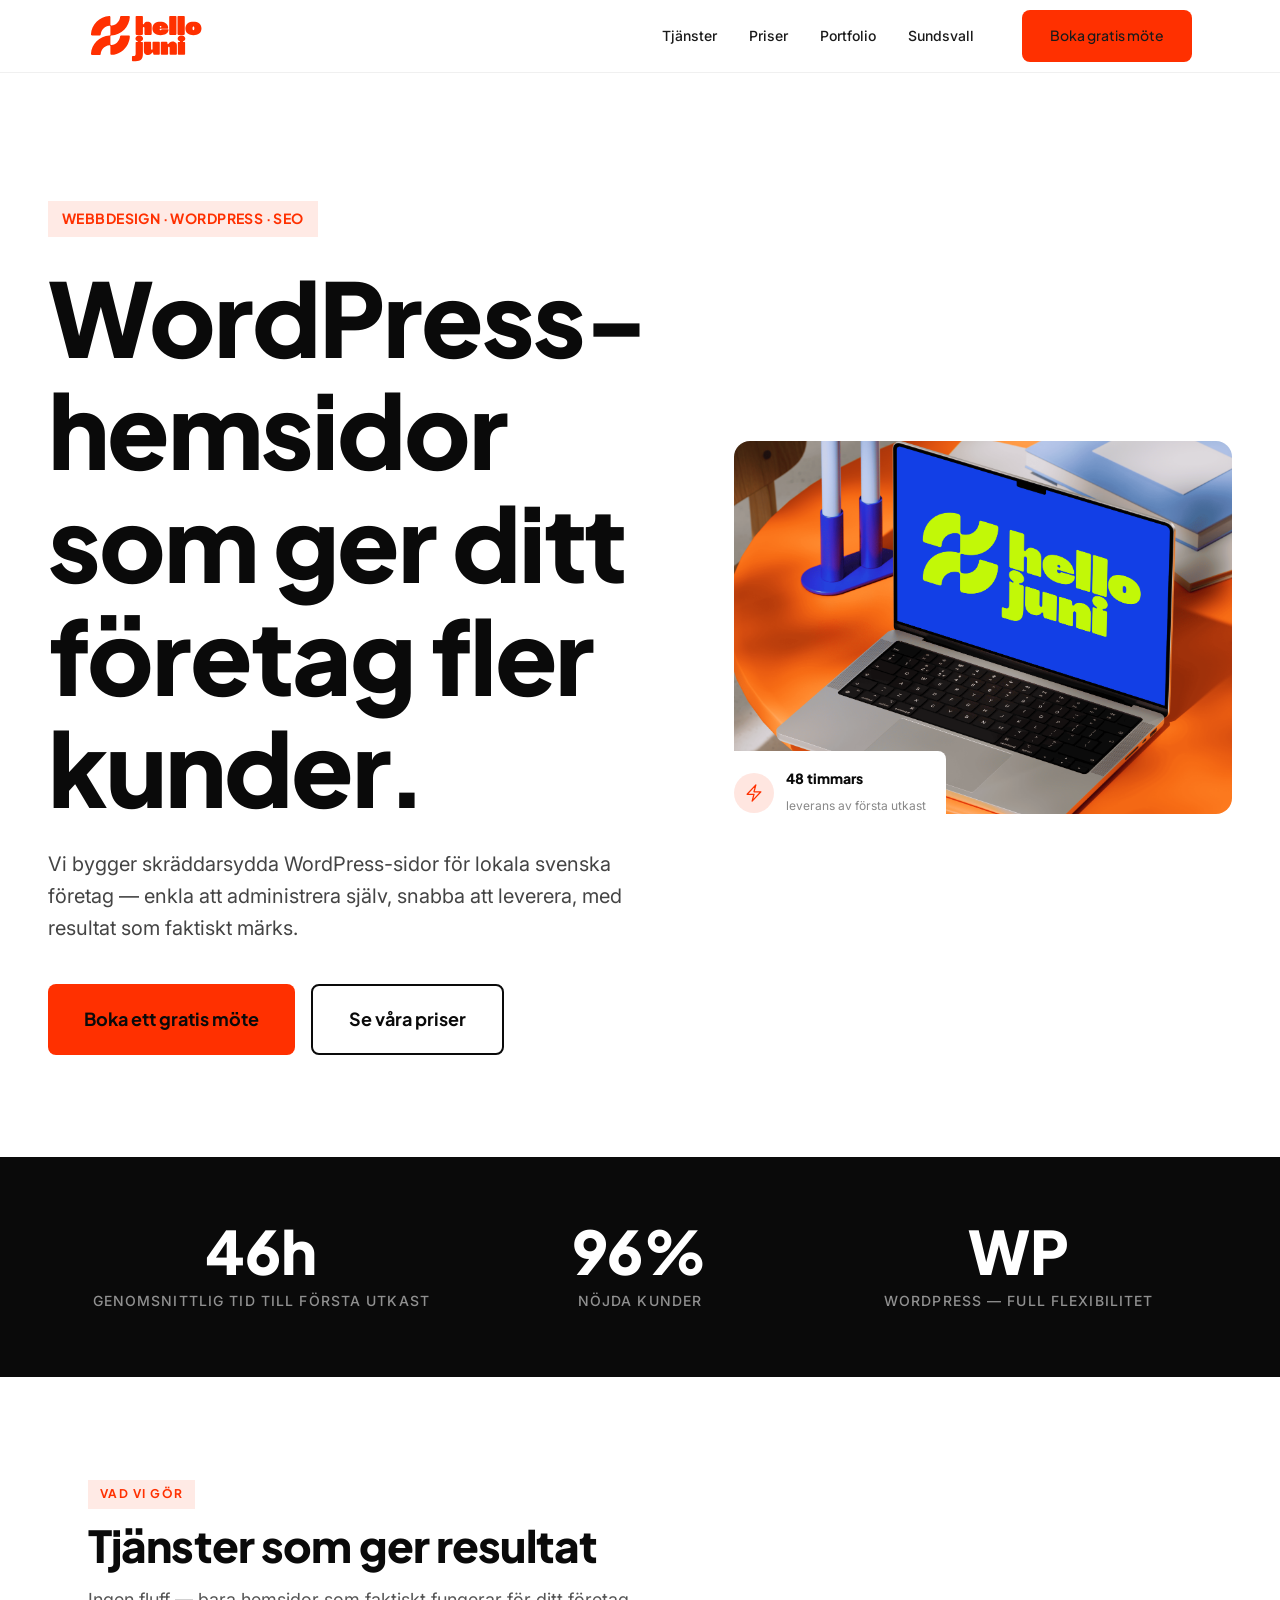
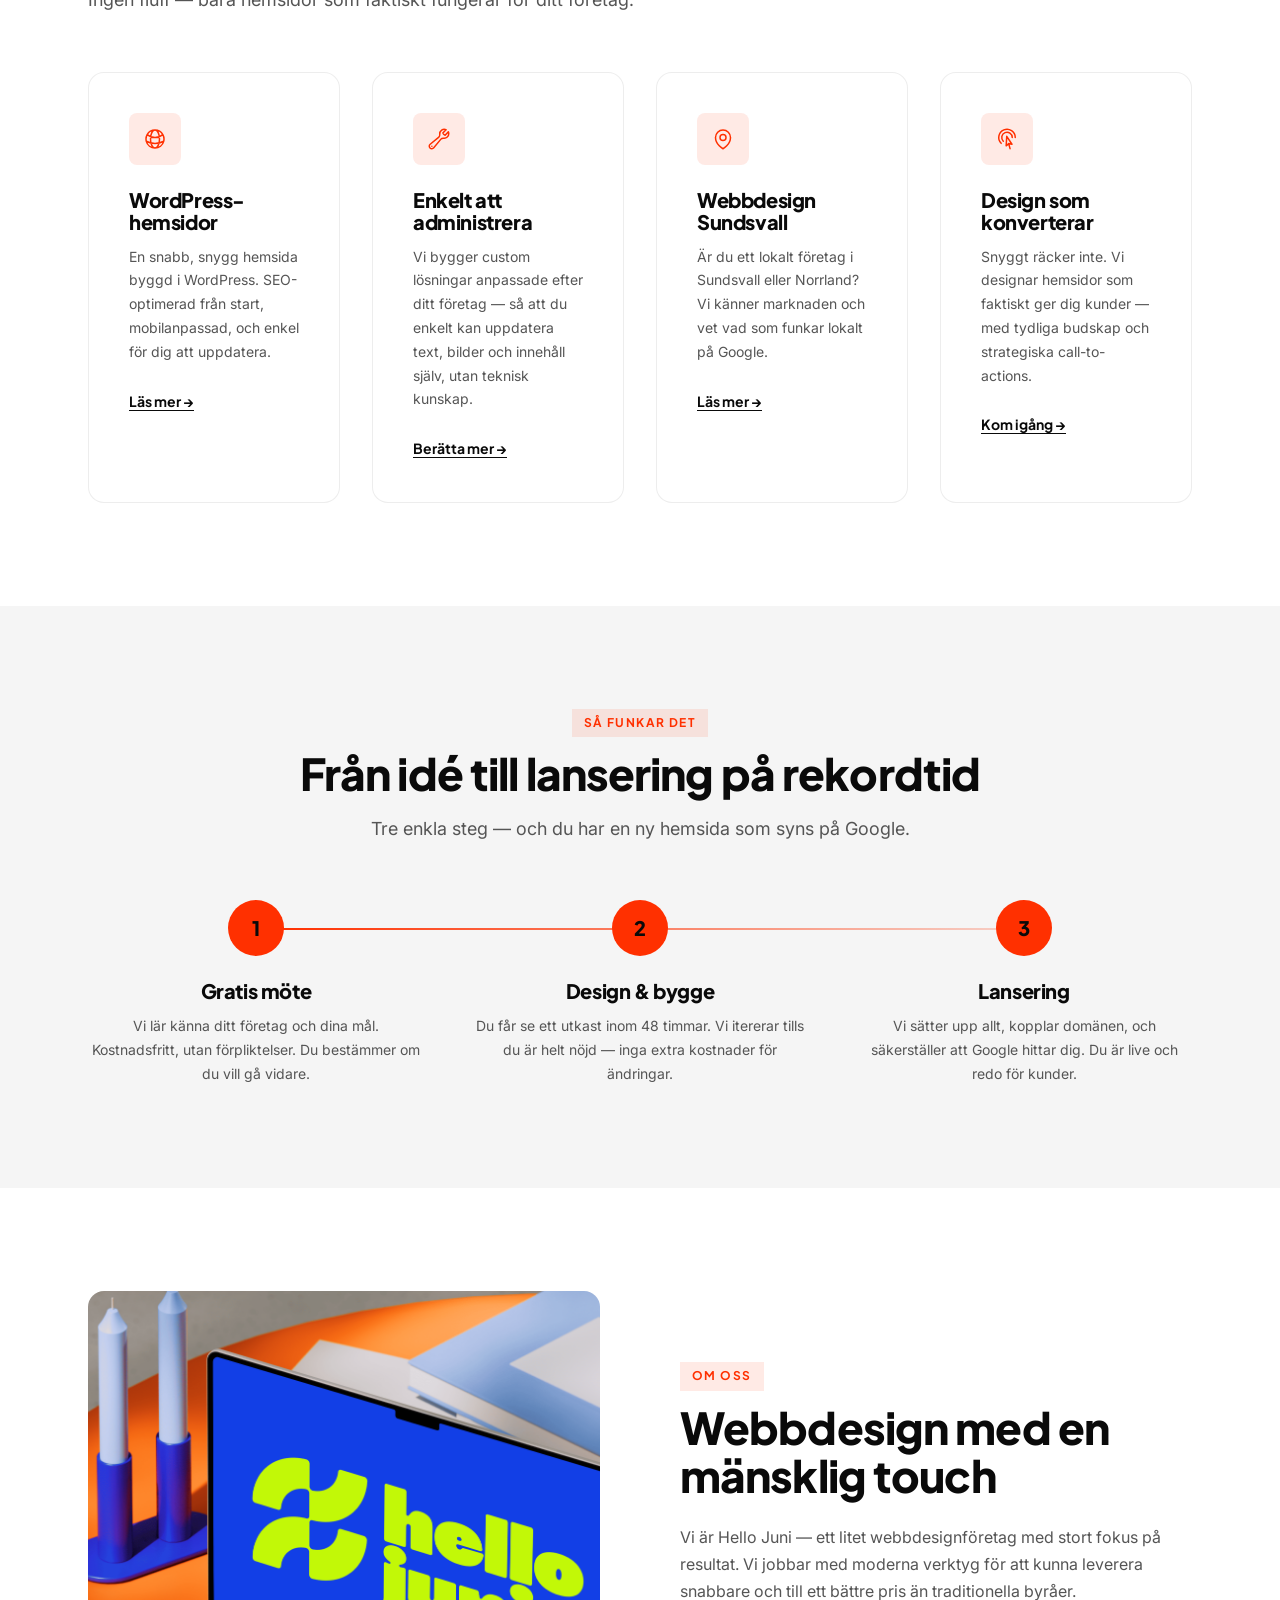
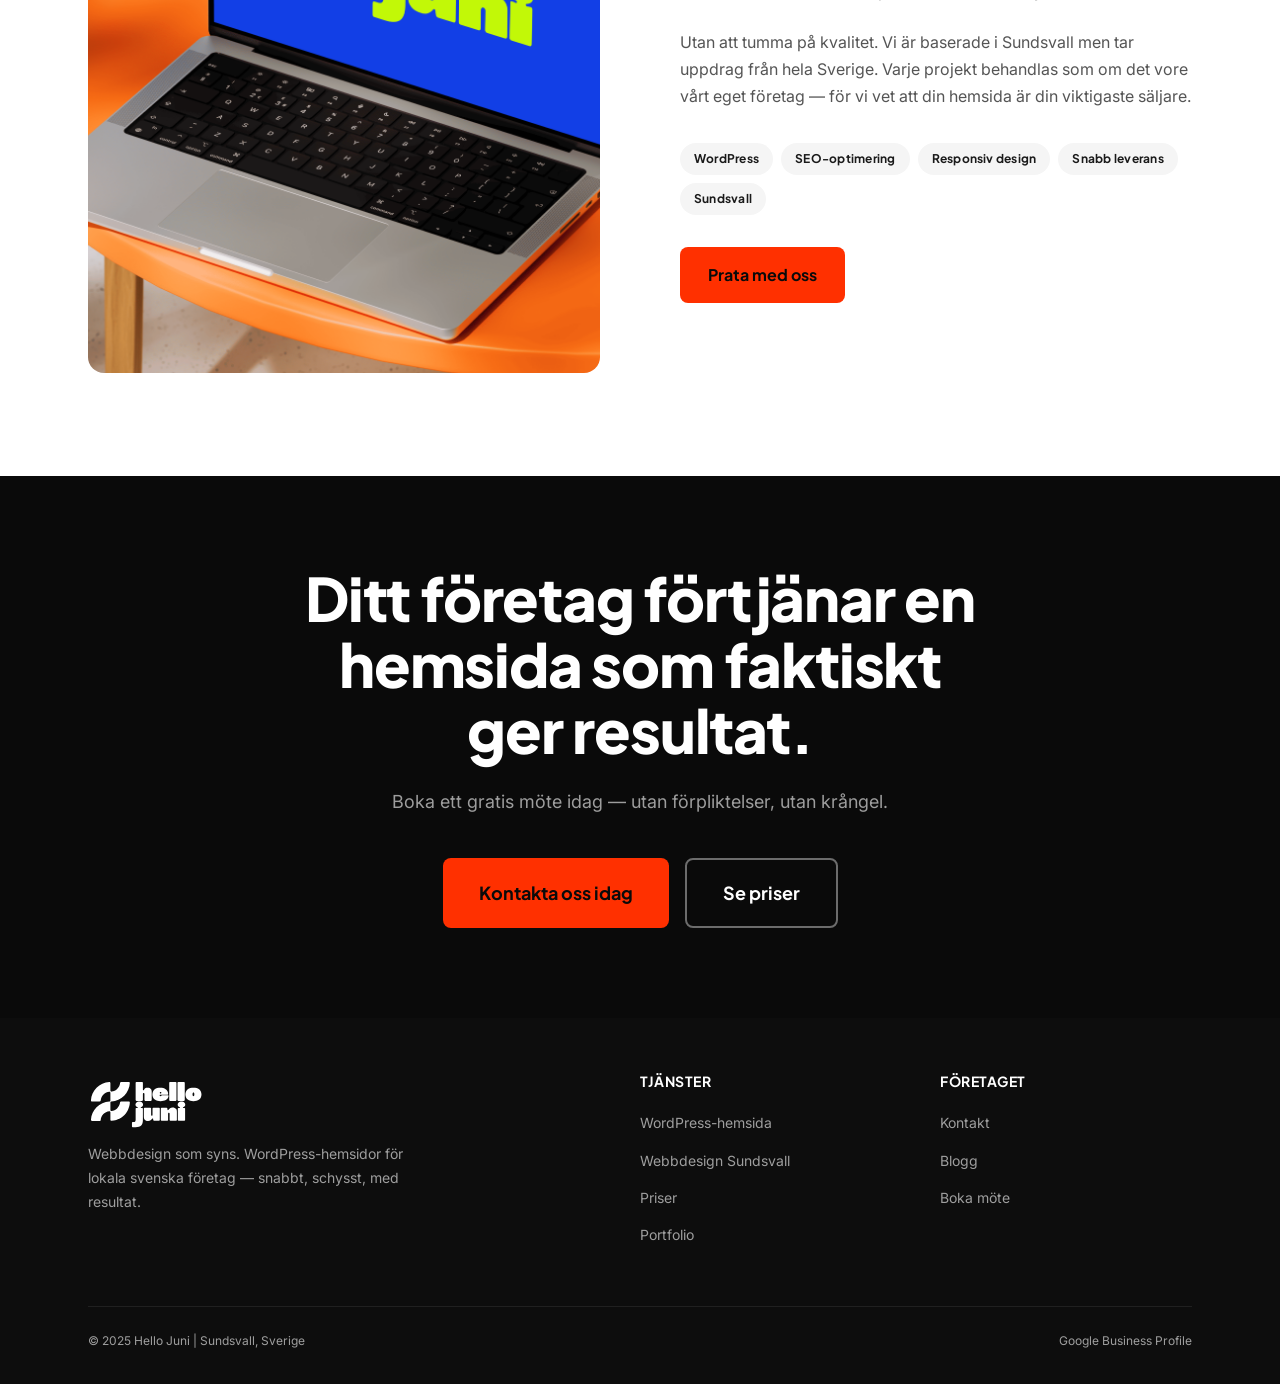
<file: index.html>
<!DOCTYPE html>
<html lang="sv">
<head>
  <meta charset="UTF-8">
  <meta name="viewport" content="width=device-width, initial-scale=1.0">
  <title>Webbdesign för småföretag – Hello Juni</title>
  <meta name="description" content="Hello Juni skapar moderna WordPress-hemsidor för lokala svenska företag. Snabb leverans, schysst pris, resultat som syns. Boka ett gratis möte idag.">
  <link rel="canonical" href="https://hellojuni.se/">
  <link rel="alternate" hreflang="sv" href="https://hellojuni.se/">

  <!-- Open Graph -->
  <meta property="og:title" content="Webbdesign för småföretag – Hello Juni">
  <meta property="og:description" content="Hello Juni skapar moderna WordPress-hemsidor för lokala svenska företag. Snabb leverans, schysst pris, resultat som syns.">
  <meta property="og:url" content="https://hellojuni.se/">
  <meta property="og:type" content="website">
  <meta property="og:locale" content="sv_SE">

  <!-- Schema.org -->
  <script type="application/ld+json">
  {
    "@context": "https://schema.org",
    "@type": "LocalBusiness",
    "name": "Hello Juni",
    "description": "Webbdesign och WordPress-hemsidor för lokala svenska småföretag.",
    "url": "https://hellojuni.se",
    "address": {
      "@type": "PostalAddress",
      "addressLocality": "Sundsvall",
      "addressCountry": "SE"
    },
    "areaServed": ["Sundsvall", "Västernorrland", "Sverige"],
    "serviceType": "Webbdesign"
  }
  </script>

  <link rel="icon" href="assets/images/favi.png" type="image/png">
  <link rel="apple-touch-icon" href="assets/images/favi.png">
  <link rel="stylesheet" href="assets/css/style.css">
  <!-- Google tag (gtag.js) -->
  <script async src="https://www.googletagmanager.com/gtag/js?id=AW-449456714"></script>
  <script>
    window.dataLayer = window.dataLayer || [];
    function gtag(){dataLayer.push(arguments);}
    gtag('js', new Date());
    gtag('config', 'AW-449456714');
  </script>
</head>
<body>

  <!-- Navigation -->
  <nav class="nav" aria-label="Huvudnavigation">
    <div class="container">
      <div class="nav-inner">
        <a href="index.html" class="nav-logo" aria-label="Hello Juni – startsidan"><img src="assets/images/loggajuni.svg" alt="Hello Juni"></a>
        <ul class="nav-links" role="list">
          <li><a href="wordpress-hemsida.html">Tjänster</a></li>
          <li><a href="priser.html">Priser</a></li>
          <li><a href="portfolio.html">Portfolio</a></li>
          <li><a href="webbdesign-sundsvall.html">Sundsvall</a></li>
          <li><a href="kontakt.html" class="btn btn-primary nav-cta">Boka gratis möte</a></li>
        </ul>
        <button class="nav-hamburger" aria-label="Öppna meny" aria-expanded="false">
          <span></span><span></span><span></span>
        </button>
      </div>
    </div>
  </nav>

  <!-- Hero -->
  <section class="hero">
    <div class="container">
      <div class="hero-grid">
        <div class="hero-content">
          <span class="hero-eyebrow">Webbdesign · WordPress · SEO</span>
          <h1>WordPress-hemsidor som ger ditt företag fler kunder.</h1>
          <p class="hero-lead">Vi bygger skräddarsydda WordPress-sidor för lokala svenska företag — enkla att administrera själv, snabba att leverera, med resultat som faktiskt märks.</p>
          <div class="hero-actions">
            <a href="kontakt.html" class="btn btn-primary btn-lg">Boka ett gratis möte</a>
            <a href="priser.html" class="btn btn-secondary btn-lg">Se våra priser</a>
          </div>
        </div>
        <div class="hero-image-wrap animate-fade">
          <img
            src="assets/images/hellojunigoogle.png"
            alt="Webbdesign för lokala företag – Hello Juni"
            width="640"
            height="480"
            fetchpriority="high"
            onerror="this.src='assets/images/hellojunigoogle.png';this.removeAttribute('onerror')"
          >
          <div class="hero-image-badge">
            <div class="badge-icon"><svg xmlns="http://www.w3.org/2000/svg" width="20" height="20" fill="none" viewBox="0 0 24 24" stroke="currentColor" stroke-width="1.5" aria-hidden="true"><path stroke-linecap="round" stroke-linejoin="round" d="m3.75 13.5 10.5-11.25L12 10.5h8.25L9.75 21.75 12 13.5H3.75Z"/></svg></div>
            <div class="badge-text">
              <strong>48 timmars</strong>
              <span>leverans av första utkast</span>
            </div>
          </div>
        </div>
      </div>
    </div>
  </section>

  <!-- Stats -->
  <section class="stats" aria-label="Nyckeltal">
    <div class="container">
      <div class="stats-grid">
        <div class="animate">
          <span class="stat-number" data-target="48" data-suffix="h">48h</span>
          <span class="stat-label">Genomsnittlig tid till första utkast</span>
        </div>
        <div class="animate">
          <span class="stat-number" data-target="100" data-suffix="%">100%</span>
          <span class="stat-label">Nöjda kunder</span>
        </div>
        <div class="animate">
          <span class="stat-number">WP</span>
          <span class="stat-label">WordPress — full flexibilitet</span>
        </div>
      </div>
    </div>
  </section>

  <!-- Services -->
  <section id="tjanster">
    <div class="container">
      <div class="section-header animate">
        <span class="section-eyebrow">Vad vi gör</span>
        <h2>Tjänster som ger resultat</h2>
        <p>Ingen fluff — bara hemsidor som faktiskt fungerar för ditt företag.</p>
      </div>
      <div class="services-grid services-grid-4">
        <article class="service-card animate">
          <div class="service-icon"><svg xmlns="http://www.w3.org/2000/svg" width="24" height="24" fill="none" viewBox="0 0 24 24" stroke="currentColor" stroke-width="1.5" aria-hidden="true"><path stroke-linecap="round" stroke-linejoin="round" d="M12 21a9.004 9.004 0 0 0 8.716-6.747M12 21a9.004 9.004 0 0 1-8.716-6.747M12 21c2.485 0 4.5-4.03 4.5-9S14.485 3 12 3m0 18c-2.485 0-4.5-4.03-4.5-9S9.515 3 12 3m0 0a8.997 8.997 0 0 1 7.843 4.582M12 3a8.997 8.997 0 0 0-7.843 4.582m15.686 0A11.953 11.953 0 0 1 12 10.5c-2.998 0-5.74-1.1-7.843-2.918m15.686 0A8.959 8.959 0 0 1 21 12c0 .778-.099 1.533-.284 2.253m0 0A17.919 17.919 0 0 1 12 16.5c-3.162 0-6.133-.815-8.716-2.247m0 0A9.015 9.015 0 0 1 3 12c0-1.605.42-3.113 1.157-4.418"/></svg></div>
          <h3>WordPress-hemsidor</h3>
          <p>En snabb, snygg hemsida byggd i WordPress. SEO-optimerad från start, mobilanpassad, och enkel för dig att uppdatera.</p>
          <a href="wordpress-hemsida.html" class="service-link">Läs mer →</a>
        </article>
        <article class="service-card animate">
          <div class="service-icon"><svg xmlns="http://www.w3.org/2000/svg" width="24" height="24" fill="none" viewBox="0 0 24 24" stroke="currentColor" stroke-width="1.5" aria-hidden="true"><path stroke-linecap="round" stroke-linejoin="round" d="M21.75 6.75a4.5 4.5 0 0 1-4.884 4.484c-1.076-.091-2.264.071-2.95.904l-7.152 8.684a2.548 2.548 0 1 1-3.586-3.586l8.684-7.152c.833-.686.995-1.874.904-2.95a4.5 4.5 0 0 1 6.336-4.486l-3.276 3.276a3.004 3.004 0 0 0 2.25 2.25l3.276-3.276c.256.565.398 1.192.398 1.852Z"/><path stroke-linecap="round" stroke-linejoin="round" d="M4.867 19.125h.008v.008h-.008v-.008Z"/></svg></div>
          <h3>Enkelt att administrera</h3>
          <p>Vi bygger custom lösningar anpassade efter ditt företag — så att du enkelt kan uppdatera text, bilder och innehåll själv, utan teknisk kunskap.</p>
          <a href="kontakt.html" class="service-link">Berätta mer →</a>
        </article>
        <article class="service-card animate">
          <div class="service-icon"><svg xmlns="http://www.w3.org/2000/svg" width="24" height="24" fill="none" viewBox="0 0 24 24" stroke="currentColor" stroke-width="1.5" aria-hidden="true"><path stroke-linecap="round" stroke-linejoin="round" d="M15 10.5a3 3 0 1 1-6 0 3 3 0 0 1 6 0Z"/><path stroke-linecap="round" stroke-linejoin="round" d="M19.5 10.5c0 7.142-7.5 11.25-7.5 11.25S4.5 17.642 4.5 10.5a7.5 7.5 0 1 1 15 0Z"/></svg></div>
          <h3>Webbdesign Sundsvall</h3>
          <p>Är du ett lokalt företag i Sundsvall eller Norrland? Vi känner marknaden och vet vad som funkar lokalt på Google.</p>
          <a href="webbdesign-sundsvall.html" class="service-link">Läs mer →</a>
        </article>
        <article class="service-card animate">
          <div class="service-icon"><svg xmlns="http://www.w3.org/2000/svg" width="24" height="24" fill="none" viewBox="0 0 24 24" stroke="currentColor" stroke-width="1.5" aria-hidden="true"><path stroke-linecap="round" stroke-linejoin="round" d="M15.042 21.672 13.684 16.6m0 0-2.51 2.225.569-9.47 5.227 7.917-3.286-.672Zm-7.518-.267A8.25 8.25 0 1 1 20.25 10.5M8.288 14.212A5.25 5.25 0 1 1 17.25 10.5"/></svg></div>
          <h3>Design som konverterar</h3>
          <p>Snyggt räcker inte. Vi designar hemsidor som faktiskt ger dig kunder — med tydliga budskap och strategiska call-to-actions.</p>
          <a href="kontakt.html" class="service-link">Kom igång →</a>
        </article>
      </div>
    </div>
  </section>

  <!-- Process -->
  <section class="process">
    <div class="container">
      <div class="section-header text-center animate">
        <span class="section-eyebrow">Så funkar det</span>
        <h2>Från idé till lansering på rekordtid</h2>
        <p>Tre enkla steg — och du har en ny hemsida som syns på Google.</p>
      </div>
      <div class="process-steps">
        <div class="step animate">
          <div class="step-number">1</div>
          <h3>Gratis möte</h3>
          <p>Vi lär känna ditt företag och dina mål. Kostnadsfritt, utan förpliktelser. Du bestämmer om du vill gå vidare.</p>
        </div>
        <div class="step animate">
          <div class="step-number">2</div>
          <h3>Design &amp; bygge</h3>
          <p>Du får se ett utkast inom 48 timmar. Vi itererar tills du är helt nöjd — inga extra kostnader för ändringar.</p>
        </div>
        <div class="step animate">
          <div class="step-number">3</div>
          <h3>Lansering</h3>
          <p>Vi sätter upp allt, kopplar domänen, och säkerställer att Google hittar dig. Du är live och redo för kunder.</p>
        </div>
      </div>
    </div>
  </section>

  <!-- About -->
  <section class="about">
    <div class="container">
      <div class="about-grid">
        <img
          src="assets/images/hellojunigoogle.png"
          alt="Hello Juni — webbdesign med personlig service"
          width="480"
          height="640"
          loading="lazy"
          class="about-image animate-fade"
          onerror="this.src='assets/images/hellojunigoogle.png';this.removeAttribute('onerror')"
        >
        <div class="about-content animate">
          <span class="section-eyebrow">Om oss</span>
          <h2>Webbdesign med en mänsklig touch</h2>
          <p>Vi är Hello Juni — ett litet webbdesignföretag med stort fokus på resultat. Vi jobbar med moderna verktyg för att kunna leverera snabbare och till ett bättre pris än traditionella byråer.</p>
          <p>Utan att tumma på kvalitet. Vi är baserade i Sundsvall men tar uppdrag från hela Sverige. Varje projekt behandlas som om det vore vårt eget företag — för vi vet att din hemsida är din viktigaste säljare.</p>
          <div class="about-tags">
            <span class="tag">WordPress</span>
            <span class="tag">SEO-optimering</span>
            <span class="tag">Responsiv design</span>
            <span class="tag">Snabb leverans</span>
            <span class="tag">Sundsvall</span>
          </div>
          <a href="kontakt.html" class="btn btn-primary mt-4">Prata med oss</a>
        </div>
      </div>
    </div>
  </section>

  <!-- CTA Banner -->
  <section class="cta-banner">
    <div class="container">
      <h2 class="animate">Ditt företag förtjänar en hemsida som faktiskt ger resultat.</h2>
      <p class="animate">Boka ett gratis möte idag — utan förpliktelser, utan krångel.</p>
      <div class="cta-actions animate">
        <a href="kontakt.html" class="btn btn-primary btn-lg">Kontakta oss idag</a>
        <a href="priser.html" class="btn btn-outline-white btn-lg">Se priser</a>
      </div>
    </div>
  </section>

  <!-- Footer -->
  <footer class="footer">
    <div class="container">
      <div class="footer-grid">
        <div class="footer-brand">
          <a href="index.html" class="nav-logo footer-logo" aria-label="Hello Juni – startsidan"><img src="assets/images/loggajuni.svg" alt="Hello Juni"></a>
          <p>Webbdesign som syns. WordPress-hemsidor för lokala svenska företag — snabbt, schysst, med resultat.</p>
        </div>
        <nav aria-label="Sidfotslänkar tjänster">
          <div class="footer-col">
            <h4>Tjänster</h4>
            <ul role="list">
              <li><a href="wordpress-hemsida.html">WordPress-hemsida</a></li>
              <li><a href="webbdesign-sundsvall.html">Webbdesign Sundsvall</a></li>
              <li><a href="priser.html">Priser</a></li>
              <li><a href="portfolio.html">Portfolio</a></li>
            </ul>
          </div>
        </nav>
        <nav aria-label="Sidfotslänkar övrigt">
          <div class="footer-col">
            <h4>Företaget</h4>
            <ul role="list">
              <li><a href="kontakt.html">Kontakt</a></li>
              <li><a href="blogg/index.html">Blogg</a></li>
              <li><a href="kontakt.html">Boka möte</a></li>
            </ul>
          </div>
        </nav>
      </div>
      <div class="footer-bottom">
        <span>© 2025 Hello Juni | Sundsvall, Sverige</span>
        <a href="https://g.page/r/PLACEHOLDER" rel="noopener">Google Business Profile</a>
      </div>
    </div>
  </footer>

  <script src="assets/js/main.js" defer></script>
</body>
</html>
</file>
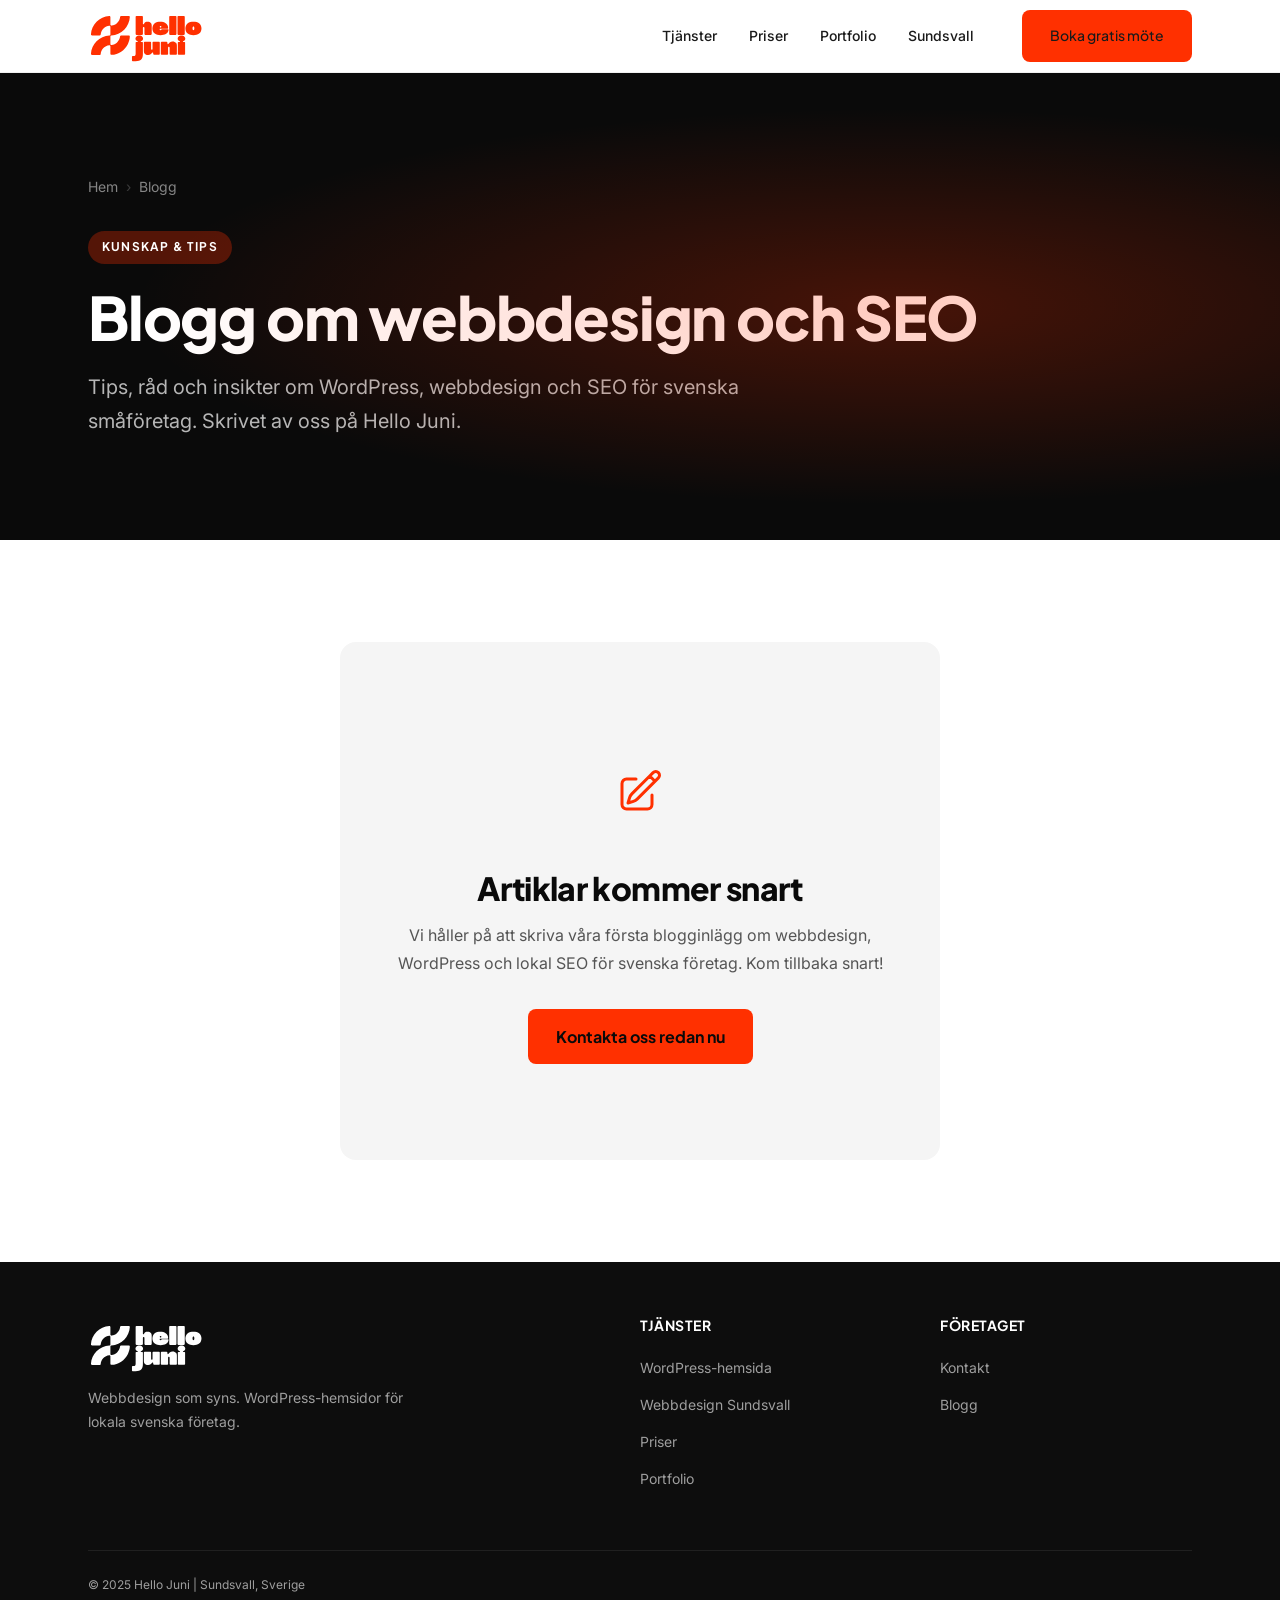
<file: blogg/index.html>
<!DOCTYPE html>
<html lang="sv">
<head>
  <meta charset="UTF-8">
  <meta name="viewport" content="width=device-width, initial-scale=1.0">
  <title>Blogg om webbdesign och SEO – Hello Juni</title>
  <meta name="description" content="Tips och råd om webbdesign, WordPress och SEO för svenska småföretag. Hello Junis blogg.">
  <link rel="canonical" href="https://hellojuni.se/blogg/">
  <link rel="alternate" hreflang="sv" href="https://hellojuni.se/blogg/">

  <!-- Open Graph -->
  <meta property="og:title" content="Blogg om webbdesign och SEO – Hello Juni">
  <meta property="og:description" content="Tips och råd om webbdesign, WordPress och SEO för svenska småföretag.">
  <meta property="og:url" content="https://hellojuni.se/blogg/">
  <meta property="og:type" content="website">
  <meta property="og:locale" content="sv_SE">

  <link rel="icon" href="../assets/images/favi.png" type="image/png">
  <link rel="apple-touch-icon" href="../assets/images/favi.png">
  <link rel="stylesheet" href="../assets/css/style.css">
  <!-- Google tag (gtag.js) -->
  <script async src="https://www.googletagmanager.com/gtag/js?id=AW-449456714"></script>
  <script>
    window.dataLayer = window.dataLayer || [];
    function gtag(){dataLayer.push(arguments);}
    gtag('js', new Date());
    gtag('config', 'AW-449456714');
  </script>
</head>
<body>

  <!-- Navigation -->
  <nav class="nav" aria-label="Huvudnavigation">
    <div class="container">
      <div class="nav-inner">
        <a href="../index.html" class="nav-logo" aria-label="Hello Juni – startsidan"><img src="../assets/images/loggajuni.svg" alt="Hello Juni"></a>
        <ul class="nav-links" role="list">
          <li><a href="../wordpress-hemsida.html">Tjänster</a></li>
          <li><a href="../priser.html">Priser</a></li>
          <li><a href="../portfolio.html">Portfolio</a></li>
          <li><a href="../webbdesign-sundsvall.html">Sundsvall</a></li>
          <li><a href="../kontakt.html" class="btn btn-primary nav-cta">Boka gratis möte</a></li>
        </ul>
        <button class="nav-hamburger" aria-label="Öppna meny" aria-expanded="false">
          <span></span><span></span><span></span>
        </button>
      </div>
    </div>
  </nav>

  <!-- Page Hero -->
  <section class="page-hero">
    <div class="container">
      <nav class="breadcrumb" aria-label="Brödsmulor">
        <a href="../index.html">Hem</a>
        <span class="breadcrumb-sep">›</span>
        <span>Blogg</span>
      </nav>
      <span class="page-hero-eyebrow">Kunskap &amp; tips</span>
      <h1>Blogg om webbdesign och SEO</h1>
      <p>Tips, råd och insikter om WordPress, webbdesign och SEO för svenska småföretag. Skrivet av oss på Hello Juni.</p>
    </div>
  </section>

  <!-- Placeholder -->
  <section>
    <div class="container">
      <div class="portfolio-placeholder animate">
        <div class="placeholder-icon"><svg xmlns="http://www.w3.org/2000/svg" width="48" height="48" fill="none" viewBox="0 0 24 24" stroke="currentColor" stroke-width="1.5" aria-hidden="true"><path stroke-linecap="round" stroke-linejoin="round" d="m16.862 4.487 1.687-1.688a1.875 1.875 0 1 1 2.652 2.652L10.582 16.07a4.5 4.5 0 0 1-1.897 1.13L6 18l.8-2.685a4.5 4.5 0 0 1 1.13-1.897l8.932-8.931Zm0 0L19.5 7.125M18 14v4.75A2.25 2.25 0 0 1 15.75 21H5.25A2.25 2.25 0 0 1 3 18.75V8.25A2.25 2.25 0 0 1 5.25 6H10"/></svg></div>
        <h2>Artiklar kommer snart</h2>
        <p>Vi håller på att skriva våra första blogginlägg om webbdesign, WordPress och lokal SEO för svenska företag. Kom tillbaka snart!</p>
        <a href="../kontakt.html" class="btn btn-primary mt-4">Kontakta oss redan nu</a>
      </div>
    </div>
  </section>

  <!-- Footer -->
  <footer class="footer">
    <div class="container">
      <div class="footer-grid">
        <div class="footer-brand">
          <a href="../index.html" class="nav-logo footer-logo" aria-label="Hello Juni – startsidan"><img src="../assets/images/loggajuni.svg" alt="Hello Juni"></a>
          <p>Webbdesign som syns. WordPress-hemsidor för lokala svenska företag.</p>
        </div>
        <nav aria-label="Sidfotslänkar tjänster">
          <div class="footer-col">
            <h4>Tjänster</h4>
            <ul role="list">
              <li><a href="../wordpress-hemsida.html">WordPress-hemsida</a></li>
              <li><a href="../webbdesign-sundsvall.html">Webbdesign Sundsvall</a></li>
              <li><a href="../priser.html">Priser</a></li>
              <li><a href="../portfolio.html">Portfolio</a></li>
            </ul>
          </div>
        </nav>
        <nav aria-label="Sidfotslänkar övrigt">
          <div class="footer-col">
            <h4>Företaget</h4>
            <ul role="list">
              <li><a href="../kontakt.html">Kontakt</a></li>
              <li><a href="index.html">Blogg</a></li>
            </ul>
          </div>
        </nav>
      </div>
      <div class="footer-bottom">
        <span>© 2025 Hello Juni | Sundsvall, Sverige</span>
      </div>
    </div>
  </footer>

  <script src="../assets/js/main.js" defer></script>
</body>
</html>
</file>
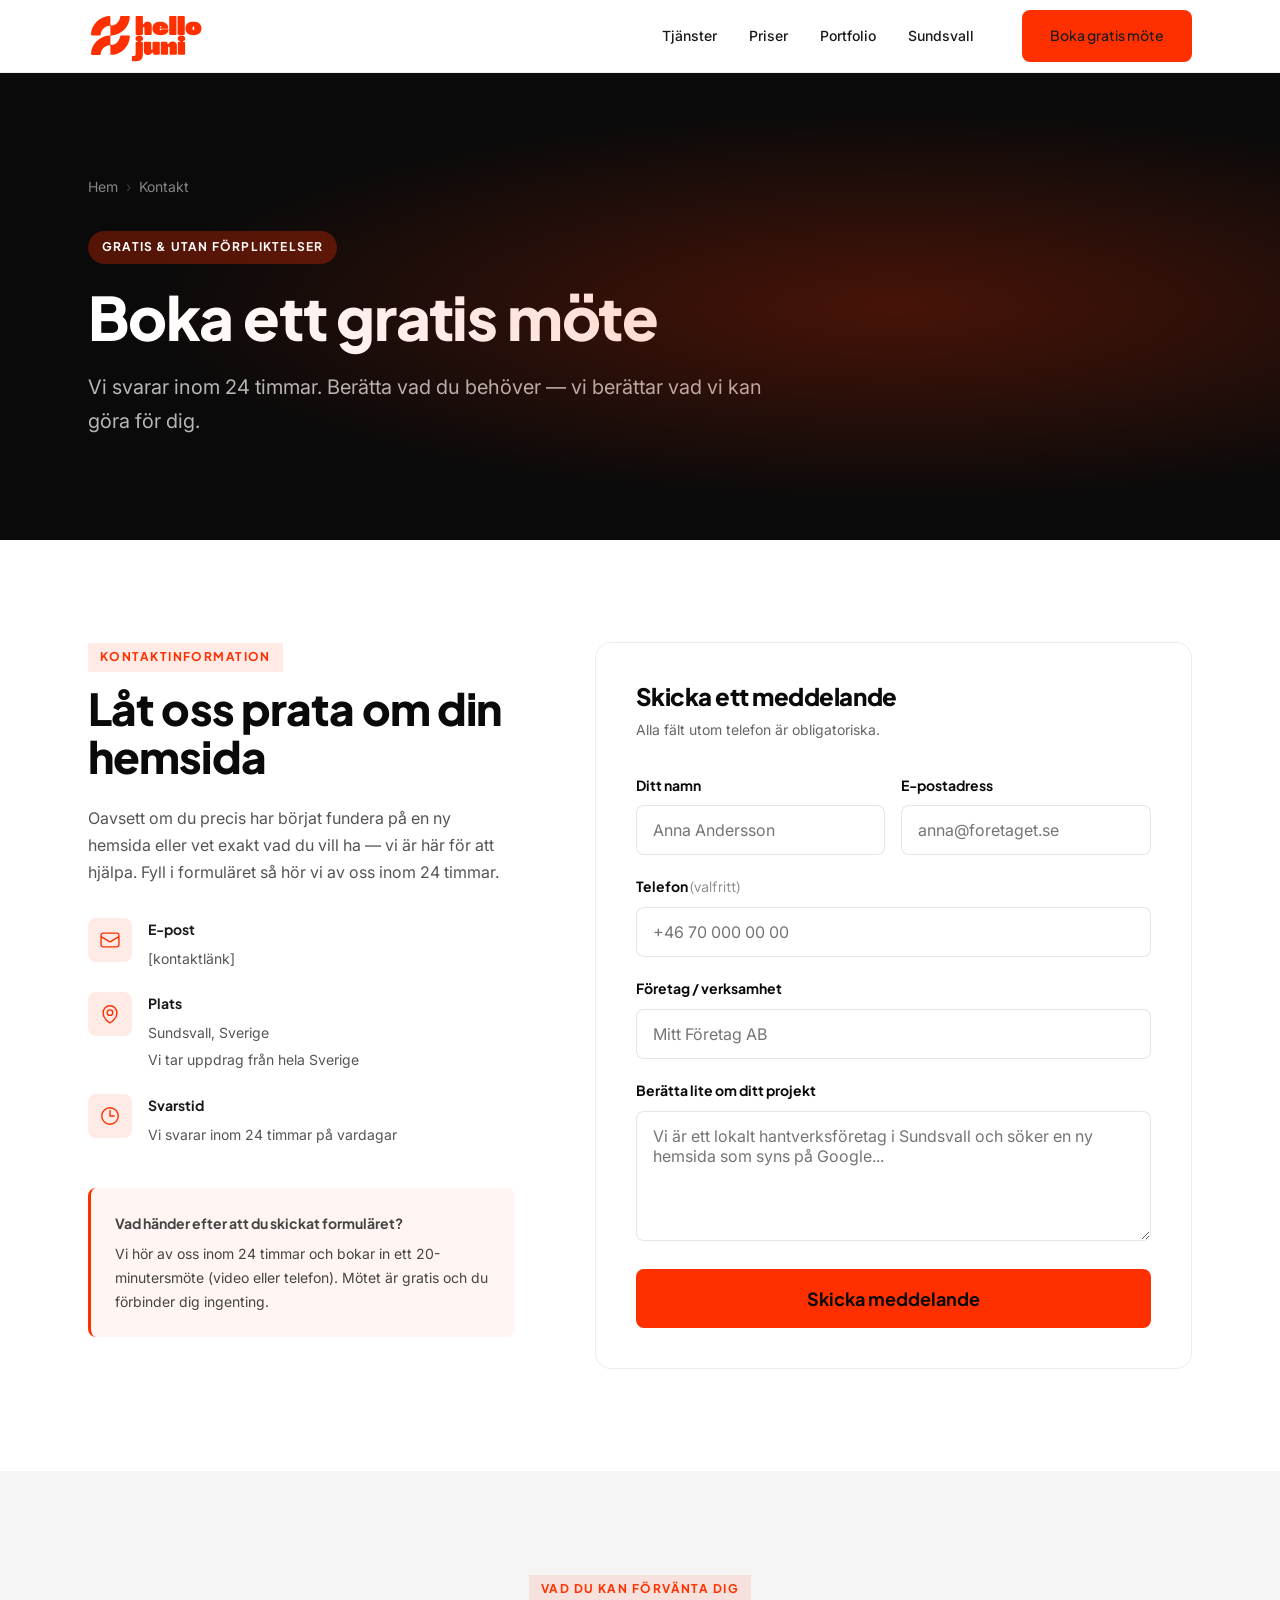
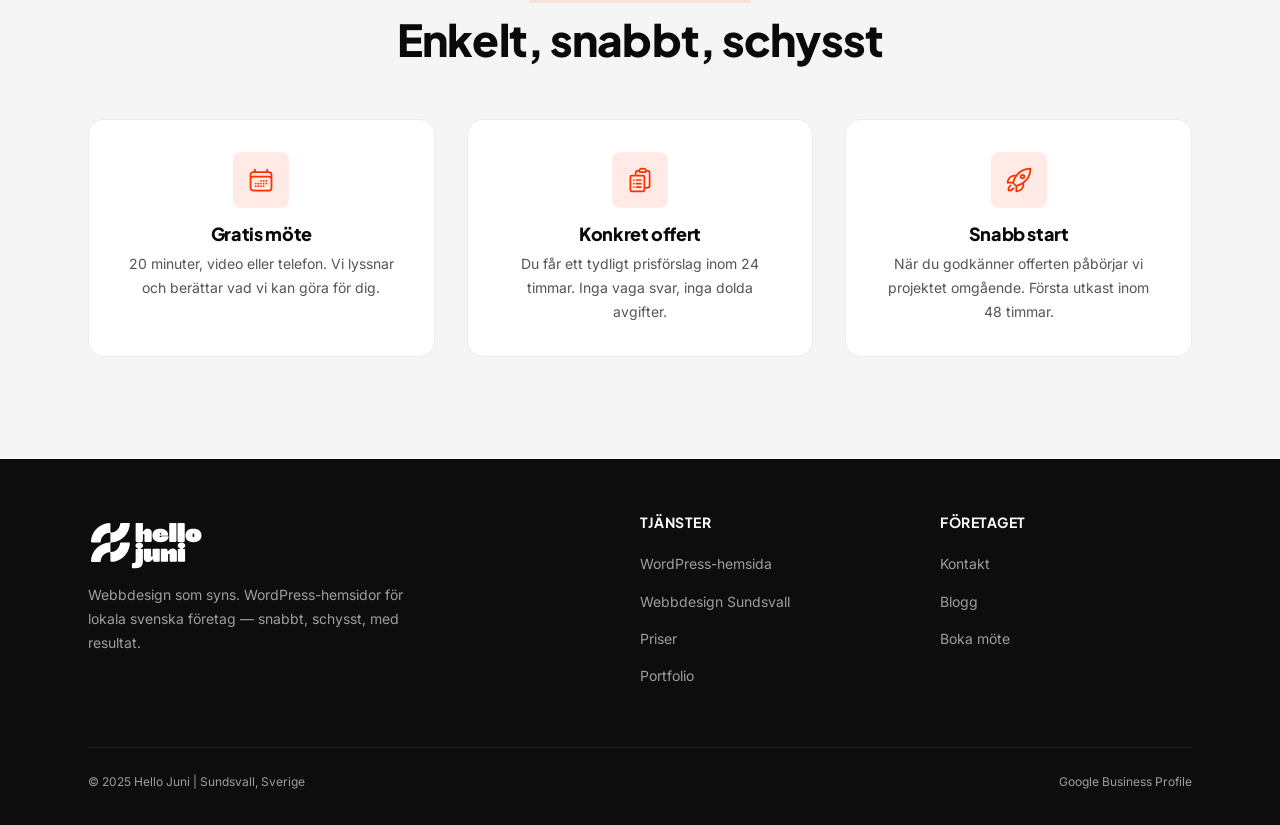
<file: kontakt.html>
<!DOCTYPE html>
<html lang="sv">
<head>
  <meta charset="UTF-8">
  <meta name="viewport" content="width=device-width, initial-scale=1.0">
  <title>Kontakta Hello Juni – Boka gratis möte</title>
  <meta name="description" content="Kontakta Hello Juni för ett kostnadsfritt möte om din nya hemsida. Vi svarar inom 24 timmar.">
  <link rel="canonical" href="https://hellojuni.se/kontakt.html">
  <link rel="alternate" hreflang="sv" href="https://hellojuni.se/kontakt.html">

  <!-- Open Graph -->
  <meta property="og:title" content="Kontakta Hello Juni – Boka gratis möte">
  <meta property="og:description" content="Kontakta Hello Juni för ett kostnadsfritt möte om din nya hemsida. Vi svarar inom 24 timmar.">
  <meta property="og:url" content="https://hellojuni.se/kontakt.html">
  <meta property="og:type" content="website">
  <meta property="og:locale" content="sv_SE">

  <!-- Schema.org ContactPage -->
  <script type="application/ld+json">
  {
    "@context": "https://schema.org",
    "@type": "ContactPage",
    "name": "Kontakta Hello Juni",
    "description": "Boka ett gratis möte med Hello Juni — webbdesign och WordPress-hemsidor.",
    "url": "https://hellojuni.se/kontakt.html",
    "mainEntity": {
      "@type": "LocalBusiness",
      "name": "Hello Juni",
      "url": "https://hellojuni.se",
      "address": {
        "@type": "PostalAddress",
        "addressLocality": "Sundsvall",
        "addressCountry": "SE"
      },
      "contactPoint": {
        "@type": "ContactPoint",
        "contactType": "customer service",
        "availableLanguage": "Swedish"
      }
    }
  }
  </script>

  <link rel="icon" href="assets/images/favi.png" type="image/png">
  <link rel="apple-touch-icon" href="assets/images/favi.png">
  <link rel="stylesheet" href="assets/css/style.css">
  <!-- Google tag (gtag.js) -->
  <script async src="https://www.googletagmanager.com/gtag/js?id=AW-449456714"></script>
  <script>
    window.dataLayer = window.dataLayer || [];
    function gtag(){dataLayer.push(arguments);}
    gtag('js', new Date());
    gtag('config', 'AW-449456714');
  </script>
</head>
<body>

  <!-- Navigation -->
  <nav class="nav" aria-label="Huvudnavigation">
    <div class="container">
      <div class="nav-inner">
        <a href="index.html" class="nav-logo" aria-label="Hello Juni – startsidan"><img src="assets/images/loggajuni.svg" alt="Hello Juni"></a>
        <ul class="nav-links" role="list">
          <li><a href="wordpress-hemsida.html">Tjänster</a></li>
          <li><a href="priser.html">Priser</a></li>
          <li><a href="portfolio.html">Portfolio</a></li>
          <li><a href="webbdesign-sundsvall.html">Sundsvall</a></li>
          <li><a href="kontakt.html" class="btn btn-primary nav-cta">Boka gratis möte</a></li>
        </ul>
        <button class="nav-hamburger" aria-label="Öppna meny" aria-expanded="false">
          <span></span><span></span><span></span>
        </button>
      </div>
    </div>
  </nav>

  <!-- Page Hero -->
  <section class="page-hero">
    <div class="container">
      <nav class="breadcrumb" aria-label="Brödsmulor">
        <a href="index.html">Hem</a>
        <span class="breadcrumb-sep">›</span>
        <span>Kontakt</span>
      </nav>
      <span class="page-hero-eyebrow">Gratis &amp; utan förpliktelser</span>
      <h1>Boka ett gratis möte</h1>
      <p>Vi svarar inom 24 timmar. Berätta vad du behöver — vi berättar vad vi kan göra för dig.</p>
    </div>
  </section>

  <!-- Contact form + info -->
  <section>
    <div class="container">
      <div class="contact-grid">

        <!-- Info column -->
        <div class="contact-info animate">
          <span class="section-eyebrow">Kontaktinformation</span>
          <h2>Låt oss prata om din hemsida</h2>
          <p>Oavsett om du precis har börjat fundera på en ny hemsida eller vet exakt vad du vill ha — vi är här för att hjälpa. Fyll i formuläret så hör vi av oss inom 24 timmar.</p>

          <div class="contact-detail">
            <div class="contact-detail-icon"><svg xmlns="http://www.w3.org/2000/svg" width="22" height="22" fill="none" viewBox="0 0 24 24" stroke="currentColor" stroke-width="1.5" aria-hidden="true"><path stroke-linecap="round" stroke-linejoin="round" d="M21.75 6.75v10.5a2.25 2.25 0 0 1-2.25 2.25h-15a2.25 2.25 0 0 1-2.25-2.25V6.75m19.5 0A2.25 2.25 0 0 0 19.5 4.5h-15a2.25 2.25 0 0 0-2.25 2.25m19.5 0v.243a2.25 2.25 0 0 1-1.07 1.916l-7.5 4.615a2.25 2.25 0 0 1-2.36 0L3.32 8.91a2.25 2.25 0 0 1-1.07-1.916V6.75"/></svg></div>
            <div class="contact-detail-text">
              <strong>E-post</strong>
              <span><a href="mailto:[kontaktlänk]">[kontaktlänk]</a></span>
            </div>
          </div>
          <div class="contact-detail">
            <div class="contact-detail-icon"><svg xmlns="http://www.w3.org/2000/svg" width="22" height="22" fill="none" viewBox="0 0 24 24" stroke="currentColor" stroke-width="1.5" aria-hidden="true"><path stroke-linecap="round" stroke-linejoin="round" d="M15 10.5a3 3 0 1 1-6 0 3 3 0 0 1 6 0Z"/><path stroke-linecap="round" stroke-linejoin="round" d="M19.5 10.5c0 7.142-7.5 11.25-7.5 11.25S4.5 17.642 4.5 10.5a7.5 7.5 0 1 1 15 0Z"/></svg></div>
            <div class="contact-detail-text">
              <strong>Plats</strong>
              <span>Sundsvall, Sverige<br>Vi tar uppdrag från hela Sverige</span>
            </div>
          </div>
          <div class="contact-detail">
            <div class="contact-detail-icon"><svg xmlns="http://www.w3.org/2000/svg" width="22" height="22" fill="none" viewBox="0 0 24 24" stroke="currentColor" stroke-width="1.5" aria-hidden="true"><path stroke-linecap="round" stroke-linejoin="round" d="M12 6v6h4.5m4.5 0a9 9 0 1 1-18 0 9 9 0 0 1 18 0Z"/></svg></div>
            <div class="contact-detail-text">
              <strong>Svarstid</strong>
              <span>Vi svarar inom 24 timmar på vardagar</span>
            </div>
          </div>

          <div style="margin-top:2.5rem;padding:1.5rem;background:rgba(255,87,51,0.06);border-radius:var(--radius);border-left:3px solid var(--accent)">
            <p style="font-size:var(--text-sm);color:#444;margin-bottom:0"><strong style="font-family:'Plus Jakarta Sans',sans-serif;display:block;margin-bottom:0.4rem">Vad händer efter att du skickat formuläret?</strong>Vi hör av oss inom 24 timmar och bokar in ett 20-minutersmöte (video eller telefon). Mötet är gratis och du förbinder dig ingenting.</p>
          </div>
        </div>

        <!-- Form column -->
        <div class="animate">
          <div class="form-wrap">
            <h2 style="font-size:var(--text-2xl);margin-bottom:0.5rem">Skicka ett meddelande</h2>
            <p style="font-size:var(--text-sm);color:#666;margin-bottom:2rem">Alla fält utom telefon är obligatoriska.</p>
            <form
              class="contact-form"
              action="https://formspree.io/f/xdawogla"
              method="POST"
              novalidate
            >
              <div class="form-row-cols">
                <div class="form-row">
                  <label for="name">Ditt namn</label>
                  <input type="text" id="name" name="name" placeholder="Anna Andersson" required autocomplete="name">
                </div>
                <div class="form-row">
                  <label for="email">E-postadress</label>
                  <input type="email" id="email" name="email" placeholder="anna@foretaget.se" required autocomplete="email">
                </div>
              </div>
              <div class="form-row">
                <label for="phone">Telefon <span style="font-weight:400;color:var(--gray-mid)">(valfritt)</span></label>
                <input type="tel" id="phone" name="phone" placeholder="+46 70 000 00 00" autocomplete="tel">
              </div>
              <div class="form-row">
                <label for="company">Företag / verksamhet</label>
                <input type="text" id="company" name="company" placeholder="Mitt Företag AB" required autocomplete="organization">
              </div>
              <div class="form-row">
                <label for="message">Berätta lite om ditt projekt</label>
                <textarea id="message" name="message" placeholder="Vi är ett lokalt hantverksföretag i Sundsvall och söker en ny hemsida som syns på Google..." required></textarea>
              </div>
              <input type="hidden" name="_subject" value="Ny kontaktförfrågan — hellojuni.se">
              <input type="hidden" name="_next" value="https://hellojuni.se/kontakt.html?skickat=1">
              <button type="submit" class="btn btn-primary btn-lg" style="width:100%;justify-content:center">Skicka meddelande</button>
            </form>
          </div>
        </div>

      </div>
    </div>
  </section>

  <!-- Reassurance -->
  <section style="background:var(--gray-light)">
    <div class="container">
      <div class="section-header text-center animate">
        <span class="section-eyebrow">Vad du kan förvänta dig</span>
        <h2>Enkelt, snabbt, schysst</h2>
      </div>
      <div style="display:grid;grid-template-columns:repeat(3,1fr);gap:2rem">
        <div class="card text-center animate" style="text-align:center">
          <div style="width:56px;height:56px;background:rgba(255,48,0,0.1);border-radius:var(--radius);display:flex;align-items:center;justify-content:center;margin:0 auto 1rem;color:var(--accent)"><svg xmlns="http://www.w3.org/2000/svg" width="28" height="28" fill="none" viewBox="0 0 24 24" stroke="currentColor" stroke-width="1.5" aria-hidden="true"><path stroke-linecap="round" stroke-linejoin="round" d="M6.75 3v2.25M17.25 3v2.25M3 18.75V7.5a2.25 2.25 0 0 1 2.25-2.25h13.5A2.25 2.25 0 0 1 21 7.5v11.25m-18 0A2.25 2.25 0 0 0 5.25 21h13.5A2.25 2.25 0 0 0 21 18.75m-18 0v-7.5A2.25 2.25 0 0 1 5.25 9h13.5A2.25 2.25 0 0 1 21 11.25v7.5m-9-6h.008v.008H12v-.008ZM12 15h.008v.008H12V15Zm0 2.25h.008v.008H12v-.008ZM9.75 15h.008v.008H9.75V15Zm0 2.25h.008v.008H9.75v-.008ZM7.5 15h.008v.008H7.5V15Zm0 2.25h.008v.008H7.5v-.008Zm6.75-4.5h.008v.008h-.008v-.008Zm0 2.25h.008v.008h-.008V15Zm0 2.25h.008v.008h-.008v-.008Zm2.25-4.5h.008v.008H16.5v-.008Zm0 2.25h.008v.008H16.5V15Z"/></svg></div>
          <h3 style="font-size:var(--text-lg);margin-bottom:0.5rem">Gratis möte</h3>
          <p style="font-size:var(--text-sm);color:#555;max-width:none">20 minuter, video eller telefon. Vi lyssnar och berättar vad vi kan göra för dig.</p>
        </div>
        <div class="card text-center animate" style="text-align:center">
          <div style="width:56px;height:56px;background:rgba(255,48,0,0.1);border-radius:var(--radius);display:flex;align-items:center;justify-content:center;margin:0 auto 1rem;color:var(--accent)"><svg xmlns="http://www.w3.org/2000/svg" width="28" height="28" fill="none" viewBox="0 0 24 24" stroke="currentColor" stroke-width="1.5" aria-hidden="true"><path stroke-linecap="round" stroke-linejoin="round" d="M9 12h3.75M9 15h3.75M9 18h3.75m3 .75H18a2.25 2.25 0 0 0 2.25-2.25V6.108c0-1.135-.845-2.098-1.976-2.192a48.424 48.424 0 0 0-1.123-.08m-5.801 0c-.065.21-.1.433-.1.664 0 .414.336.75.75.75h4.5a.75.75 0 0 0 .75-.75 2.25 2.25 0 0 0-.1-.664m-5.8 0A2.251 2.251 0 0 1 13.5 2.25H15c1.012 0 1.867.668 2.15 1.586m-5.8 0c-.376.023-.75.05-1.124.08C9.095 4.01 8.25 4.973 8.25 6.108V8.25m0 0H4.875c-.621 0-1.125.504-1.125 1.125v11.25c0 .621.504 1.125 1.125 1.125h9.75c.621 0 1.125-.504 1.125-1.125V9.375c0-.621-.504-1.125-1.125-1.125H8.25ZM6.75 12h.008v.008H6.75V12Zm0 3h.008v.008H6.75V15Zm0 3h.008v.008H6.75V18Z"/></svg></div>
          <h3 style="font-size:var(--text-lg);margin-bottom:0.5rem">Konkret offert</h3>
          <p style="font-size:var(--text-sm);color:#555;max-width:none">Du får ett tydligt prisförslag inom 24 timmar. Inga vaga svar, inga dolda avgifter.</p>
        </div>
        <div class="card text-center animate" style="text-align:center">
          <div style="width:56px;height:56px;background:rgba(255,48,0,0.1);border-radius:var(--radius);display:flex;align-items:center;justify-content:center;margin:0 auto 1rem;color:var(--accent)"><svg xmlns="http://www.w3.org/2000/svg" width="28" height="28" fill="none" viewBox="0 0 24 24" stroke="currentColor" stroke-width="1.5" aria-hidden="true"><path stroke-linecap="round" stroke-linejoin="round" d="M15.59 14.37a6 6 0 0 1-5.84 7.38v-4.8m5.84-2.58a14.98 14.98 0 0 0 6.16-12.12A14.98 14.98 0 0 0 9.631 8.41m5.96 5.96a14.926 14.926 0 0 1-5.841 2.58m-.119-8.54a6 6 0 0 0-7.381 5.84h4.8m2.581-5.84a14.927 14.927 0 0 0-2.58 5.84m2.699 2.7c-.103.021-.207.041-.311.06a15.09 15.09 0 0 1-2.448-2.448 14.9 14.9 0 0 1 .06-.312m-2.24 2.39a4.493 4.493 0 0 0-1.757 4.306 4.493 4.493 0 0 0 4.306-1.758M16.5 9a1.5 1.5 0 1 1-3 0 1.5 1.5 0 0 1 3 0Z"/></svg></div>
          <h3 style="font-size:var(--text-lg);margin-bottom:0.5rem">Snabb start</h3>
          <p style="font-size:var(--text-sm);color:#555;max-width:none">När du godkänner offerten påbörjar vi projektet omgående. Första utkast inom 48 timmar.</p>
        </div>
      </div>
    </div>
  </section>

  <!-- Footer -->
  <footer class="footer">
    <div class="container">
      <div class="footer-grid">
        <div class="footer-brand">
          <a href="index.html" class="nav-logo footer-logo" aria-label="Hello Juni – startsidan"><img src="assets/images/loggajuni.svg" alt="Hello Juni"></a>
          <p>Webbdesign som syns. WordPress-hemsidor för lokala svenska företag — snabbt, schysst, med resultat.</p>
        </div>
        <nav aria-label="Sidfotslänkar tjänster">
          <div class="footer-col">
            <h4>Tjänster</h4>
            <ul role="list">
              <li><a href="wordpress-hemsida.html">WordPress-hemsida</a></li>
              <li><a href="webbdesign-sundsvall.html">Webbdesign Sundsvall</a></li>
              <li><a href="priser.html">Priser</a></li>
              <li><a href="portfolio.html">Portfolio</a></li>
            </ul>
          </div>
        </nav>
        <nav aria-label="Sidfotslänkar övrigt">
          <div class="footer-col">
            <h4>Företaget</h4>
            <ul role="list">
              <li><a href="kontakt.html">Kontakt</a></li>
              <li><a href="blogg/index.html">Blogg</a></li>
              <li><a href="kontakt.html">Boka möte</a></li>
            </ul>
          </div>
        </nav>
      </div>
      <div class="footer-bottom">
        <span>© 2025 Hello Juni | Sundsvall, Sverige</span>
        <a href="https://g.page/r/PLACEHOLDER" rel="noopener">Google Business Profile</a>
      </div>
    </div>
  </footer>

  <script src="assets/js/main.js" defer></script>
</body>
</html>
</file>
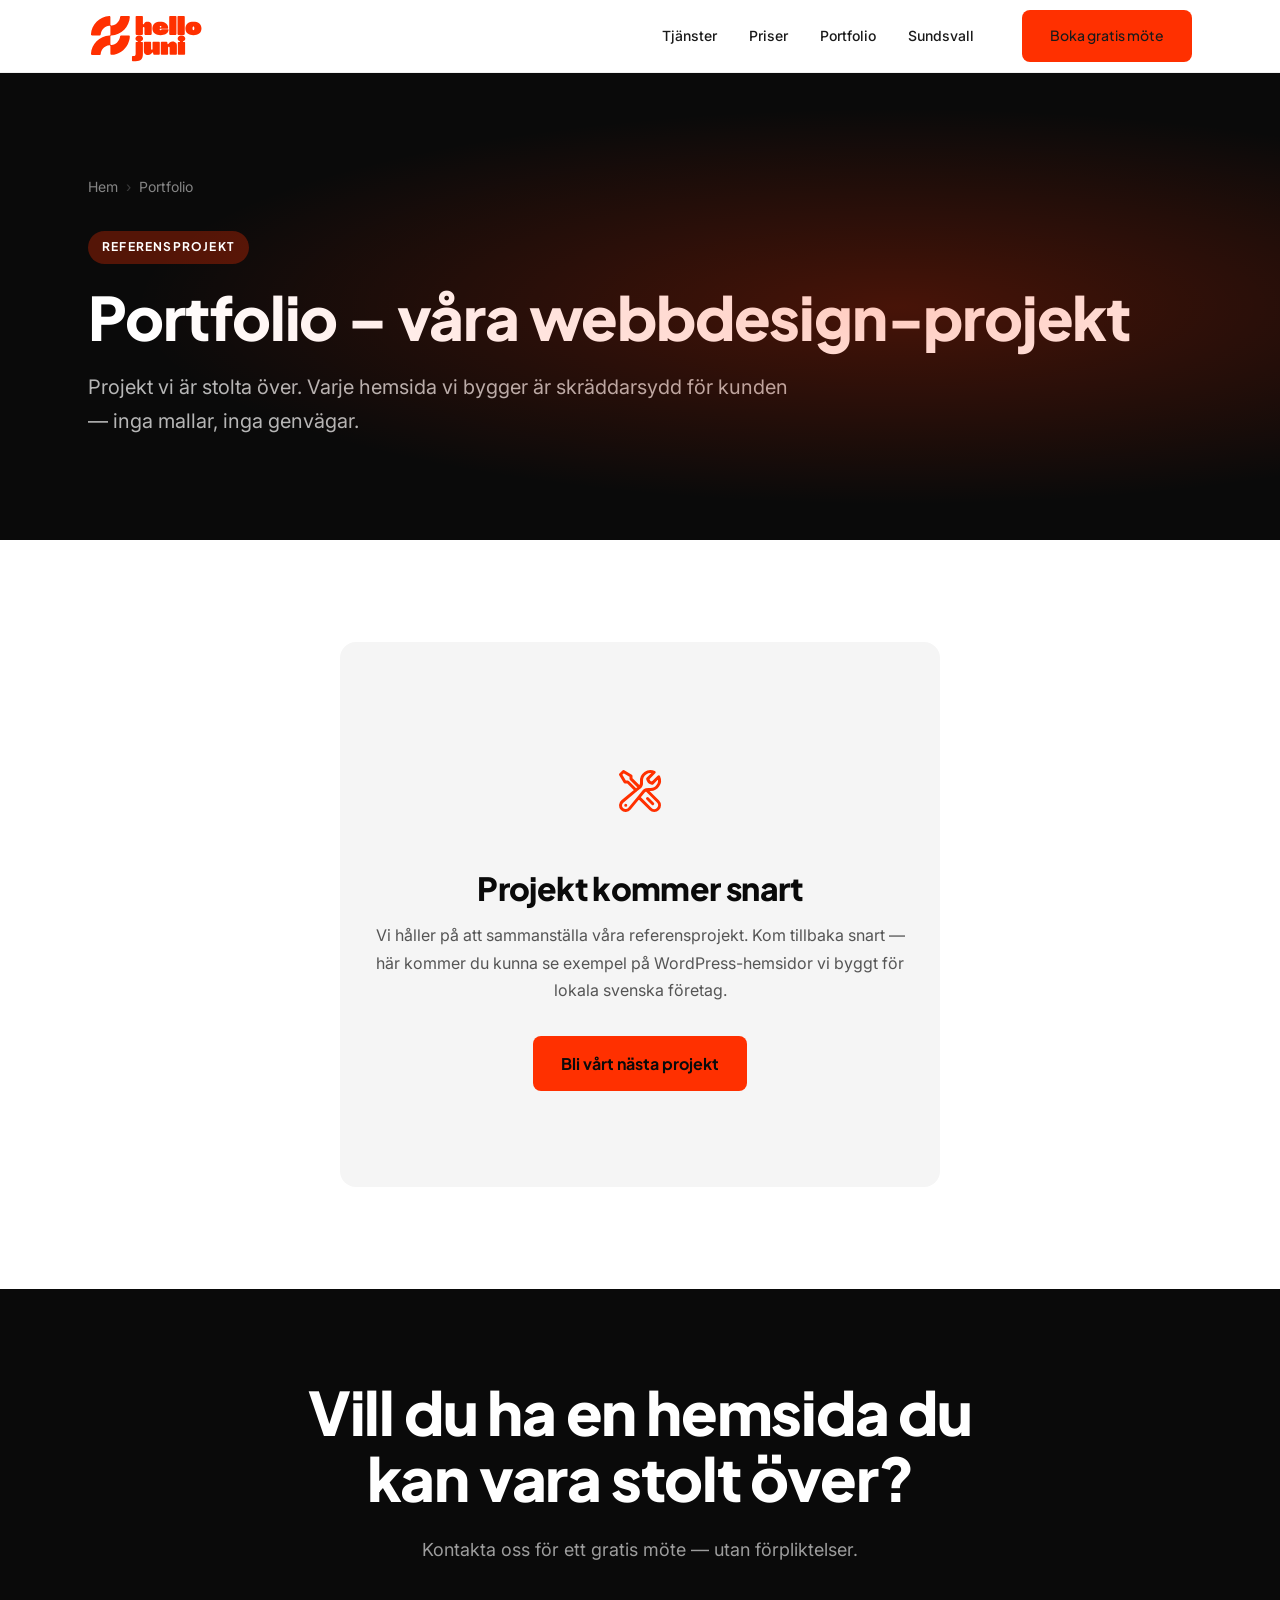
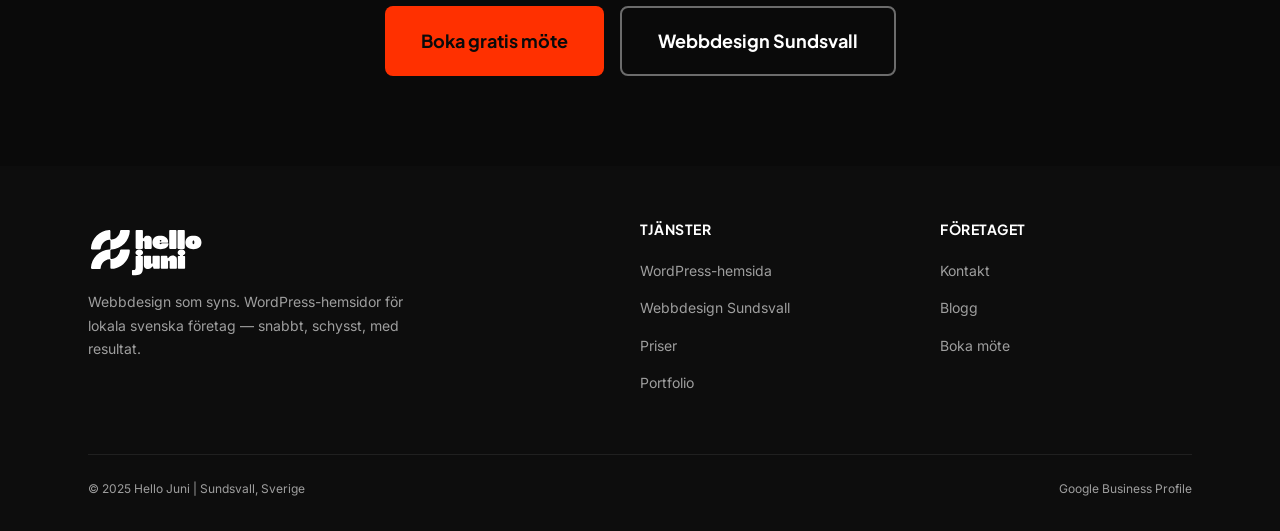
<file: portfolio.html>
<!DOCTYPE html>
<html lang="sv">
<head>
  <meta charset="UTF-8">
  <meta name="viewport" content="width=device-width, initial-scale=1.0">
  <title>Portfolio – Hello Juni | Webbdesign</title>
  <meta name="description" content="Se våra referensprojekt och tidigare webbdesign-arbeten. Hello Juni bygger WordPress-hemsidor för lokala svenska företag.">
  <link rel="canonical" href="https://hellojuni.se/portfolio.html">
  <link rel="alternate" hreflang="sv" href="https://hellojuni.se/portfolio.html">

  <!-- Open Graph -->
  <meta property="og:title" content="Portfolio – Hello Juni | Webbdesign">
  <meta property="og:description" content="Se våra referensprojekt och tidigare webbdesign-arbeten.">
  <meta property="og:url" content="https://hellojuni.se/portfolio.html">
  <meta property="og:type" content="website">
  <meta property="og:locale" content="sv_SE">

  <!-- Schema.org -->
  <script type="application/ld+json">
  {
    "@context": "https://schema.org",
    "@type": "LocalBusiness",
    "name": "Hello Juni",
    "url": "https://hellojuni.se",
    "address": {
      "@type": "PostalAddress",
      "addressLocality": "Sundsvall",
      "addressCountry": "SE"
    },
    "areaServed": ["Sundsvall", "Västernorrland", "Sverige"],
    "serviceType": "Webbdesign"
  }
  </script>

  <link rel="icon" href="assets/images/favi.png" type="image/png">
  <link rel="apple-touch-icon" href="assets/images/favi.png">
  <link rel="stylesheet" href="assets/css/style.css">
  <!-- Google tag (gtag.js) -->
  <script async src="https://www.googletagmanager.com/gtag/js?id=AW-449456714"></script>
  <script>
    window.dataLayer = window.dataLayer || [];
    function gtag(){dataLayer.push(arguments);}
    gtag('js', new Date());
    gtag('config', 'AW-449456714');
  </script>
</head>
<body>

  <!-- Navigation -->
  <nav class="nav" aria-label="Huvudnavigation">
    <div class="container">
      <div class="nav-inner">
        <a href="index.html" class="nav-logo" aria-label="Hello Juni – startsidan"><img src="assets/images/loggajuni.svg" alt="Hello Juni"></a>
        <ul class="nav-links" role="list">
          <li><a href="wordpress-hemsida.html">Tjänster</a></li>
          <li><a href="priser.html">Priser</a></li>
          <li><a href="portfolio.html">Portfolio</a></li>
          <li><a href="webbdesign-sundsvall.html">Sundsvall</a></li>
          <li><a href="kontakt.html" class="btn btn-primary nav-cta">Boka gratis möte</a></li>
        </ul>
        <button class="nav-hamburger" aria-label="Öppna meny" aria-expanded="false">
          <span></span><span></span><span></span>
        </button>
      </div>
    </div>
  </nav>

  <!-- Page Hero -->
  <section class="page-hero">
    <div class="container">
      <nav class="breadcrumb" aria-label="Brödsmulor">
        <a href="index.html">Hem</a>
        <span class="breadcrumb-sep">›</span>
        <span>Portfolio</span>
      </nav>
      <span class="page-hero-eyebrow">Referensprojekt</span>
      <h1>Portfolio – våra webbdesign-projekt</h1>
      <p>Projekt vi är stolta över. Varje hemsida vi bygger är skräddarsydd för kunden — inga mallar, inga genvägar.</p>
    </div>
  </section>

  <!-- Placeholder -->
  <section>
    <div class="container">
      <div class="portfolio-placeholder animate">
        <div class="placeholder-icon"><svg xmlns="http://www.w3.org/2000/svg" width="48" height="48" fill="none" viewBox="0 0 24 24" stroke="currentColor" stroke-width="1.5" aria-hidden="true"><path stroke-linecap="round" stroke-linejoin="round" d="M11.42 15.17 17.25 21A2.652 2.652 0 0 0 21 17.25l-5.877-5.877M11.42 15.17l2.496-3.03c.317-.384.74-.626 1.208-.766M11.42 15.17l-4.655 5.653a2.548 2.548 0 1 1-3.586-3.586l6.837-5.63m5.108-.233c.55-.164 1.163-.188 1.743-.14a4.5 4.5 0 0 0 4.486-6.336l-3.276 3.277a3.004 3.004 0 0 1-2.25-2.25l3.276-3.276a4.5 4.5 0 0 0-6.336 4.486c.091 1.076-.071 2.264-.904 2.95l-.102.085m-1.745 1.437L5.909 7.5H4.5L2.25 3.75l1.5-1.5L7.5 4.5v1.409l4.26 4.26m-1.745 1.437 1.745-1.437m6.615 8.206L15.75 15.75M4.867 19.125h.008v.008h-.008v-.008Z"/></svg></div>
        <h2>Projekt kommer snart</h2>
        <p>Vi håller på att sammanställa våra referensprojekt. Kom tillbaka snart — här kommer du kunna se exempel på WordPress-hemsidor vi byggt för lokala svenska företag.</p>
        <a href="kontakt.html" class="btn btn-primary mt-4">Bli vårt nästa projekt</a>
      </div>
    </div>
  </section>

  <!-- CTA Banner -->
  <section class="cta-banner">
    <div class="container">
      <h2 class="animate">Vill du ha en hemsida du kan vara stolt över?</h2>
      <p class="animate">Kontakta oss för ett gratis möte — utan förpliktelser.</p>
      <div class="cta-actions animate">
        <a href="kontakt.html" class="btn btn-primary btn-lg">Boka gratis möte</a>
        <a href="webbdesign-sundsvall.html" class="btn btn-outline-white btn-lg">Webbdesign Sundsvall</a>
      </div>
    </div>
  </section>

  <!-- Footer -->
  <footer class="footer">
    <div class="container">
      <div class="footer-grid">
        <div class="footer-brand">
          <a href="index.html" class="nav-logo footer-logo" aria-label="Hello Juni – startsidan"><img src="assets/images/loggajuni.svg" alt="Hello Juni"></a>
          <p>Webbdesign som syns. WordPress-hemsidor för lokala svenska företag — snabbt, schysst, med resultat.</p>
        </div>
        <nav aria-label="Sidfotslänkar tjänster">
          <div class="footer-col">
            <h4>Tjänster</h4>
            <ul role="list">
              <li><a href="wordpress-hemsida.html">WordPress-hemsida</a></li>
              <li><a href="webbdesign-sundsvall.html">Webbdesign Sundsvall</a></li>
              <li><a href="priser.html">Priser</a></li>
              <li><a href="portfolio.html">Portfolio</a></li>
            </ul>
          </div>
        </nav>
        <nav aria-label="Sidfotslänkar övrigt">
          <div class="footer-col">
            <h4>Företaget</h4>
            <ul role="list">
              <li><a href="kontakt.html">Kontakt</a></li>
              <li><a href="blogg/index.html">Blogg</a></li>
              <li><a href="kontakt.html">Boka möte</a></li>
            </ul>
          </div>
        </nav>
      </div>
      <div class="footer-bottom">
        <span>© 2025 Hello Juni | Sundsvall, Sverige</span>
        <a href="https://g.page/r/PLACEHOLDER" rel="noopener">Google Business Profile</a>
      </div>
    </div>
  </footer>

  <script src="assets/js/main.js" defer></script>
</body>
</html>
</file>
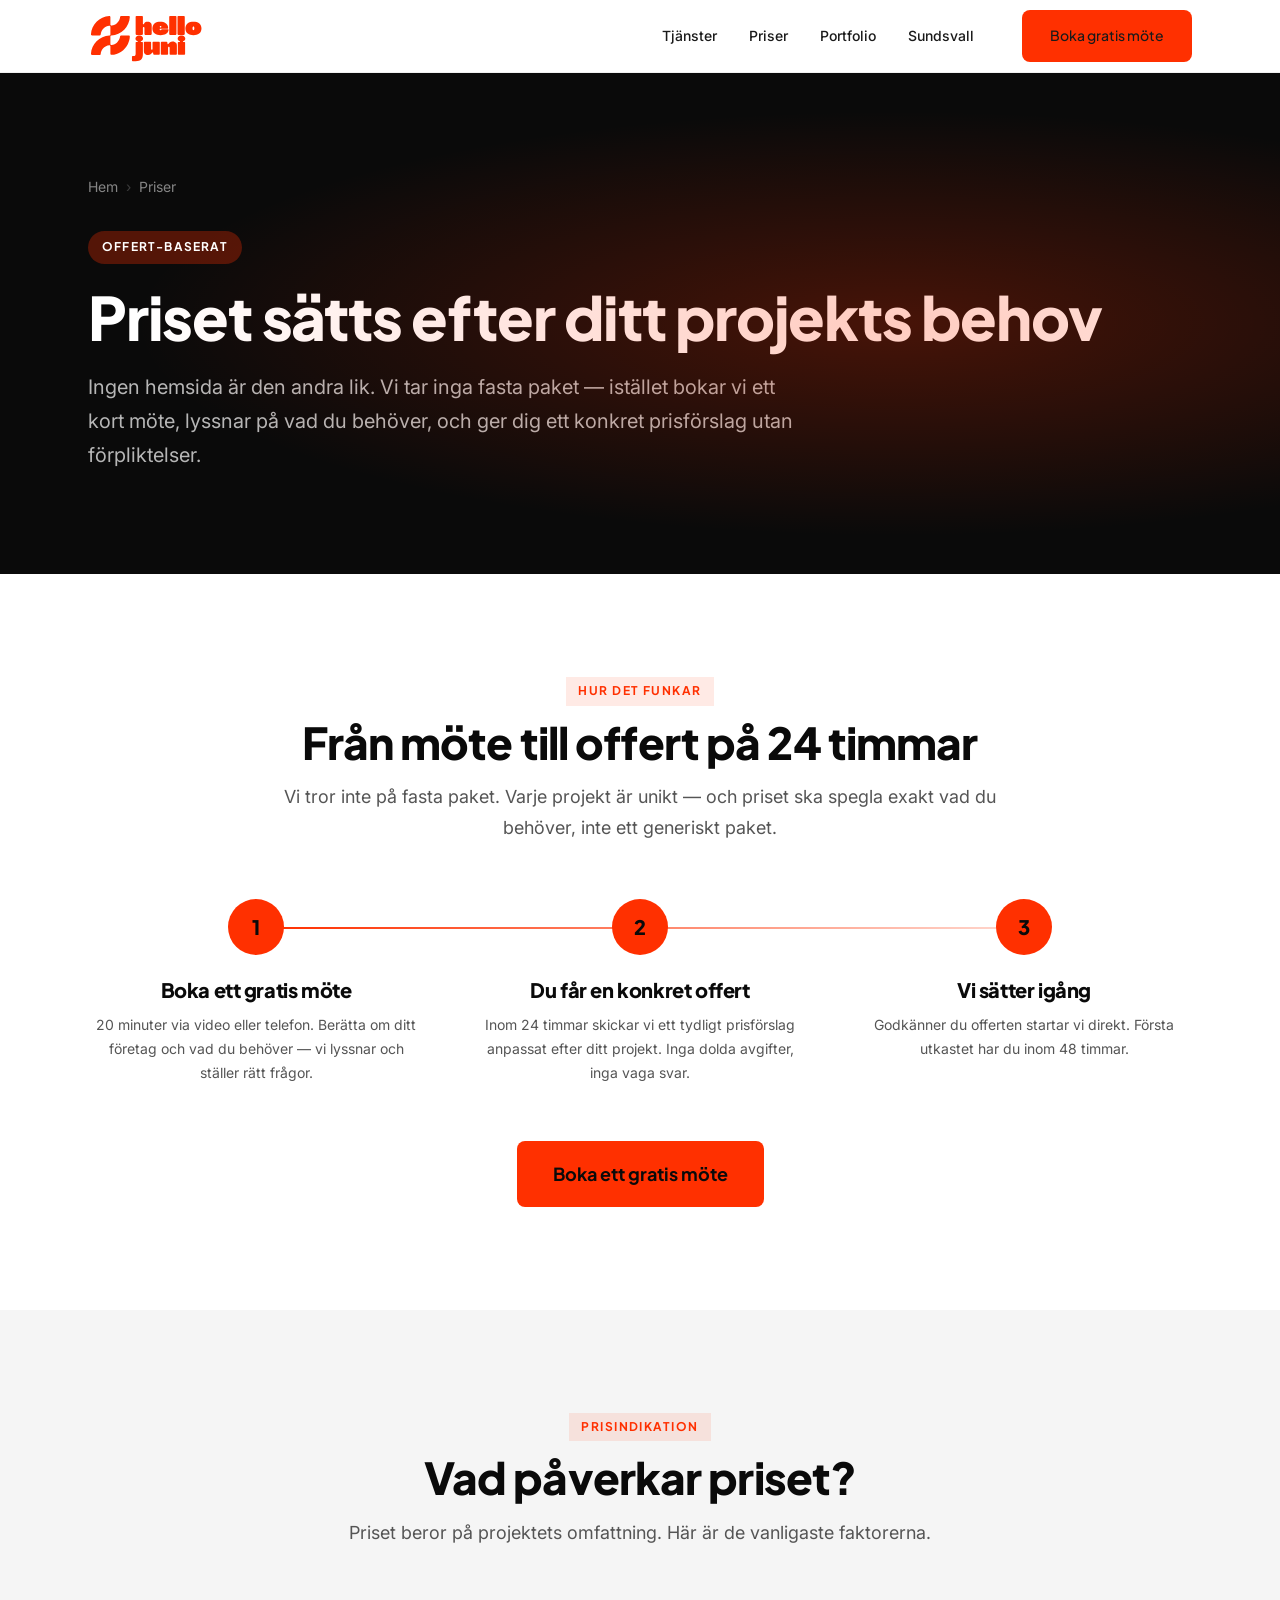
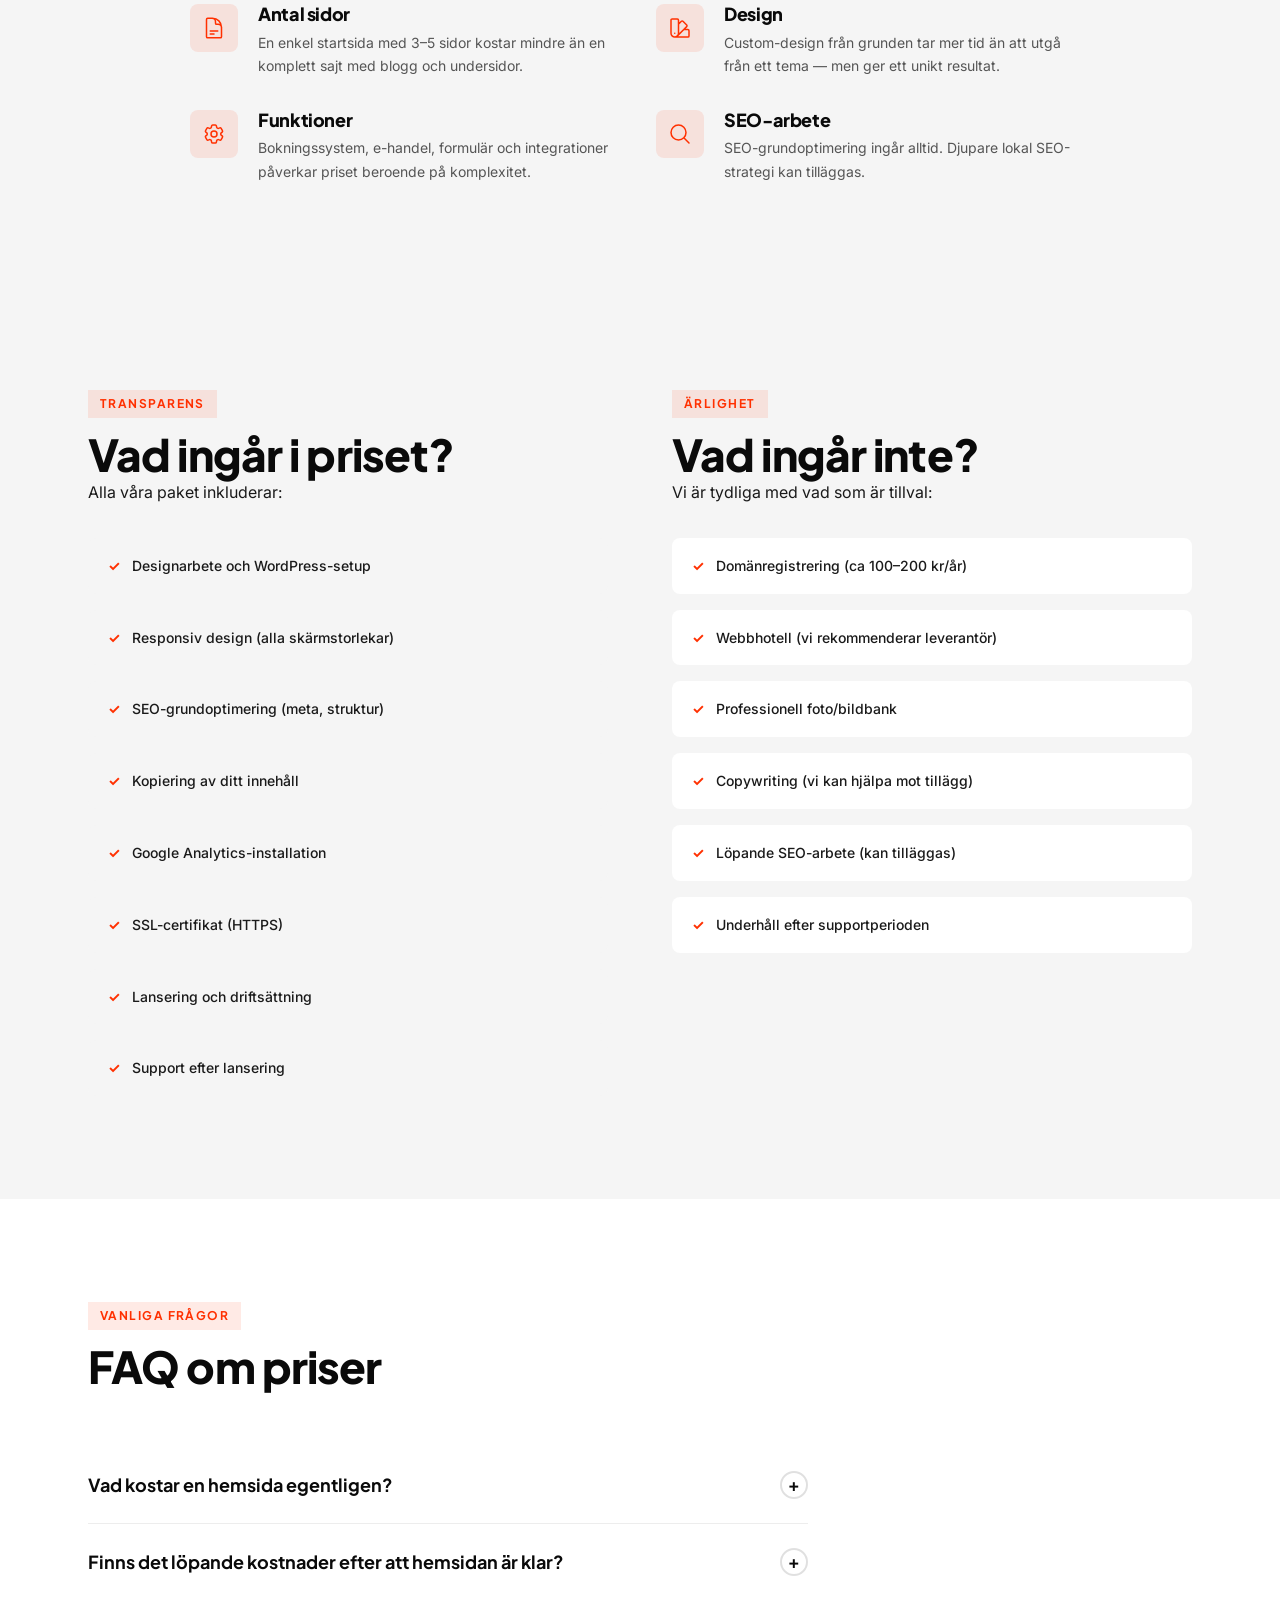
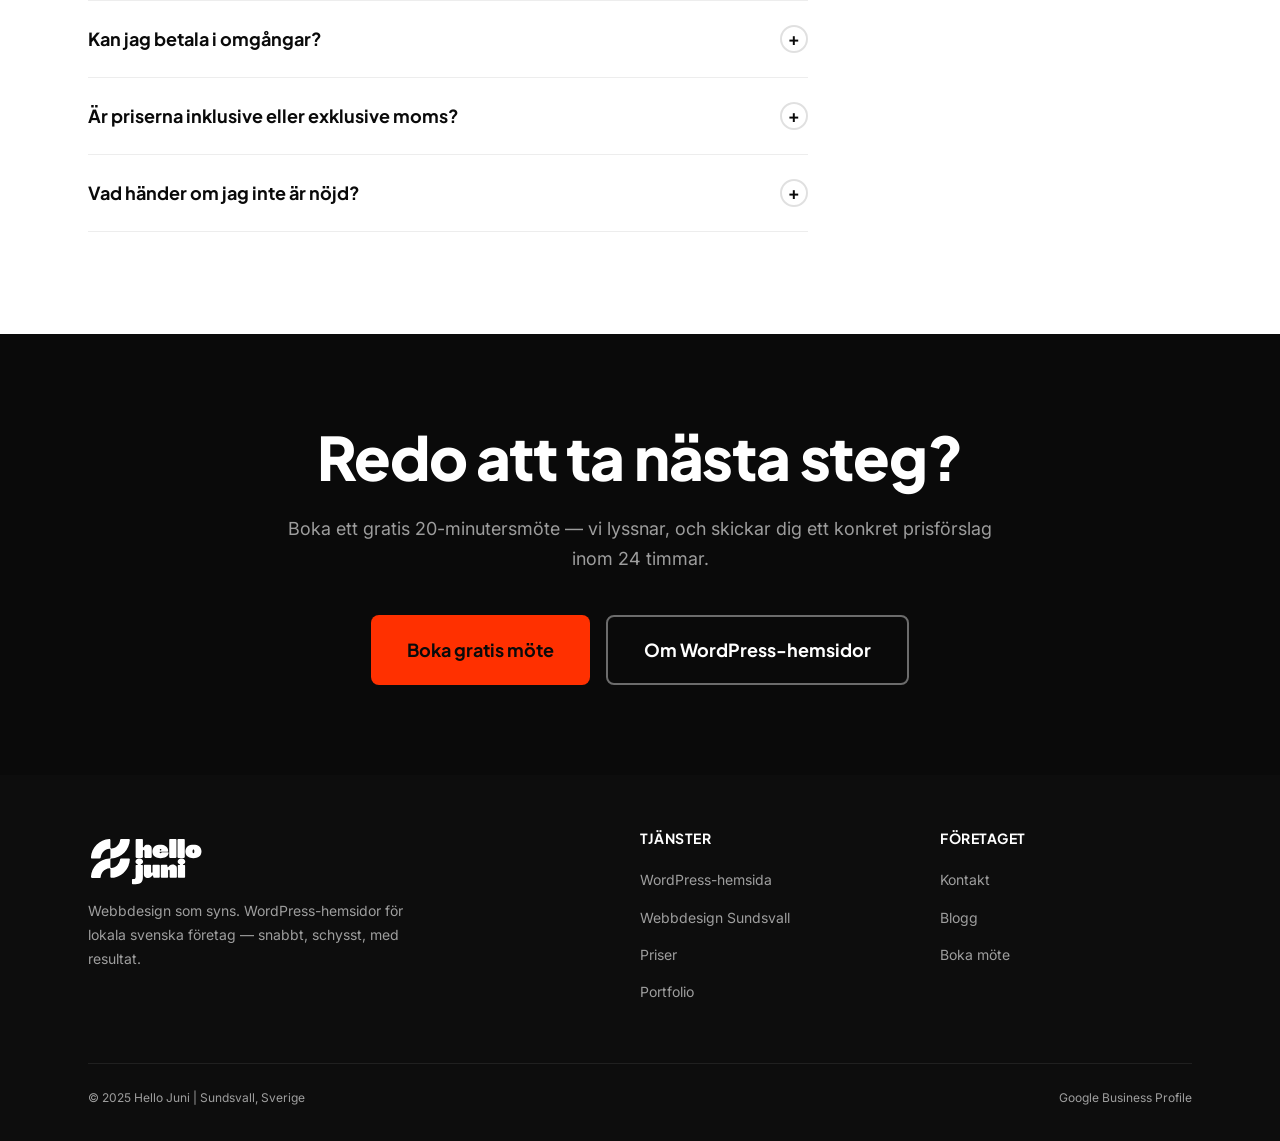
<file: priser.html>
<!DOCTYPE html>
<html lang="sv">
<head>
  <meta charset="UTF-8">
  <meta name="viewport" content="width=device-width, initial-scale=1.0">
  <title>Priser på webbdesign – Hello Juni</title>
  <meta name="description" content="Alla projekt är offert-baserade efter ett kostnadsfritt möte. Inga dolda avgifter, inga fasta paket — du betalar för exakt det du behöver.">
  <link rel="canonical" href="https://hellojuni.se/priser.html">
  <link rel="alternate" hreflang="sv" href="https://hellojuni.se/priser.html">

  <!-- Open Graph -->
  <meta property="og:title" content="Priser på webbdesign – Hello Juni">
  <meta property="og:description" content="Alla projekt är offert-baserade efter ett gratis möte. Inga fasta paket — du betalar för exakt det du behöver.">
  <meta property="og:url" content="https://hellojuni.se/priser.html">
  <meta property="og:type" content="website">
  <meta property="og:locale" content="sv_SE">

  <!-- Schema.org -->
  <script type="application/ld+json">
  {
    "@context": "https://schema.org",
    "@type": "LocalBusiness",
    "name": "Hello Juni",
    "url": "https://hellojuni.se",
    "address": {
      "@type": "PostalAddress",
      "addressLocality": "Sundsvall",
      "addressCountry": "SE"
    },
    "hasOfferCatalog": {
      "@type": "OfferCatalog",
      "name": "Webbdesign",
      "itemListElement": [
        {
          "@type": "Offer",
          "name": "Skräddarsydd WordPress-hemsida",
          "description": "Offert-baserad webbdesign anpassad efter ditt företags behov",
          "priceSpecification": {
            "@type": "PriceSpecification",
            "priceCurrency": "SEK"
          }
        }
      ]
    }
  }
  </script>

  <link rel="icon" href="assets/images/favi.png" type="image/png">
  <link rel="apple-touch-icon" href="assets/images/favi.png">
  <link rel="stylesheet" href="assets/css/style.css">
  <!-- Google tag (gtag.js) -->
  <script async src="https://www.googletagmanager.com/gtag/js?id=AW-449456714"></script>
  <script>
    window.dataLayer = window.dataLayer || [];
    function gtag(){dataLayer.push(arguments);}
    gtag('js', new Date());
    gtag('config', 'AW-449456714');
  </script>
</head>
<body>

  <!-- Navigation -->
  <nav class="nav" aria-label="Huvudnavigation">
    <div class="container">
      <div class="nav-inner">
        <a href="index.html" class="nav-logo" aria-label="Hello Juni – startsidan"><img src="assets/images/loggajuni.svg" alt="Hello Juni"></a>
        <ul class="nav-links" role="list">
          <li><a href="wordpress-hemsida.html">Tjänster</a></li>
          <li><a href="priser.html">Priser</a></li>
          <li><a href="portfolio.html">Portfolio</a></li>
          <li><a href="webbdesign-sundsvall.html">Sundsvall</a></li>
          <li><a href="kontakt.html" class="btn btn-primary nav-cta">Boka gratis möte</a></li>
        </ul>
        <button class="nav-hamburger" aria-label="Öppna meny" aria-expanded="false">
          <span></span><span></span><span></span>
        </button>
      </div>
    </div>
  </nav>

  <!-- Page Hero -->
  <section class="page-hero">
    <div class="container">
      <nav class="breadcrumb" aria-label="Brödsmulor">
        <a href="index.html">Hem</a>
        <span class="breadcrumb-sep">›</span>
        <span>Priser</span>
      </nav>
      <span class="page-hero-eyebrow">Offert-baserat</span>
      <h1>Priset sätts efter ditt projekts behov</h1>
      <p>Ingen hemsida är den andra lik. Vi tar inga fasta paket — istället bokar vi ett kort möte, lyssnar på vad du behöver, och ger dig ett konkret prisförslag utan förpliktelser.</p>
    </div>
  </section>

  <!-- Pricing approach -->
  <section>
    <div class="container">
      <div class="section-header text-center animate">
        <span class="section-eyebrow">Hur det funkar</span>
        <h2>Från möte till offert på 24 timmar</h2>
        <p>Vi tror inte på fasta paket. Varje projekt är unikt — och priset ska spegla exakt vad du behöver, inte ett generiskt paket.</p>
      </div>
      <div class="process-steps">
        <div class="step animate">
          <div class="step-number">1</div>
          <h3>Boka ett gratis möte</h3>
          <p>20 minuter via video eller telefon. Berätta om ditt företag och vad du behöver — vi lyssnar och ställer rätt frågor.</p>
        </div>
        <div class="step animate">
          <div class="step-number">2</div>
          <h3>Du får en konkret offert</h3>
          <p>Inom 24 timmar skickar vi ett tydligt prisförslag anpassat efter ditt projekt. Inga dolda avgifter, inga vaga svar.</p>
        </div>
        <div class="step animate">
          <div class="step-number">3</div>
          <h3>Vi sätter igång</h3>
          <p>Godkänner du offerten startar vi direkt. Första utkastet har du inom 48 timmar.</p>
        </div>
      </div>
      <div style="text-align:center;margin-top:3.5rem">
        <a href="kontakt.html" class="btn btn-primary btn-lg">Boka ett gratis möte</a>
      </div>
    </div>
  </section>

  <!-- What affects price -->
  <section style="background:var(--gray-light)">
    <div class="container">
      <div class="section-header text-center animate">
        <span class="section-eyebrow">Prisindikation</span>
        <h2>Vad påverkar priset?</h2>
        <p>Priset beror på projektets omfattning. Här är de vanligaste faktorerna.</p>
      </div>
      <div class="features-grid" style="max-width:900px;margin:0 auto">
        <div class="feature-item animate">
          <div class="feature-icon"><svg xmlns="http://www.w3.org/2000/svg" width="24" height="24" fill="none" viewBox="0 0 24 24" stroke="currentColor" stroke-width="1.5" aria-hidden="true"><path stroke-linecap="round" stroke-linejoin="round" d="M19.5 14.25v-2.625a3.375 3.375 0 0 0-3.375-3.375h-1.5A1.125 1.125 0 0 1 13.5 7.125v-1.5a3.375 3.375 0 0 0-3.375-3.375H8.25m0 12.75h7.5m-7.5 3H12M10.5 2.25H5.625c-.621 0-1.125.504-1.125 1.125v17.25c0 .621.504 1.125 1.125 1.125h12.75c.621 0 1.125-.504 1.125-1.125V11.25a9 9 0 0 0-9-9Z"/></svg></div>
          <div>
            <h3>Antal sidor</h3>
            <p>En enkel startsida med 3–5 sidor kostar mindre än en komplett sajt med blogg och undersidor.</p>
          </div>
        </div>
        <div class="feature-item animate">
          <div class="feature-icon"><svg xmlns="http://www.w3.org/2000/svg" width="24" height="24" fill="none" viewBox="0 0 24 24" stroke="currentColor" stroke-width="1.5" aria-hidden="true"><path stroke-linecap="round" stroke-linejoin="round" d="M4.098 19.902a3.75 3.75 0 0 0 5.304 0l6.401-6.402M6.75 21A3.75 3.75 0 0 1 3 17.25V4.125C3 3.504 3.504 3 4.125 3h5.25c.621 0 1.125.504 1.125 1.125v4.072M6.75 21a3.75 3.75 0 0 0 3.75-3.75V8.197M6.75 21h13.125c.621 0 1.125-.504 1.125-1.125v-5.25c0-.621-.504-1.125-1.125-1.125h-4.072M10.5 8.197l2.88-2.88c.438-.439 1.15-.439 1.59 0l3.712 3.713c.44.44.44 1.152 0 1.59l-2.879 2.88M6.75 17.25h.008v.008H6.75v-.008Z"/></svg></div>
          <div>
            <h3>Design</h3>
            <p>Custom-design från grunden tar mer tid än att utgå från ett tema — men ger ett unikt resultat.</p>
          </div>
        </div>
        <div class="feature-item animate">
          <div class="feature-icon"><svg xmlns="http://www.w3.org/2000/svg" width="24" height="24" fill="none" viewBox="0 0 24 24" stroke="currentColor" stroke-width="1.5" aria-hidden="true"><path stroke-linecap="round" stroke-linejoin="round" d="M9.594 3.94c.09-.542.56-.94 1.11-.94h2.593c.55 0 1.02.398 1.11.94l.213 1.281c.063.374.313.686.645.87.074.04.147.083.22.127.325.196.72.257 1.075.124l1.217-.456a1.125 1.125 0 0 1 1.37.49l1.296 2.247a1.125 1.125 0 0 1-.26 1.431l-1.003.827c-.293.241-.438.613-.43.992a7.723 7.723 0 0 1 0 .255c-.008.378.137.75.43.991l1.004.827c.424.35.534.955.26 1.43l-1.298 2.247a1.125 1.125 0 0 1-1.369.491l-1.217-.456c-.355-.133-.75-.072-1.076.124a6.47 6.47 0 0 1-.22.128c-.331.183-.581.495-.644.869l-.213 1.281c-.09.543-.56.94-1.11.94h-2.594c-.55 0-1.019-.398-1.11-.94l-.213-1.281c-.062-.374-.312-.686-.644-.87a6.52 6.52 0 0 1-.22-.127c-.325-.196-.72-.257-1.076-.124l-1.217.456a1.125 1.125 0 0 1-1.369-.49l-1.297-2.247a1.125 1.125 0 0 1 .26-1.431l1.004-.827c.292-.24.437-.613.43-.991a6.932 6.932 0 0 1 0-.255c.007-.38-.138-.751-.43-.992l-1.004-.827a1.125 1.125 0 0 1-.26-1.43l1.297-2.247a1.125 1.125 0 0 1 1.37-.491l1.216.456c.356.133.751.072 1.076-.124.072-.044.146-.086.22-.128.332-.183.582-.495.644-.869l.214-1.28Z"/><path stroke-linecap="round" stroke-linejoin="round" d="M15 12a3 3 0 1 1-6 0 3 3 0 0 1 6 0Z"/></svg></div>
          <div>
            <h3>Funktioner</h3>
            <p>Bokningssystem, e-handel, formulär och integrationer påverkar priset beroende på komplexitet.</p>
          </div>
        </div>
        <div class="feature-item animate">
          <div class="feature-icon"><svg xmlns="http://www.w3.org/2000/svg" width="24" height="24" fill="none" viewBox="0 0 24 24" stroke="currentColor" stroke-width="1.5" aria-hidden="true"><path stroke-linecap="round" stroke-linejoin="round" d="m21 21-5.197-5.197m0 0A7.5 7.5 0 1 0 5.196 5.196a7.5 7.5 0 0 0 10.607 10.607Z"/></svg></div>
          <div>
            <h3>SEO-arbete</h3>
            <p>SEO-grundoptimering ingår alltid. Djupare lokal SEO-strategi kan tilläggas.</p>
          </div>
        </div>
      </div>
    </div>
  </section>

  <!-- What's included -->
  <section style="background:var(--gray-light)">
    <div class="container">
      <div style="display:grid;grid-template-columns:1fr 1fr;gap:4rem">
        <div class="animate">
          <span class="section-eyebrow">Transparens</span>
          <h2>Vad ingår i priset?</h2>
          <p style="margin-bottom:2rem">Alla våra paket inkluderar:</p>
          <div class="includes-grid" style="grid-template-columns:1fr">
            <div class="include-item">Designarbete och WordPress-setup</div>
            <div class="include-item">Responsiv design (alla skärmstorlekar)</div>
            <div class="include-item">SEO-grundoptimering (meta, struktur)</div>
            <div class="include-item">Kopiering av ditt innehåll</div>
            <div class="include-item">Google Analytics-installation</div>
            <div class="include-item">SSL-certifikat (HTTPS)</div>
            <div class="include-item">Lansering och driftsättning</div>
            <div class="include-item">Support efter lansering</div>
          </div>
        </div>
        <div class="animate">
          <span class="section-eyebrow">Ärlighet</span>
          <h2>Vad ingår inte?</h2>
          <p style="margin-bottom:2rem">Vi är tydliga med vad som är tillval:</p>
          <div class="includes-grid" style="grid-template-columns:1fr">
            <div class="include-item" style="background:var(--white)">Domänregistrering (ca 100–200 kr/år)</div>
            <div class="include-item" style="background:var(--white)">Webbhotell (vi rekommenderar leverantör)</div>
            <div class="include-item" style="background:var(--white)">Professionell foto/bildbank</div>
            <div class="include-item" style="background:var(--white)">Copywriting (vi kan hjälpa mot tillägg)</div>
            <div class="include-item" style="background:var(--white)">Löpande SEO-arbete (kan tilläggas)</div>
            <div class="include-item" style="background:var(--white)">Underhåll efter supportperioden</div>
          </div>
        </div>
      </div>
    </div>
  </section>

  <!-- FAQ -->
  <section>
    <div class="container">
      <div class="section-header animate">
        <span class="section-eyebrow">Vanliga frågor</span>
        <h2>FAQ om priser</h2>
      </div>
      <div class="faq-list">
        <div class="faq-item animate">
          <button class="faq-question" aria-expanded="false">
            Vad kostar en hemsida egentligen?
            <span class="faq-icon">+</span>
          </button>
          <div class="faq-answer" role="region">
            <div class="faq-answer-inner">
              <p>Det varierar beroende på vad du behöver. Vi sätter inte fasta paketpriser — istället bokar vi ett kort möte och skickar ett konkret prisförslag anpassat efter ditt projekt. Kontakta oss så berättar vi mer.</p>
            </div>
          </div>
        </div>
        <div class="faq-item animate">
          <button class="faq-question" aria-expanded="false">
            Finns det löpande kostnader efter att hemsidan är klar?
            <span class="faq-icon">+</span>
          </button>
          <div class="faq-answer" role="region">
            <div class="faq-answer-inner">
              <p>Domännamn (ca 100–200 kr/år) och webbhotell (ca 100–300 kr/mån beroende på leverantör) är löpande kostnader du behöver räkna med. Utöver det är hemsidan din — inga månadsavgifter till oss såvida du inte väljer en underhållsplan.</p>
            </div>
          </div>
        </div>
        <div class="faq-item animate">
          <button class="faq-question" aria-expanded="false">
            Kan jag betala i omgångar?
            <span class="faq-icon">+</span>
          </button>
          <div class="faq-answer" role="region">
            <div class="faq-answer-inner">
              <p>Ja. Vi tar vanligtvis 50% vid projektstart och 50% vid lansering. För större projekt kan vi diskutera en annan betalplan. Kontakta oss så hittar vi en lösning som fungerar för dig.</p>
            </div>
          </div>
        </div>
        <div class="faq-item animate">
          <button class="faq-question" aria-expanded="false">
            Är priserna inklusive eller exklusive moms?
            <span class="faq-icon">+</span>
          </button>
          <div class="faq-answer" role="region">
            <div class="faq-answer-inner">
              <p>Alla priser på den här sidan är exklusive moms (25%). Om du är momsregistrerat företag drar du av momsen — den kostar dig alltså inget extra. Vi anger alltid momsen tydligt i offerter och fakturor.</p>
            </div>
          </div>
        </div>
        <div class="faq-item animate">
          <button class="faq-question" aria-expanded="false">
            Vad händer om jag inte är nöjd?
            <span class="faq-icon">+</span>
          </button>
          <div class="faq-answer" role="region">
            <div class="faq-answer-inner">
              <p>Vi itererar tills du är nöjd — utan extra kostnad. Innan vi påbörjar ett projekt sätter vi tydliga förväntningar och en brief som vi båda godkänner. Ändringar och feedback är en naturlig del av processen och ingår i priset.</p>
            </div>
          </div>
        </div>
      </div>
    </div>
  </section>

  <!-- CTA Banner -->
  <section class="cta-banner">
    <div class="container">
      <h2 class="animate">Redo att ta nästa steg?</h2>
      <p class="animate">Boka ett gratis 20-minutersmöte — vi lyssnar, och skickar dig ett konkret prisförslag inom 24 timmar.</p>
      <div class="cta-actions animate">
        <a href="kontakt.html" class="btn btn-primary btn-lg">Boka gratis möte</a>
        <a href="wordpress-hemsida.html" class="btn btn-outline-white btn-lg">Om WordPress-hemsidor</a>
      </div>
    </div>
  </section>

  <!-- Footer -->
  <footer class="footer">
    <div class="container">
      <div class="footer-grid">
        <div class="footer-brand">
          <a href="index.html" class="nav-logo footer-logo" aria-label="Hello Juni – startsidan"><img src="assets/images/loggajuni.svg" alt="Hello Juni"></a>
          <p>Webbdesign som syns. WordPress-hemsidor för lokala svenska företag — snabbt, schysst, med resultat.</p>
        </div>
        <nav aria-label="Sidfotslänkar tjänster">
          <div class="footer-col">
            <h4>Tjänster</h4>
            <ul role="list">
              <li><a href="wordpress-hemsida.html">WordPress-hemsida</a></li>
              <li><a href="webbdesign-sundsvall.html">Webbdesign Sundsvall</a></li>
              <li><a href="priser.html">Priser</a></li>
              <li><a href="portfolio.html">Portfolio</a></li>
            </ul>
          </div>
        </nav>
        <nav aria-label="Sidfotslänkar övrigt">
          <div class="footer-col">
            <h4>Företaget</h4>
            <ul role="list">
              <li><a href="kontakt.html">Kontakt</a></li>
              <li><a href="blogg/index.html">Blogg</a></li>
              <li><a href="kontakt.html">Boka möte</a></li>
            </ul>
          </div>
        </nav>
      </div>
      <div class="footer-bottom">
        <span>© 2025 Hello Juni | Sundsvall, Sverige</span>
        <a href="https://g.page/r/PLACEHOLDER" rel="noopener">Google Business Profile</a>
      </div>
    </div>
  </footer>

  <script src="assets/js/main.js" defer></script>
</body>
</html>
</file>
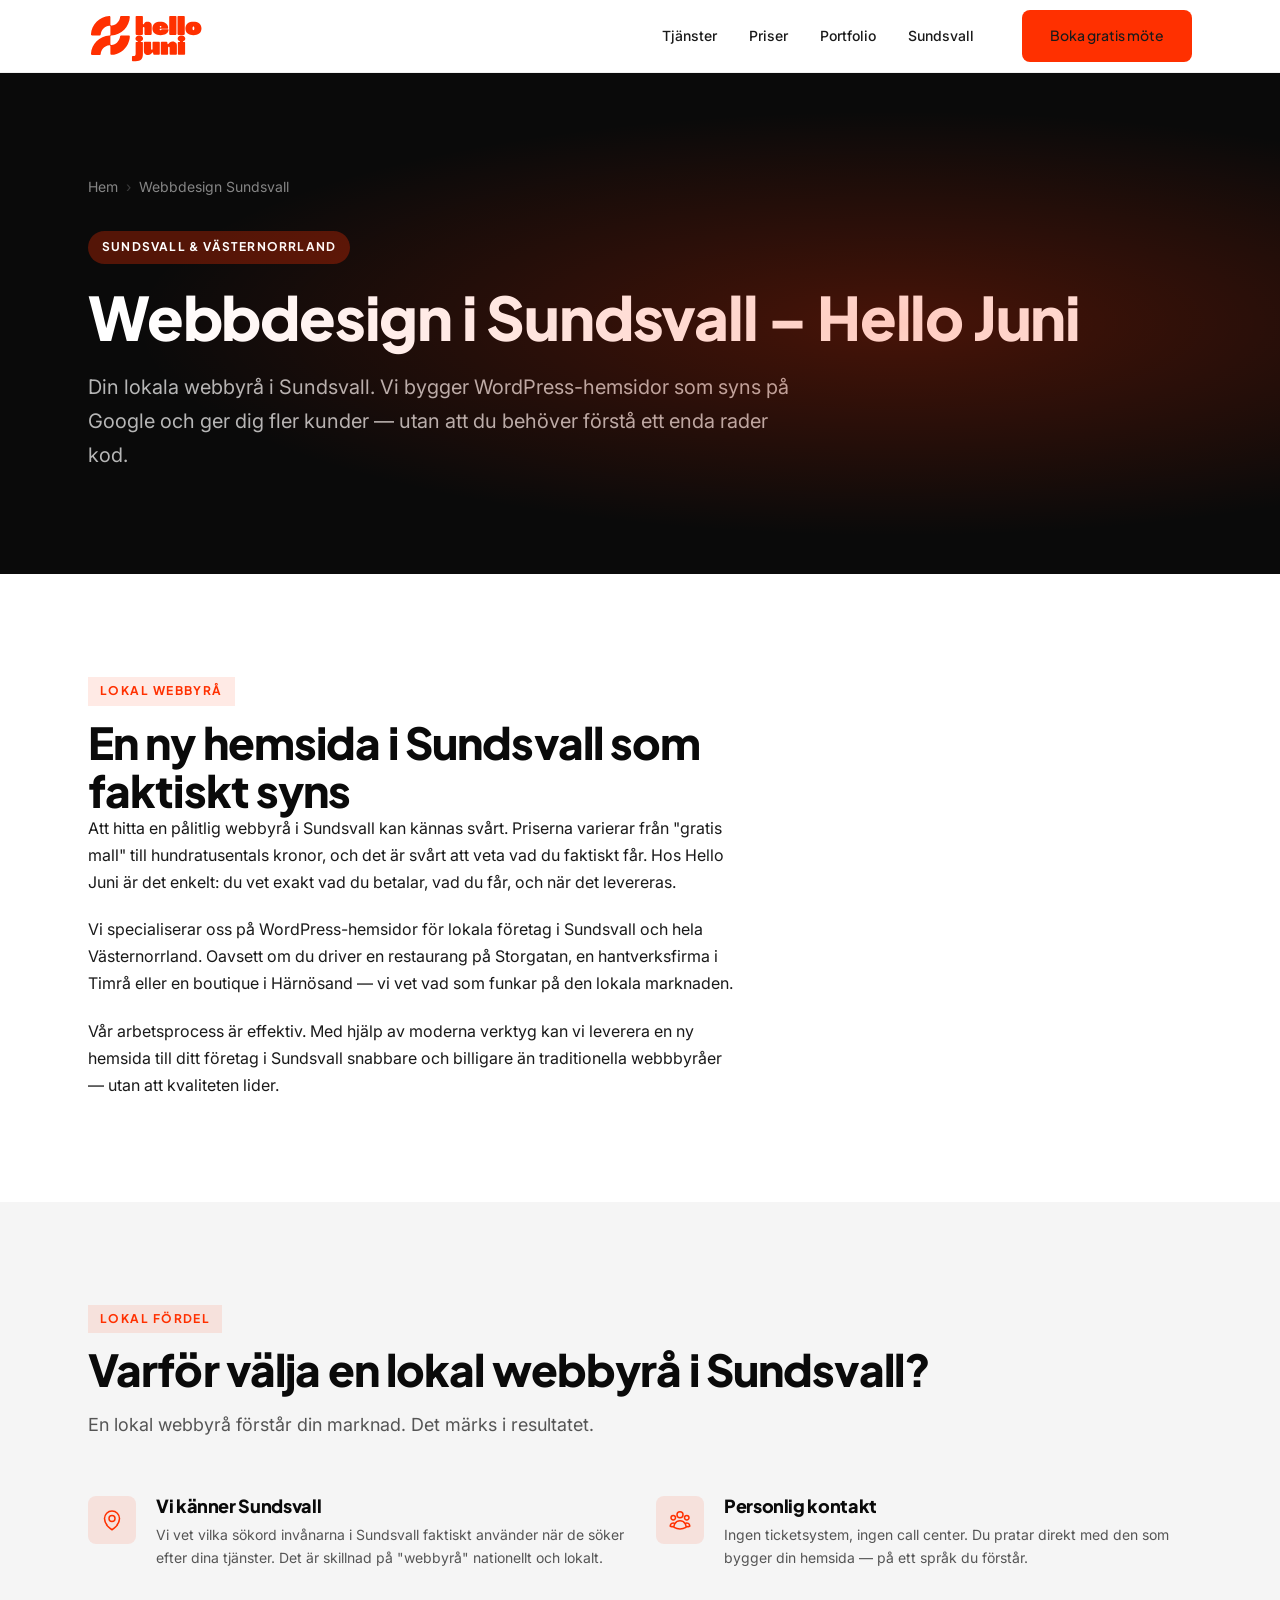
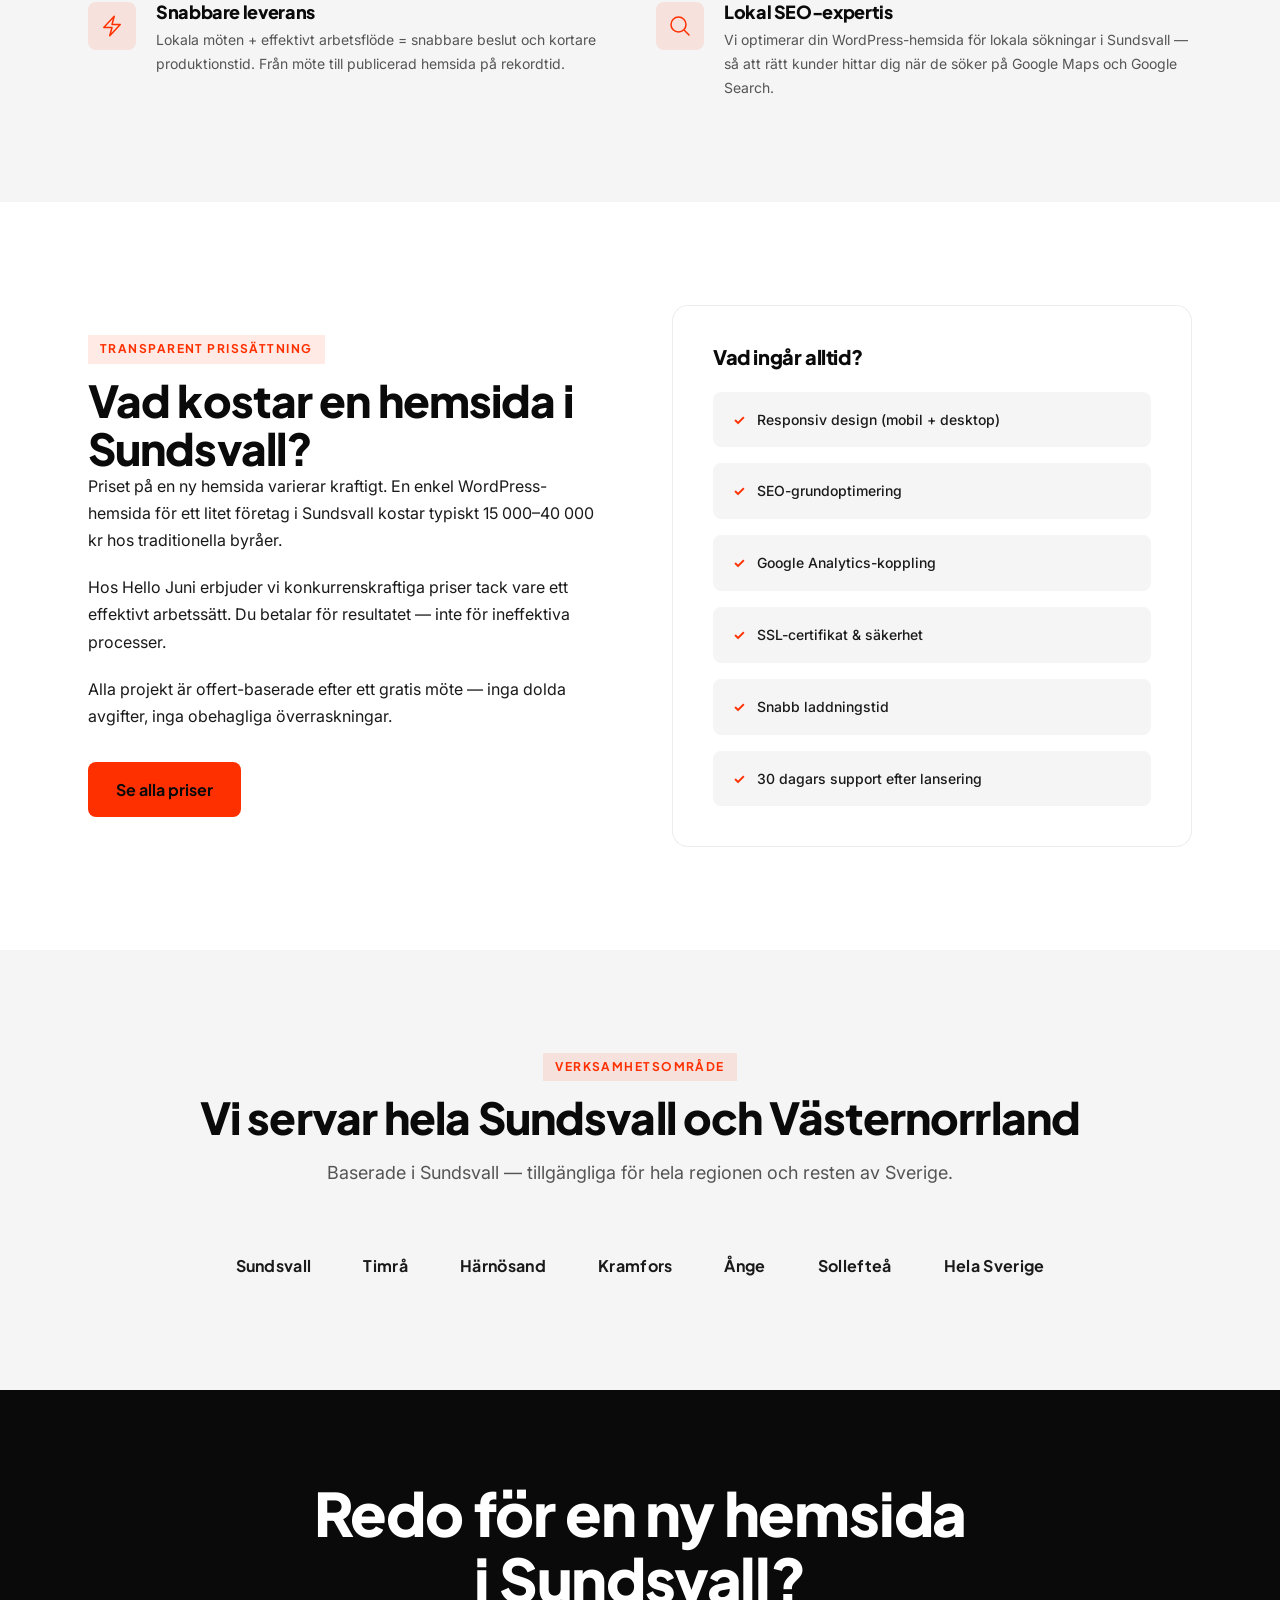
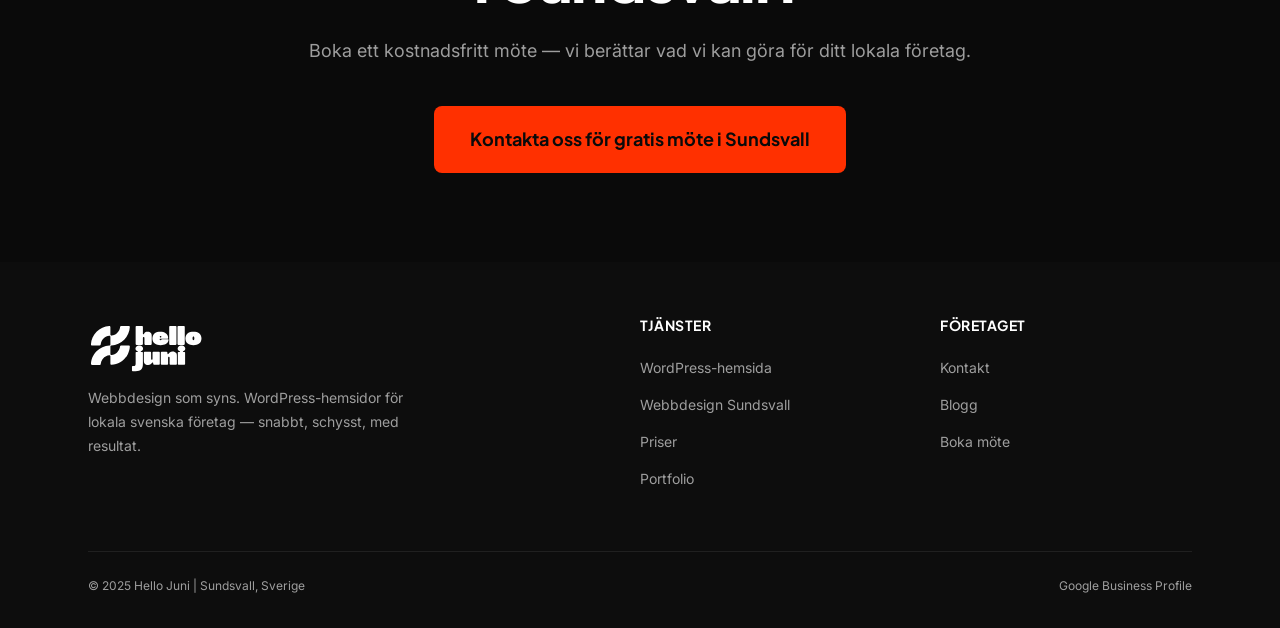
<file: webbdesign-sundsvall.html>
<!DOCTYPE html>
<html lang="sv">
<head>
  <meta charset="UTF-8">
  <meta name="viewport" content="width=device-width, initial-scale=1.0">
  <title>Webbdesign Sundsvall – Hello Juni</title>
  <meta name="description" content="Behöver ditt företag i Sundsvall en ny hemsida? Hello Juni bygger moderna WordPress-sidor som syns på Google. Kontakta oss för ett gratis prisförslag.">
  <link rel="canonical" href="https://hellojuni.se/webbdesign-sundsvall.html">
  <link rel="alternate" hreflang="sv" href="https://hellojuni.se/webbdesign-sundsvall.html">

  <!-- Open Graph -->
  <meta property="og:title" content="Webbdesign Sundsvall – Hello Juni">
  <meta property="og:description" content="Behöver ditt företag i Sundsvall en ny hemsida? Hello Juni bygger moderna WordPress-sidor som syns på Google.">
  <meta property="og:url" content="https://hellojuni.se/webbdesign-sundsvall.html">
  <meta property="og:type" content="website">
  <meta property="og:locale" content="sv_SE">

  <!-- Schema.org LocalBusiness -->
  <script type="application/ld+json">
  {
    "@context": "https://schema.org",
    "@type": "LocalBusiness",
    "name": "Hello Juni",
    "description": "Webbyrå i Sundsvall — vi bygger WordPress-hemsidor för lokala företag i Sundsvall och Västernorrland.",
    "url": "https://hellojuni.se",
    "address": {
      "@type": "PostalAddress",
      "addressLocality": "Sundsvall",
      "addressRegion": "Västernorrland",
      "addressCountry": "SE"
    },
    "areaServed": ["Sundsvall", "Härnösand", "Kramfors", "Timrå", "Västernorrland", "Sverige"],
    "serviceType": "Webbdesign"
  }
  </script>

  <link rel="icon" href="assets/images/favi.png" type="image/png">
  <link rel="apple-touch-icon" href="assets/images/favi.png">
  <link rel="stylesheet" href="assets/css/style.css">
  <!-- Google tag (gtag.js) -->
  <script async src="https://www.googletagmanager.com/gtag/js?id=AW-449456714"></script>
  <script>
    window.dataLayer = window.dataLayer || [];
    function gtag(){dataLayer.push(arguments);}
    gtag('js', new Date());
    gtag('config', 'AW-449456714');
  </script>
</head>
<body>

  <!-- Navigation -->
  <nav class="nav" aria-label="Huvudnavigation">
    <div class="container">
      <div class="nav-inner">
        <a href="index.html" class="nav-logo" aria-label="Hello Juni – startsidan"><img src="assets/images/loggajuni.svg" alt="Hello Juni"></a>
        <ul class="nav-links" role="list">
          <li><a href="wordpress-hemsida.html">Tjänster</a></li>
          <li><a href="priser.html">Priser</a></li>
          <li><a href="portfolio.html">Portfolio</a></li>
          <li><a href="webbdesign-sundsvall.html">Sundsvall</a></li>
          <li><a href="kontakt.html" class="btn btn-primary nav-cta">Boka gratis möte</a></li>
        </ul>
        <button class="nav-hamburger" aria-label="Öppna meny" aria-expanded="false">
          <span></span><span></span><span></span>
        </button>
      </div>
    </div>
  </nav>

  <!-- Page Hero -->
  <section class="page-hero">
    <div class="container">
      <nav class="breadcrumb" aria-label="Brödsmulor">
        <a href="index.html">Hem</a>
        <span class="breadcrumb-sep">›</span>
        <span>Webbdesign Sundsvall</span>
      </nav>
      <span class="page-hero-eyebrow">Sundsvall &amp; Västernorrland</span>
      <h1>Webbdesign i Sundsvall – Hello Juni</h1>
      <p>Din lokala webbyrå i Sundsvall. Vi bygger WordPress-hemsidor som syns på Google och ger dig fler kunder — utan att du behöver förstå ett enda rader kod.</p>
    </div>
  </section>

  <!-- Intro -->
  <section>
    <div class="container">
      <div style="max-width:720px">
        <div class="animate">
          <span class="section-eyebrow">Lokal webbyrå</span>
          <h2>En ny hemsida i Sundsvall som faktiskt syns</h2>
          <p style="margin-bottom:1.25rem">Att hitta en pålitlig webbyrå i Sundsvall kan kännas svårt. Priserna varierar från "gratis mall" till hundratusentals kronor, och det är svårt att veta vad du faktiskt får. Hos Hello Juni är det enkelt: du vet exakt vad du betalar, vad du får, och när det levereras.</p>
          <p style="margin-bottom:1.25rem">Vi specialiserar oss på WordPress-hemsidor för lokala företag i Sundsvall och hela Västernorrland. Oavsett om du driver en restaurang på Storgatan, en hantverksfirma i Timrå eller en boutique i Härnösand — vi vet vad som funkar på den lokala marknaden.</p>
          <p>Vår arbetsprocess är effektiv. Med hjälp av moderna verktyg kan vi leverera en ny hemsida till ditt företag i Sundsvall snabbare och billigare än traditionella webbbyråer — utan att kvaliteten lider.</p>
        </div>
      </div>
    </div>
  </section>

  <!-- Why local -->
  <section style="background:var(--gray-light)">
    <div class="container">
      <div class="section-header animate">
        <span class="section-eyebrow">Lokal fördel</span>
        <h2>Varför välja en lokal webbyrå i Sundsvall?</h2>
        <p>En lokal webbyrå förstår din marknad. Det märks i resultatet.</p>
      </div>
      <div class="features-grid">
        <div class="feature-item animate">
          <div class="feature-icon"><svg xmlns="http://www.w3.org/2000/svg" width="24" height="24" fill="none" viewBox="0 0 24 24" stroke="currentColor" stroke-width="1.5" aria-hidden="true"><path stroke-linecap="round" stroke-linejoin="round" d="M15 10.5a3 3 0 1 1-6 0 3 3 0 0 1 6 0Z"/><path stroke-linecap="round" stroke-linejoin="round" d="M19.5 10.5c0 7.142-7.5 11.25-7.5 11.25S4.5 17.642 4.5 10.5a7.5 7.5 0 1 1 15 0Z"/></svg></div>
          <div>
            <h3>Vi känner Sundsvall</h3>
            <p>Vi vet vilka sökord invånarna i Sundsvall faktiskt använder när de söker efter dina tjänster. Det är skillnad på "webbyrå" nationellt och lokalt.</p>
          </div>
        </div>
        <div class="feature-item animate">
          <div class="feature-icon"><svg xmlns="http://www.w3.org/2000/svg" width="24" height="24" fill="none" viewBox="0 0 24 24" stroke="currentColor" stroke-width="1.5" aria-hidden="true"><path stroke-linecap="round" stroke-linejoin="round" d="M18 18.72a9.094 9.094 0 0 0 3.741-.479 3 3 0 0 0-4.682-2.72m.94 3.198.001.031c0 .225-.012.447-.037.666A11.944 11.944 0 0 1 12 21c-2.17 0-4.207-.576-5.963-1.584A6.062 6.062 0 0 1 6 18.719m12 0a5.971 5.971 0 0 0-.941-3.197m0 0A5.995 5.995 0 0 0 12 12.75a5.995 5.995 0 0 0-5.058 2.772m0 0a3 3 0 0 0-4.681 2.72 8.986 8.986 0 0 0 3.74.477m.94-3.197a5.971 5.971 0 0 0-.94 3.197M15 6.75a3 3 0 1 1-6 0 3 3 0 0 1 6 0Zm6 3a2.25 2.25 0 1 1-4.5 0 2.25 2.25 0 0 1 4.5 0Zm-13.5 0a2.25 2.25 0 1 1-4.5 0 2.25 2.25 0 0 1 4.5 0Z"/></svg></div>
          <div>
            <h3>Personlig kontakt</h3>
            <p>Ingen ticketsystem, ingen call center. Du pratar direkt med den som bygger din hemsida — på ett språk du förstår.</p>
          </div>
        </div>
        <div class="feature-item animate">
          <div class="feature-icon"><svg xmlns="http://www.w3.org/2000/svg" width="24" height="24" fill="none" viewBox="0 0 24 24" stroke="currentColor" stroke-width="1.5" aria-hidden="true"><path stroke-linecap="round" stroke-linejoin="round" d="m3.75 13.5 10.5-11.25L12 10.5h8.25L9.75 21.75 12 13.5H3.75Z"/></svg></div>
          <div>
            <h3>Snabbare leverans</h3>
            <p>Lokala möten + effektivt arbetsflöde = snabbare beslut och kortare produktionstid. Från möte till publicerad hemsida på rekordtid.</p>
          </div>
        </div>
        <div class="feature-item animate">
          <div class="feature-icon"><svg xmlns="http://www.w3.org/2000/svg" width="24" height="24" fill="none" viewBox="0 0 24 24" stroke="currentColor" stroke-width="1.5" aria-hidden="true"><path stroke-linecap="round" stroke-linejoin="round" d="m21 21-5.197-5.197m0 0A7.5 7.5 0 1 0 5.196 5.196a7.5 7.5 0 0 0 10.607 10.607Z"/></svg></div>
          <div>
            <h3>Lokal SEO-expertis</h3>
            <p>Vi optimerar din WordPress-hemsida för lokala sökningar i Sundsvall — så att rätt kunder hittar dig när de söker på Google Maps och Google Search.</p>
          </div>
        </div>
      </div>
    </div>
  </section>

  <!-- Pricing teaser -->
  <section>
    <div class="container">
      <div style="display:grid;grid-template-columns:1fr 1fr;gap:4rem;align-items:center">
        <div class="animate">
          <span class="section-eyebrow">Transparent prissättning</span>
          <h2>Vad kostar en hemsida i Sundsvall?</h2>
          <p style="margin-bottom:1.25rem">Priset på en ny hemsida varierar kraftigt. En enkel WordPress-hemsida för ett litet företag i Sundsvall kostar typiskt 15 000–40 000 kr hos traditionella byråer.</p>
          <p style="margin-bottom:1.25rem">Hos Hello Juni erbjuder vi konkurrenskraftiga priser tack vare ett effektivt arbetssätt. Du betalar för resultatet — inte för ineffektiva processer.</p>
          <p style="margin-bottom:2rem">Alla projekt är offert-baserade efter ett gratis möte — inga dolda avgifter, inga obehagliga överraskningar.</p>
          <a href="priser.html" class="btn btn-primary">Se alla priser</a>
        </div>
        <div class="animate">
          <div class="card" style="padding:2.5rem">
            <h3 style="margin-bottom:1.5rem;font-size:var(--text-xl)">Vad ingår alltid?</h3>
            <div class="includes-grid" style="grid-template-columns:1fr">
              <div class="include-item">Responsiv design (mobil + desktop)</div>
              <div class="include-item">SEO-grundoptimering</div>
              <div class="include-item">Google Analytics-koppling</div>
              <div class="include-item">SSL-certifikat &amp; säkerhet</div>
              <div class="include-item">Snabb laddningstid</div>
              <div class="include-item">30 dagars support efter lansering</div>
            </div>
          </div>
        </div>
      </div>
    </div>
  </section>

  <!-- Areas -->
  <section style="background:var(--gray-light)">
    <div class="container">
      <div class="section-header text-center animate">
        <span class="section-eyebrow">Verksamhetsområde</span>
        <h2>Vi servar hela Sundsvall och Västernorrland</h2>
        <p>Baserade i Sundsvall — tillgängliga för hela regionen och resten av Sverige.</p>
      </div>
      <div style="display:flex;flex-wrap:wrap;gap:0.75rem;justify-content:center" class="animate">
        <span class="tag" style="font-size:var(--text-base);padding:0.5rem 1.25rem">Sundsvall</span>
        <span class="tag" style="font-size:var(--text-base);padding:0.5rem 1.25rem">Timrå</span>
        <span class="tag" style="font-size:var(--text-base);padding:0.5rem 1.25rem">Härnösand</span>
        <span class="tag" style="font-size:var(--text-base);padding:0.5rem 1.25rem">Kramfors</span>
        <span class="tag" style="font-size:var(--text-base);padding:0.5rem 1.25rem">Ånge</span>
        <span class="tag" style="font-size:var(--text-base);padding:0.5rem 1.25rem">Sollefteå</span>
        <span class="tag" style="font-size:var(--text-base);padding:0.5rem 1.25rem">Hela Sverige</span>
      </div>
    </div>
  </section>

  <!-- CTA Banner -->
  <section class="cta-banner">
    <div class="container">
      <h2 class="animate">Redo för en ny hemsida i Sundsvall?</h2>
      <p class="animate">Boka ett kostnadsfritt möte — vi berättar vad vi kan göra för ditt lokala företag.</p>
      <div class="cta-actions animate">
        <a href="kontakt.html" class="btn btn-primary btn-lg">Kontakta oss för gratis möte i Sundsvall</a>
      </div>
    </div>
  </section>

  <!-- Footer -->
  <footer class="footer">
    <div class="container">
      <div class="footer-grid">
        <div class="footer-brand">
          <a href="index.html" class="nav-logo footer-logo" aria-label="Hello Juni – startsidan"><img src="assets/images/loggajuni.svg" alt="Hello Juni"></a>
          <p>Webbdesign som syns. WordPress-hemsidor för lokala svenska företag — snabbt, schysst, med resultat.</p>
        </div>
        <nav aria-label="Sidfotslänkar tjänster">
          <div class="footer-col">
            <h4>Tjänster</h4>
            <ul role="list">
              <li><a href="wordpress-hemsida.html">WordPress-hemsida</a></li>
              <li><a href="webbdesign-sundsvall.html">Webbdesign Sundsvall</a></li>
              <li><a href="priser.html">Priser</a></li>
              <li><a href="portfolio.html">Portfolio</a></li>
            </ul>
          </div>
        </nav>
        <nav aria-label="Sidfotslänkar övrigt">
          <div class="footer-col">
            <h4>Företaget</h4>
            <ul role="list">
              <li><a href="kontakt.html">Kontakt</a></li>
              <li><a href="blogg/index.html">Blogg</a></li>
              <li><a href="kontakt.html">Boka möte</a></li>
            </ul>
          </div>
        </nav>
      </div>
      <div class="footer-bottom">
        <span>© 2025 Hello Juni | Sundsvall, Sverige</span>
        <a href="https://g.page/r/PLACEHOLDER" rel="noopener">Google Business Profile</a>
      </div>
    </div>
  </footer>

  <script src="assets/js/main.js" defer></script>
</body>
</html>
</file>
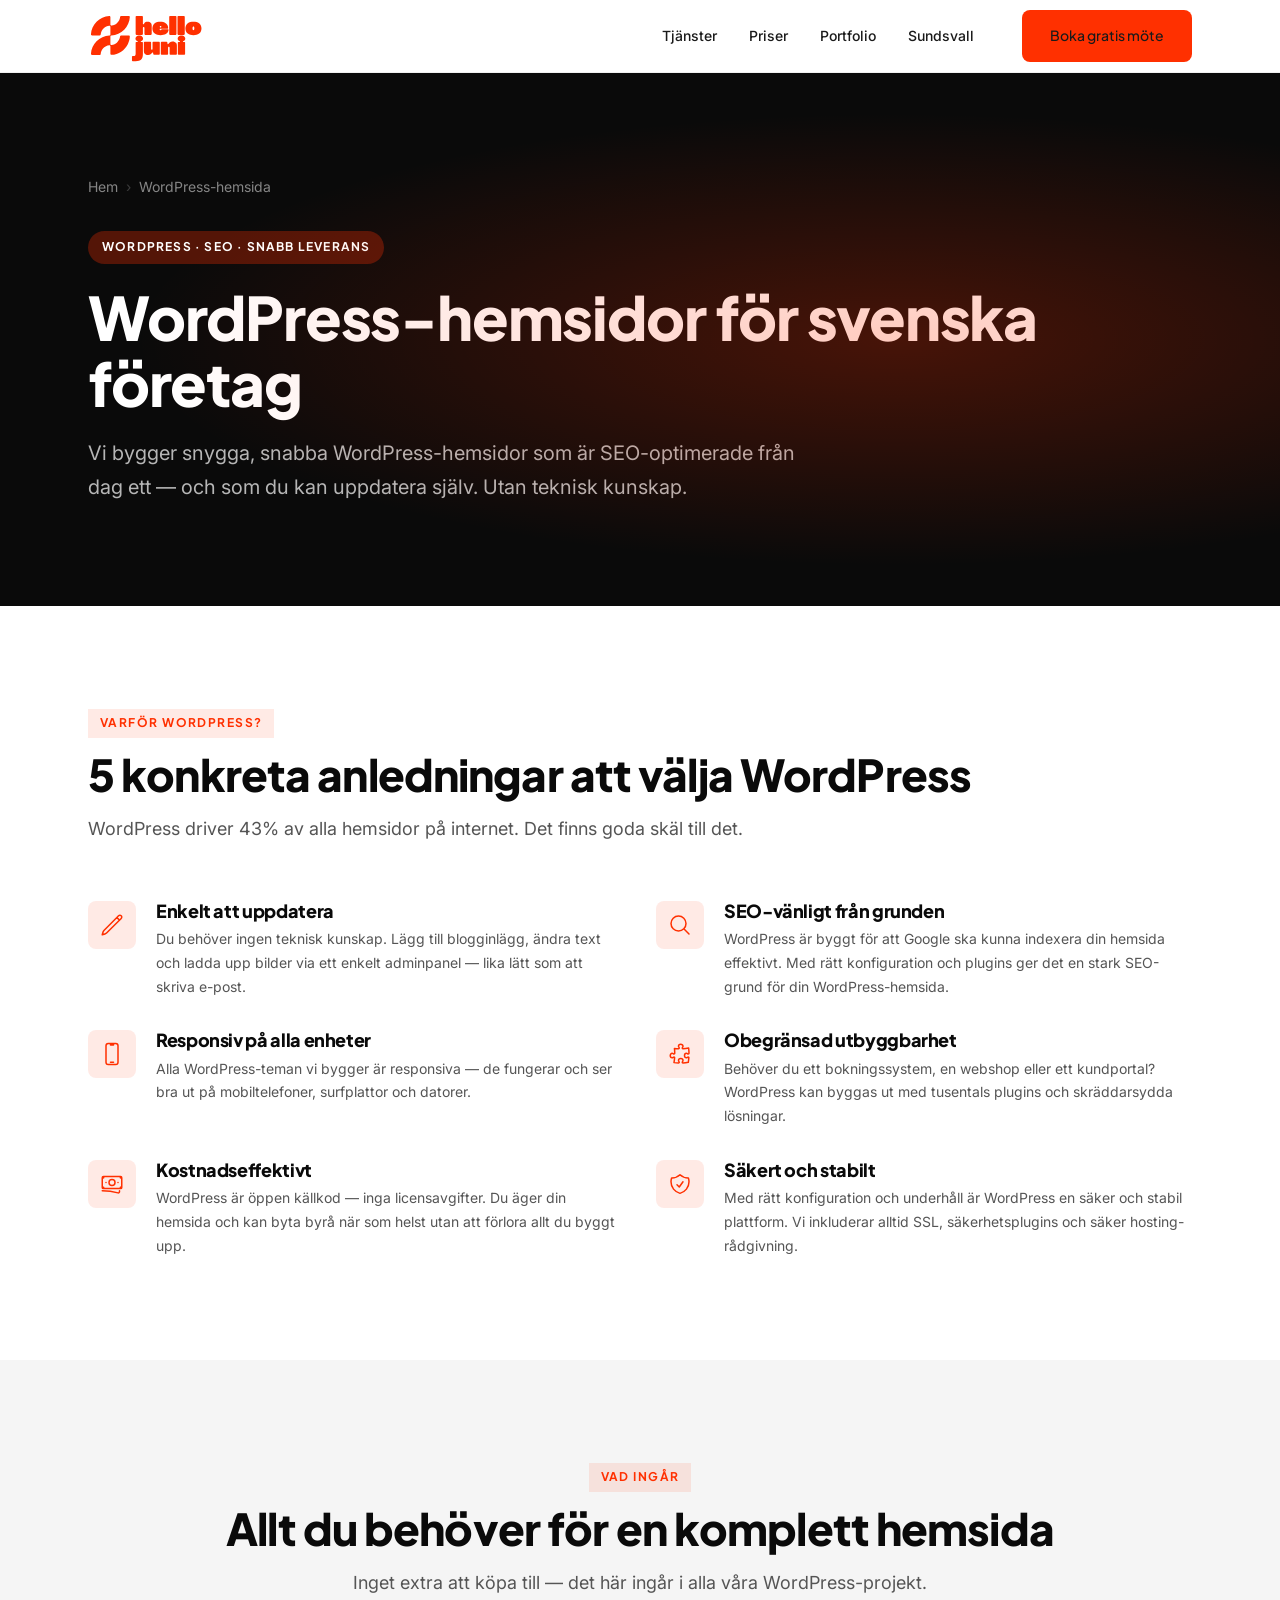
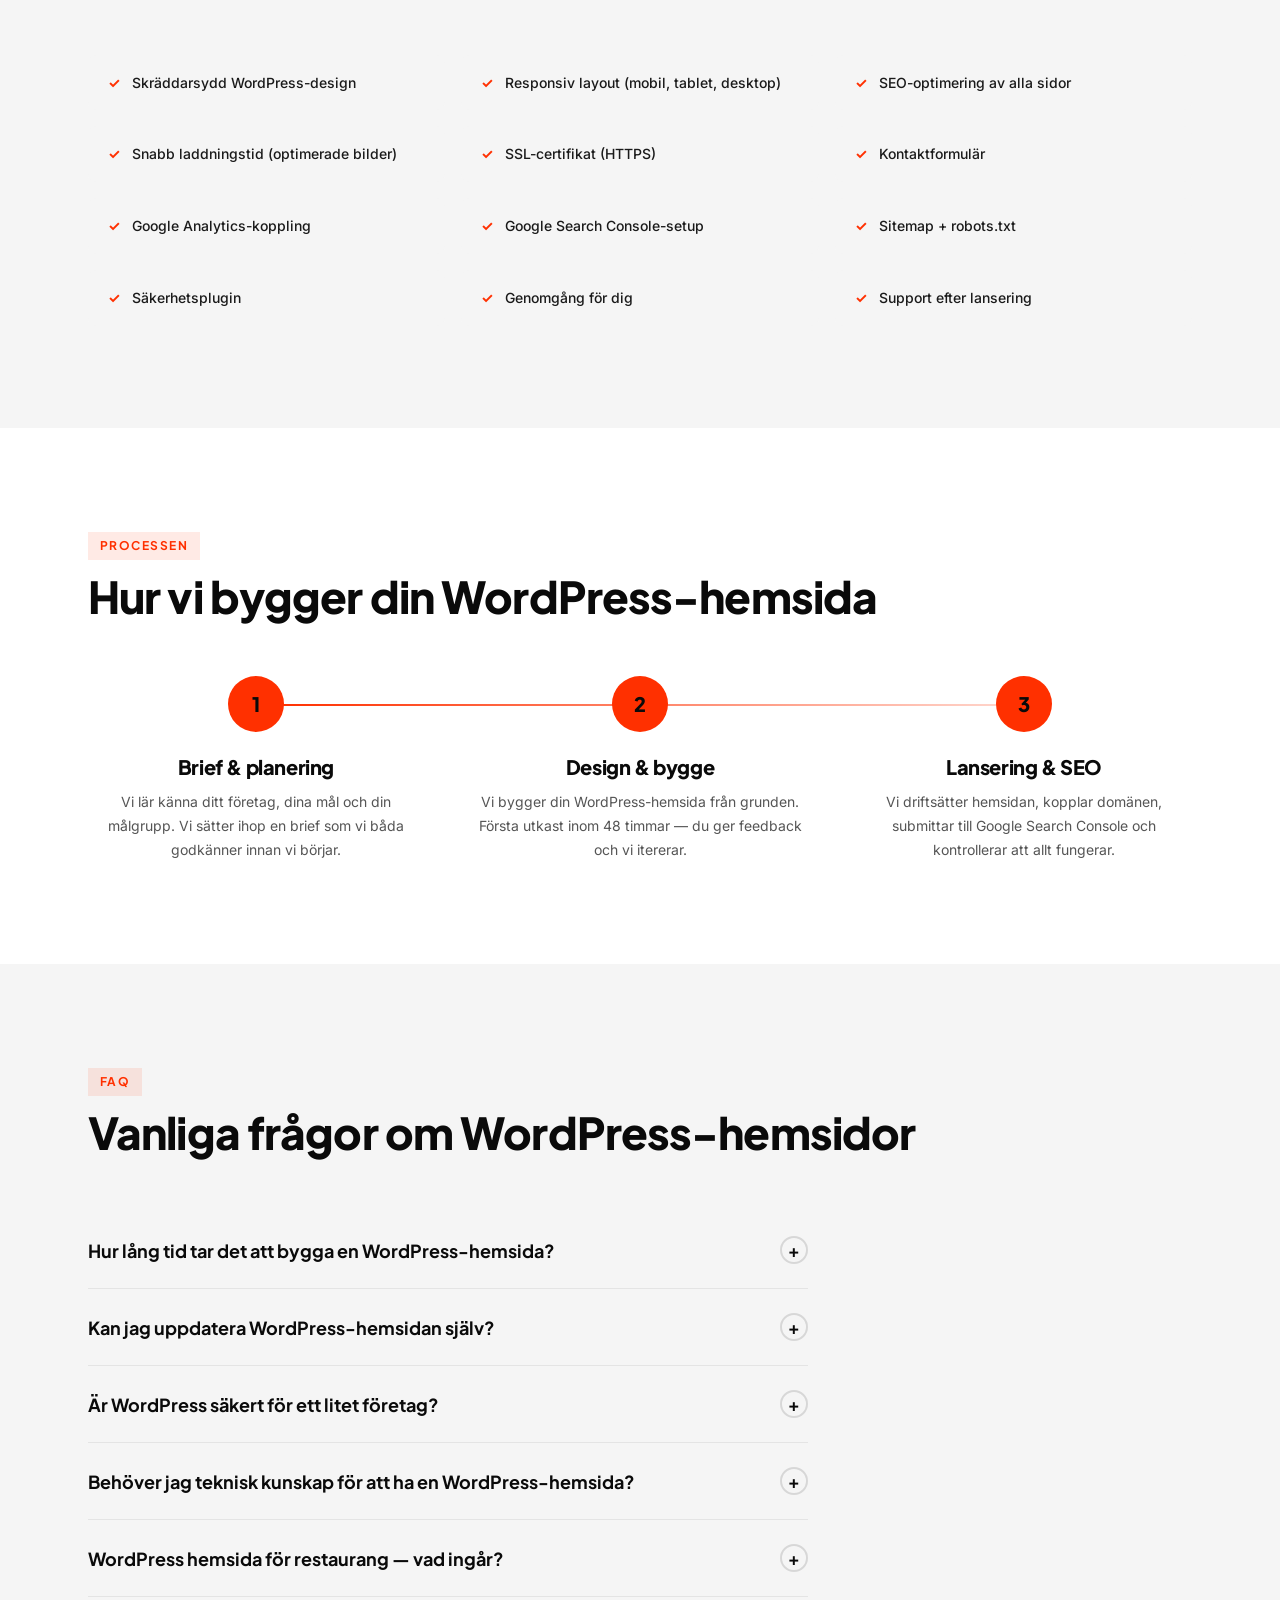
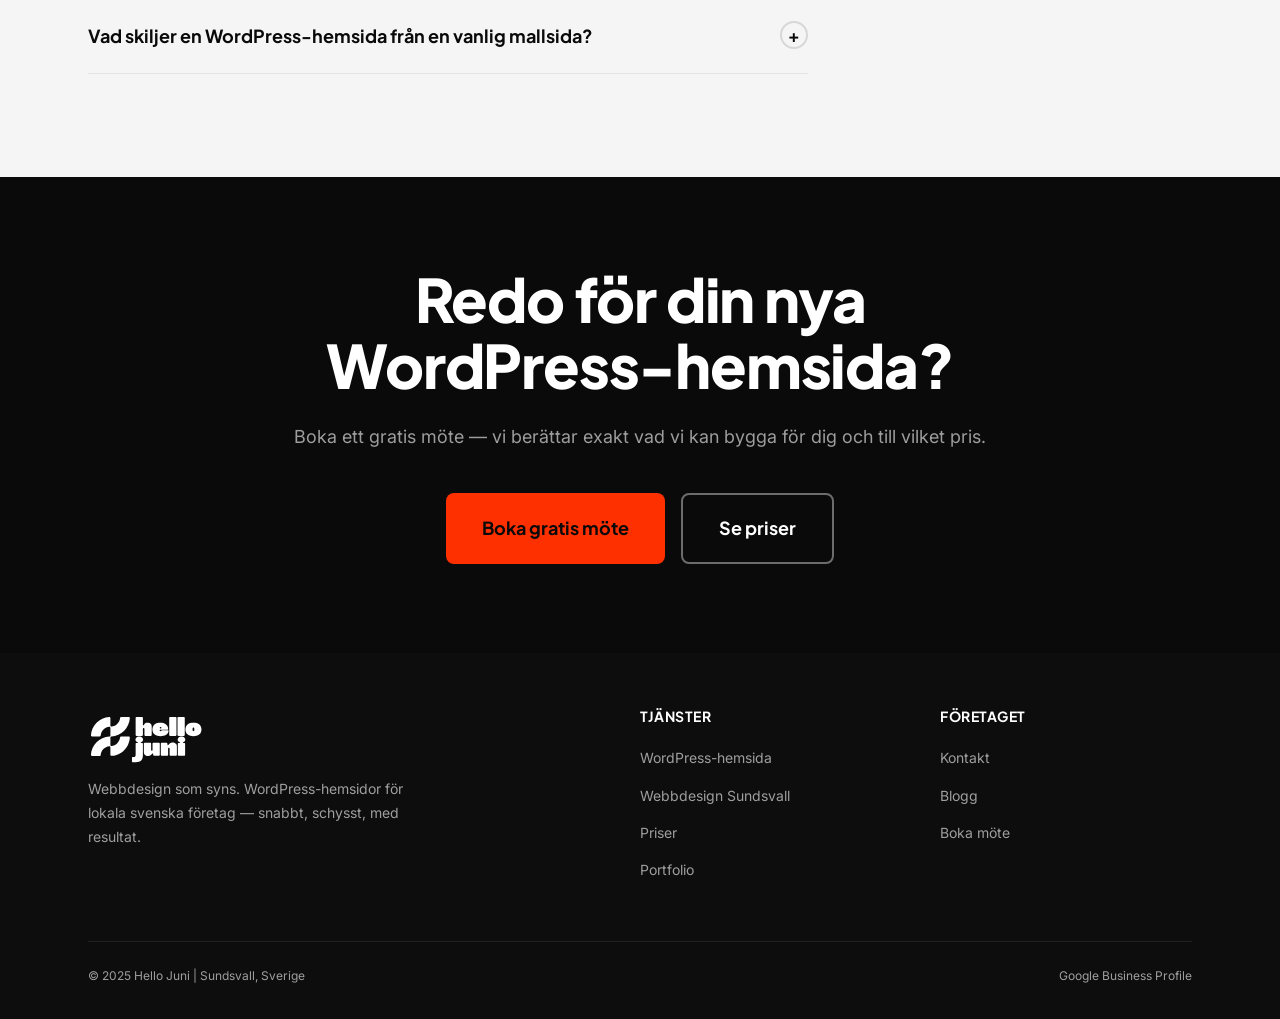
<file: wordpress-hemsida.html>
<!DOCTYPE html>
<html lang="sv">
<head>
  <meta charset="UTF-8">
  <meta name="viewport" content="width=device-width, initial-scale=1.0">
  <title>WordPress-hemsida till ditt företag – Hello Juni</title>
  <meta name="description" content="Vi bygger snygga, snabba WordPress-sidor anpassade för ditt företag. SEO-optimerade från start. Kontakta Hello Juni för offert.">
  <link rel="canonical" href="https://hellojuni.se/wordpress-hemsida.html">
  <link rel="alternate" hreflang="sv" href="https://hellojuni.se/wordpress-hemsida.html">

  <!-- Open Graph -->
  <meta property="og:title" content="WordPress-hemsida till ditt företag – Hello Juni">
  <meta property="og:description" content="Vi bygger snygga, snabba WordPress-sidor anpassade för ditt företag. SEO-optimerade från start.">
  <meta property="og:url" content="https://hellojuni.se/wordpress-hemsida.html">
  <meta property="og:type" content="website">
  <meta property="og:locale" content="sv_SE">

  <!-- Schema.org FAQPage + LocalBusiness -->
  <script type="application/ld+json">
  {
    "@context": "https://schema.org",
    "@type": "FAQPage",
    "mainEntity": [
      {
        "@type": "Question",
        "name": "Hur lång tid tar det att bygga en WordPress-hemsida?",
        "acceptedAnswer": {
          "@type": "Answer",
          "text": "För ett standardprojekt levererar vi ett första utkast inom 48 timmar. Den totala byggtiden beror på projektets omfång, men för en Business-hemsida räknar vi med 1–3 veckor från godkänd offert till publicering."
        }
      },
      {
        "@type": "Question",
        "name": "Kan jag uppdatera hemsidan själv?",
        "acceptedAnswer": {
          "@type": "Answer",
          "text": "Ja. WordPress är världens mest använda CMS och designat för att vara enkelt att använda — du behöver ingen teknisk kunskap. Vi ger dig en genomgång och tillgång till ett lättanvänt adminpanel där du kan lägga till sidor, blogginlägg och bilder."
        }
      },
      {
        "@type": "Question",
        "name": "Är WordPress säkert?",
        "acceptedAnswer": {
          "@type": "Answer",
          "text": "WordPress är säkert när det underhålls korrekt. Vi installerar säkerhetsplugins, SSL-certifikat och ger råd om hur du håller din hemsida säker. Vi inkluderar alltid säkerhetsoptimering i våra paket."
        }
      },
      {
        "@type": "Question",
        "name": "Behöver jag teknisk kunskap för att ha en WordPress-hemsida?",
        "acceptedAnswer": {
          "@type": "Answer",
          "text": "Nej. WordPress är byggt för att vara användarvänligt och du behöver inga tekniska kunskaper för att hantera ditt innehåll. Vi sköter den tekniska biten och lär dig precis vad du behöver veta för att klara dig på egen hand."
        }
      }
    ]
  }
  </script>
  <script type="application/ld+json">
  {
    "@context": "https://schema.org",
    "@type": "LocalBusiness",
    "name": "Hello Juni",
    "description": "WordPress-hemsidor för svenska småföretag.",
    "url": "https://hellojuni.se",
    "address": {
      "@type": "PostalAddress",
      "addressLocality": "Sundsvall",
      "addressCountry": "SE"
    },
    "areaServed": ["Sundsvall", "Västernorrland", "Sverige"],
    "serviceType": "WordPress-hemsida"
  }
  </script>

  <link rel="icon" href="assets/images/favi.png" type="image/png">
  <link rel="apple-touch-icon" href="assets/images/favi.png">
  <link rel="stylesheet" href="assets/css/style.css">
  <!-- Google tag (gtag.js) -->
  <script async src="https://www.googletagmanager.com/gtag/js?id=AW-449456714"></script>
  <script>
    window.dataLayer = window.dataLayer || [];
    function gtag(){dataLayer.push(arguments);}
    gtag('js', new Date());
    gtag('config', 'AW-449456714');
  </script>
</head>
<body>

  <!-- Navigation -->
  <nav class="nav" aria-label="Huvudnavigation">
    <div class="container">
      <div class="nav-inner">
        <a href="index.html" class="nav-logo" aria-label="Hello Juni – startsidan"><img src="assets/images/loggajuni.svg" alt="Hello Juni"></a>
        <ul class="nav-links" role="list">
          <li><a href="wordpress-hemsida.html">Tjänster</a></li>
          <li><a href="priser.html">Priser</a></li>
          <li><a href="portfolio.html">Portfolio</a></li>
          <li><a href="webbdesign-sundsvall.html">Sundsvall</a></li>
          <li><a href="kontakt.html" class="btn btn-primary nav-cta">Boka gratis möte</a></li>
        </ul>
        <button class="nav-hamburger" aria-label="Öppna meny" aria-expanded="false">
          <span></span><span></span><span></span>
        </button>
      </div>
    </div>
  </nav>

  <!-- Page Hero -->
  <section class="page-hero">
    <div class="container">
      <nav class="breadcrumb" aria-label="Brödsmulor">
        <a href="index.html">Hem</a>
        <span class="breadcrumb-sep">›</span>
        <span>WordPress-hemsida</span>
      </nav>
      <span class="page-hero-eyebrow">WordPress · SEO · Snabb leverans</span>
      <h1>WordPress-hemsidor för svenska företag</h1>
      <p>Vi bygger snygga, snabba WordPress-hemsidor som är SEO-optimerade från dag ett — och som du kan uppdatera själv. Utan teknisk kunskap.</p>
    </div>
  </section>

  <!-- Why WordPress -->
  <section>
    <div class="container">
      <div class="section-header animate">
        <span class="section-eyebrow">Varför WordPress?</span>
        <h2>5 konkreta anledningar att välja WordPress</h2>
        <p>WordPress driver 43% av alla hemsidor på internet. Det finns goda skäl till det.</p>
      </div>
      <div class="features-grid">
        <div class="feature-item animate">
          <div class="feature-icon"><svg xmlns="http://www.w3.org/2000/svg" width="24" height="24" fill="none" viewBox="0 0 24 24" stroke="currentColor" stroke-width="1.5" aria-hidden="true"><path stroke-linecap="round" stroke-linejoin="round" d="m16.862 4.487 1.687-1.688a1.875 1.875 0 1 1 2.652 2.652L6.832 19.82a4.5 4.5 0 0 1-1.897 1.13l-2.685.8.8-2.685a4.5 4.5 0 0 1 1.13-1.897L16.863 4.487Zm0 0L19.5 7.125"/></svg></div>
          <div>
            <h3>Enkelt att uppdatera</h3>
            <p>Du behöver ingen teknisk kunskap. Lägg till blogginlägg, ändra text och ladda upp bilder via ett enkelt adminpanel — lika lätt som att skriva e-post.</p>
          </div>
        </div>
        <div class="feature-item animate">
          <div class="feature-icon"><svg xmlns="http://www.w3.org/2000/svg" width="24" height="24" fill="none" viewBox="0 0 24 24" stroke="currentColor" stroke-width="1.5" aria-hidden="true"><path stroke-linecap="round" stroke-linejoin="round" d="m21 21-5.197-5.197m0 0A7.5 7.5 0 1 0 5.196 5.196a7.5 7.5 0 0 0 10.607 10.607Z"/></svg></div>
          <div>
            <h3>SEO-vänligt från grunden</h3>
            <p>WordPress är byggt för att Google ska kunna indexera din hemsida effektivt. Med rätt konfiguration och plugins ger det en stark SEO-grund för din WordPress-hemsida.</p>
          </div>
        </div>
        <div class="feature-item animate">
          <div class="feature-icon"><svg xmlns="http://www.w3.org/2000/svg" width="24" height="24" fill="none" viewBox="0 0 24 24" stroke="currentColor" stroke-width="1.5" aria-hidden="true"><path stroke-linecap="round" stroke-linejoin="round" d="M10.5 1.5H8.25A2.25 2.25 0 0 0 6 3.75v16.5a2.25 2.25 0 0 0 2.25 2.25h7.5A2.25 2.25 0 0 0 18 20.25V3.75a2.25 2.25 0 0 0-2.25-2.25H13.5m-3 0V3h3V1.5m-3 0h3m-3 18.75h3"/></svg></div>
          <div>
            <h3>Responsiv på alla enheter</h3>
            <p>Alla WordPress-teman vi bygger är responsiva — de fungerar och ser bra ut på mobiltelefoner, surfplattor och datorer.</p>
          </div>
        </div>
        <div class="feature-item animate">
          <div class="feature-icon"><svg xmlns="http://www.w3.org/2000/svg" width="24" height="24" fill="none" viewBox="0 0 24 24" stroke="currentColor" stroke-width="1.5" aria-hidden="true"><path stroke-linecap="round" stroke-linejoin="round" d="M14.25 6.087c0-.355.186-.676.401-.959.221-.29.349-.634.349-1.003 0-1.036-1.007-1.875-2.25-1.875s-2.25.84-2.25 1.875c0 .369.128.713.349 1.003.215.283.401.604.401.959v0a.64.64 0 0 1-.657.643 48.39 48.39 0 0 1-4.163-.3c.186 1.613.293 3.25.315 4.907a.656.656 0 0 1-.658.663v0c-.355 0-.676-.186-.959-.401a1.647 1.647 0 0 0-1.003-.349c-1.036 0-1.875 1.007-1.875 2.25s.84 2.25 1.875 2.25c.369 0 .713-.128 1.003-.349.283-.215.604-.401.959-.401v0c.31 0 .555.26.532.57a48.039 48.039 0 0 1-.642 5.056c1.518.19 3.058.309 4.616.354a.64.64 0 0 0 .657-.643v0c0-.355-.186-.676-.401-.959a1.647 1.647 0 0 1-.349-1.003c0-1.035 1.008-1.875 2.25-1.875 1.243 0 2.25.84 2.25 1.875 0 .369-.128.713-.349 1.003-.215.283-.401.604-.401.959v0c0 .333.277.599.61.58a48.1 48.1 0 0 0 5.427-.63 48.05 48.05 0 0 0 .582-4.717.532.532 0 0 0-.533-.57v0c-.355 0-.676.186-.959.401-.29.221-.634.349-1.003.349-1.035 0-1.875-1.007-1.875-2.25s.84-2.25 1.875-2.25c.37 0 .713.128 1.003.349.283.215.604.401.959.401v0a.656.656 0 0 0 .658-.663 48.422 48.422 0 0 0-.37-5.36c-1.886.342-3.81.574-5.766.689a.578.578 0 0 1-.61-.58v0Z"/></svg></div>
          <div>
            <h3>Obegränsad utbyggbarhet</h3>
            <p>Behöver du ett bokningssystem, en webshop eller ett kundportal? WordPress kan byggas ut med tusentals plugins och skräddarsydda lösningar.</p>
          </div>
        </div>
        <div class="feature-item animate">
          <div class="feature-icon"><svg xmlns="http://www.w3.org/2000/svg" width="24" height="24" fill="none" viewBox="0 0 24 24" stroke="currentColor" stroke-width="1.5" aria-hidden="true"><path stroke-linecap="round" stroke-linejoin="round" d="M2.25 18.75a60.07 60.07 0 0 1 15.797 2.101c.727.198 1.453-.342 1.453-1.096V18.75M3.75 4.5v.75A.75.75 0 0 1 3 6h-.75m0 0v-.375c0-.621.504-1.125 1.125-1.125H20.25M2.25 6v9m18-10.5v.75c0 .414.336.75.75.75h.75m-1.5-1.5h.375c.621 0 1.125.504 1.125 1.125v9.75c0 .621-.504 1.125-1.125 1.125h-.375m1.5-1.5H21a.75.75 0 0 0-.75.75v.75m0 0H3.75m0 0h-.375a1.125 1.125 0 0 1-1.125-1.125V15m1.5 1.5v-.75A.75.75 0 0 0 3 15h-.75M15 10.5a3 3 0 1 1-6 0 3 3 0 0 1 6 0Zm3 0h.008v.008H18V10.5Zm-12 0h.008v.008H6V10.5Z"/></svg></div>
          <div>
            <h3>Kostnadseffektivt</h3>
            <p>WordPress är öppen källkod — inga licensavgifter. Du äger din hemsida och kan byta byrå när som helst utan att förlora allt du byggt upp.</p>
          </div>
        </div>
        <div class="feature-item animate">
          <div class="feature-icon"><svg xmlns="http://www.w3.org/2000/svg" width="24" height="24" fill="none" viewBox="0 0 24 24" stroke="currentColor" stroke-width="1.5" aria-hidden="true"><path stroke-linecap="round" stroke-linejoin="round" d="M9 12.75 11.25 15 15 9.75m-3-7.036A11.959 11.959 0 0 1 3.598 6 11.99 11.99 0 0 0 3 9.749c0 5.592 3.824 10.29 9 11.623 5.176-1.332 9-6.03 9-11.622 0-1.31-.21-2.571-.598-3.751h-.152c-3.196 0-6.1-1.248-8.25-3.285Z"/></svg></div>
          <div>
            <h3>Säkert och stabilt</h3>
            <p>Med rätt konfiguration och underhåll är WordPress en säker och stabil plattform. Vi inkluderar alltid SSL, säkerhetsplugins och säker hosting-rådgivning.</p>
          </div>
        </div>
      </div>
    </div>
  </section>

  <!-- What's included -->
  <section style="background:var(--gray-light)">
    <div class="container">
      <div class="section-header text-center animate">
        <span class="section-eyebrow">Vad ingår</span>
        <h2>Allt du behöver för en komplett hemsida</h2>
        <p>Inget extra att köpa till — det här ingår i alla våra WordPress-projekt.</p>
      </div>
      <div class="includes-grid animate">
        <div class="include-item">Skräddarsydd WordPress-design</div>
        <div class="include-item">Responsiv layout (mobil, tablet, desktop)</div>
        <div class="include-item">SEO-optimering av alla sidor</div>
        <div class="include-item">Snabb laddningstid (optimerade bilder)</div>
        <div class="include-item">SSL-certifikat (HTTPS)</div>
        <div class="include-item">Kontaktformulär</div>
        <div class="include-item">Google Analytics-koppling</div>
        <div class="include-item">Google Search Console-setup</div>
        <div class="include-item">Sitemap + robots.txt</div>
        <div class="include-item">Säkerhetsplugin</div>
        <div class="include-item">Genomgång för dig</div>
        <div class="include-item">Support efter lansering</div>
      </div>
    </div>
  </section>

  <!-- Process -->
  <section>
    <div class="container">
      <div class="section-header animate">
        <span class="section-eyebrow">Processen</span>
        <h2>Hur vi bygger din WordPress-hemsida</h2>
      </div>
      <div class="process-steps">
        <div class="step animate">
          <div class="step-number">1</div>
          <h3>Brief &amp; planering</h3>
          <p>Vi lär känna ditt företag, dina mål och din målgrupp. Vi sätter ihop en brief som vi båda godkänner innan vi börjar.</p>
        </div>
        <div class="step animate">
          <div class="step-number">2</div>
          <h3>Design &amp; bygge</h3>
          <p>Vi bygger din WordPress-hemsida från grunden. Första utkast inom 48 timmar — du ger feedback och vi itererar.</p>
        </div>
        <div class="step animate">
          <div class="step-number">3</div>
          <h3>Lansering &amp; SEO</h3>
          <p>Vi driftsätter hemsidan, kopplar domänen, submittar till Google Search Console och kontrollerar att allt fungerar.</p>
        </div>
      </div>
    </div>
  </section>

  <!-- FAQ -->
  <section style="background:var(--gray-light)">
    <div class="container">
      <div class="section-header animate">
        <span class="section-eyebrow">FAQ</span>
        <h2>Vanliga frågor om WordPress-hemsidor</h2>
      </div>
      <div class="faq-list">
        <div class="faq-item animate">
          <button class="faq-question" aria-expanded="false">
            Hur lång tid tar det att bygga en WordPress-hemsida?
            <span class="faq-icon">+</span>
          </button>
          <div class="faq-answer" role="region">
            <div class="faq-answer-inner">
              <p>För ett standardprojekt levererar vi ett första utkast inom 48 timmar. Den totala byggtiden beror på projektets omfång — för en Business-hemsida räknar vi med 1–3 veckor från godkänd offert till publicering. Större projekt med e-handel eller avancerade funktioner tar längre tid.</p>
            </div>
          </div>
        </div>
        <div class="faq-item animate">
          <button class="faq-question" aria-expanded="false">
            Kan jag uppdatera WordPress-hemsidan själv?
            <span class="faq-icon">+</span>
          </button>
          <div class="faq-answer" role="region">
            <div class="faq-answer-inner">
              <p>Ja. WordPress är världens mest använda CMS och designat för att vara enkelt att använda — du behöver ingen teknisk kunskap. Du får en genomgång och tillgång till ett lättanvänt adminpanel där du kan lägga till sidor, blogginlägg och bilder. De flesta kunder klarar sig på egen hand efter 30 minuters introduktion.</p>
            </div>
          </div>
        </div>
        <div class="faq-item animate">
          <button class="faq-question" aria-expanded="false">
            Är WordPress säkert för ett litet företag?
            <span class="faq-icon">+</span>
          </button>
          <div class="faq-answer" role="region">
            <div class="faq-answer-inner">
              <p>WordPress är säkert när det underhålls korrekt. Vi installerar säkerhetsplugins, SSL-certifikat och ger råd om hur du håller hemsidan säker. Viktigt: WordPress ska uppdateras regelbundet — vi kan hjälpa med detta via en underhållsplan om du inte vill hålla koll på det själv.</p>
            </div>
          </div>
        </div>
        <div class="faq-item animate">
          <button class="faq-question" aria-expanded="false">
            Behöver jag teknisk kunskap för att ha en WordPress-hemsida?
            <span class="faq-icon">+</span>
          </button>
          <div class="faq-answer" role="region">
            <div class="faq-answer-inner">
              <p>Nej. WordPress är byggt för att vara användarvänligt och du behöver inga tekniska kunskaper för att hantera ditt innehåll. Vi sköter den tekniska biten och lär dig precis vad du behöver veta för att klara dig på egen hand — inklusive att lägga till text, bilder och sidor.</p>
            </div>
          </div>
        </div>
        <div class="faq-item animate">
          <button class="faq-question" aria-expanded="false">
            WordPress hemsida för restaurang — vad ingår?
            <span class="faq-icon">+</span>
          </button>
          <div class="faq-answer" role="region">
            <div class="faq-answer-inner">
              <p>För restauranger och matställen lägger vi extra fokus på: meny-sidor som är enkla att uppdatera, bokningsfunktion, Google Maps-integration, lokal SEO och snabb laddningstid på mobil (viktigt eftersom majoriteten söker från telefonen). Vi har byggat hemsidor för restauranger, kaféer och matleveranser.</p>
            </div>
          </div>
        </div>
        <div class="faq-item animate">
          <button class="faq-question" aria-expanded="false">
            Vad skiljer en WordPress-hemsida från en vanlig mallsida?
            <span class="faq-icon">+</span>
          </button>
          <div class="faq-answer" role="region">
            <div class="faq-answer-inner">
              <p>Gratis mallsidor (Wix, Squarespace) är snabba att sätta upp men begränsade i SEO, design-flexibilitet och ägarskap. En skräddarsydd WordPress-hemsida ger dig full kontroll, bättre SEO-möjligheter och du äger allt — kod, innehåll och data. Du är inte låst till en plattform eller ett abonnemang.</p>
            </div>
          </div>
        </div>
      </div>
    </div>
  </section>

  <!-- CTA Banner -->
  <section class="cta-banner">
    <div class="container">
      <h2 class="animate">Redo för din nya WordPress-hemsida?</h2>
      <p class="animate">Boka ett gratis möte — vi berättar exakt vad vi kan bygga för dig och till vilket pris.</p>
      <div class="cta-actions animate">
        <a href="kontakt.html" class="btn btn-primary btn-lg">Boka gratis möte</a>
        <a href="priser.html" class="btn btn-outline-white btn-lg">Se priser</a>
      </div>
    </div>
  </section>

  <!-- Footer -->
  <footer class="footer">
    <div class="container">
      <div class="footer-grid">
        <div class="footer-brand">
          <a href="index.html" class="nav-logo footer-logo" aria-label="Hello Juni – startsidan"><img src="assets/images/loggajuni.svg" alt="Hello Juni"></a>
          <p>Webbdesign som syns. WordPress-hemsidor för lokala svenska företag — snabbt, schysst, med resultat.</p>
        </div>
        <nav aria-label="Sidfotslänkar tjänster">
          <div class="footer-col">
            <h4>Tjänster</h4>
            <ul role="list">
              <li><a href="wordpress-hemsida.html">WordPress-hemsida</a></li>
              <li><a href="webbdesign-sundsvall.html">Webbdesign Sundsvall</a></li>
              <li><a href="priser.html">Priser</a></li>
              <li><a href="portfolio.html">Portfolio</a></li>
            </ul>
          </div>
        </nav>
        <nav aria-label="Sidfotslänkar övrigt">
          <div class="footer-col">
            <h4>Företaget</h4>
            <ul role="list">
              <li><a href="kontakt.html">Kontakt</a></li>
              <li><a href="blogg/index.html">Blogg</a></li>
              <li><a href="kontakt.html">Boka möte</a></li>
            </ul>
          </div>
        </nav>
      </div>
      <div class="footer-bottom">
        <span>© 2025 Hello Juni | Sundsvall, Sverige</span>
        <a href="https://g.page/r/PLACEHOLDER" rel="noopener">Google Business Profile</a>
      </div>
    </div>
  </footer>

  <script src="assets/js/main.js" defer></script>
</body>
</html>
</file>
<file: assets/css/style.css>
/* ============================================
   Hello Juni — style.css
   ============================================ */

@import url('https://fonts.googleapis.com/css2?family=Plus+Jakarta+Sans:wght@700;800;900&family=Inter:wght@400;500&display=swap');

/* ---- CSS Variables ---- */
:root {
  --black: #0a0a0a;
  --white: #ffffff;
  --accent: #ff3000;
  --accent-hover: #d42800;
  --gray-light: #f5f5f5;
  --gray-mid: #888888;
  --text-body: #1a1a1a;

  --text-xs: 0.75rem;
  --text-sm: 0.875rem;
  --text-base: 1rem;
  --text-lg: 1.125rem;
  --text-xl: 1.25rem;
  --text-2xl: 1.5rem;
  --text-3xl: 2rem;
  --text-4xl: 2.75rem;
  --text-5xl: 3.75rem;
  --text-6xl: 5rem;
  --text-hero: clamp(3rem, 8vw, 7rem);

  --radius: 8px;
  --radius-lg: 16px;
  --shadow: none;
  --shadow-lg: none;
  --transition: 0.3s ease;
  --max-width: 1200px;
}

/* ---- Reset ---- */
*, *::before, *::after { box-sizing: border-box; margin: 0; padding: 0; }
html { scroll-behavior: smooth; font-size: 16px; }
body {
  font-family: 'Inter', system-ui, sans-serif;
  font-size: var(--text-base);
  color: var(--text-body);
  background: var(--white);
  line-height: 1.7;
  -webkit-font-smoothing: antialiased;
}
img { max-width: 100%; height: auto; display: block; }
a { color: inherit; text-decoration: none; }
ul { list-style: none; }

/* ---- Typography ---- */
h1, h2, h3, h4 {
  font-family: 'Plus Jakarta Sans', sans-serif;
  font-weight: 800;
  line-height: 1.1;
  letter-spacing: -0.02em;
  color: var(--black);
}
h1 { font-size: var(--text-hero); }
h2 { font-size: var(--text-4xl); }
h3 { font-size: var(--text-2xl); }
p { max-width: 65ch; }

/* ---- Layout ---- */
.container {
  max-width: var(--max-width);
  margin: 0 auto;
  padding: 0 clamp(1.25rem, 5vw, 3rem);
}
section { padding: clamp(4rem, 8vw, 7rem) 0; }

/* ---- Buttons ---- */
.btn {
  display: inline-flex;
  align-items: center;
  gap: 0.5rem;
  padding: 0.875rem 1.75rem;
  border-radius: var(--radius);
  font-family: 'Plus Jakarta Sans', sans-serif;
  font-size: var(--text-base);
  font-weight: 700;
  cursor: pointer;
  border: none;
  transition: background var(--transition), transform var(--transition);
  white-space: nowrap;
  text-decoration: none;
}
.btn-primary {
  background: var(--accent);
  color: var(--black);
}
.btn-primary:hover {
  background: var(--accent-hover);
  transform: translateY(-2px);
  
}
.btn-secondary {
  background: transparent;
  color: var(--black);
  border: 2px solid var(--black);
}
.btn-secondary:hover {
  background: var(--black);
  color: var(--white);
  transform: translateY(-2px);
}
.btn-outline-white {
  background: transparent;
  color: var(--white);
  border: 2px solid rgba(255,255,255,0.4);
}
.btn-outline-white:hover {
  border-color: var(--white);
  background: rgba(255,255,255,0.1);
}
.btn-lg { padding: 1.125rem 2.25rem; font-size: var(--text-lg); }

/* ---- Navigation ---- */
.nav {
  position: sticky;
  top: 0;
  z-index: 100;
  background: rgba(255,255,255,0.95);
  backdrop-filter: blur(12px);
  -webkit-backdrop-filter: blur(12px);
  border-bottom: 1px solid rgba(0,0,0,0.06);
  
}
.nav.scrolled {  }
.nav-inner {
  display: flex;
  align-items: center;
  justify-content: space-between;
  height: 72px;
}
.nav-logo {
  display: inline-flex;
  align-items: center;
  line-height: 1;
}
.nav-logo img {
  height: 56px;
  width: auto;
  display: block;
}
.footer-logo img {
  filter: brightness(0) invert(1);
}
.nav-links {
  display: flex;
  align-items: center;
  gap: 2rem;
}
.nav-links a {
  font-size: var(--text-sm);
  font-weight: 500;
  color: var(--text-body);
  transition: color var(--transition);
}
.nav-links a:hover { color: var(--black); text-decoration: underline; text-underline-offset: 3px; }
.nav-cta { margin-left: 1rem; }
.nav-hamburger {
  display: none;
  flex-direction: column;
  gap: 5px;
  cursor: pointer;
  padding: 4px;
  background: none;
  border: none;
}
.nav-hamburger span {
  display: block;
  width: 24px;
  height: 2px;
  background: var(--black);
  transition: transform var(--transition), opacity var(--transition);
}

/* Mobile nav */
@media (max-width: 768px) {
  .nav-links { display: none; position: absolute; top: 72px; left: 0; right: 0; background: var(--white); flex-direction: column; padding: 1.5rem 2rem; gap: 1.25rem; border-bottom: 1px solid rgba(0,0,0,0.06); box-shadow: var(--shadow); }
  .nav-links.open { display: flex; }
  .nav-hamburger { display: flex; }
  .nav-cta { display: none; }
}

/* ---- Hero ---- */
.hero {
  padding: clamp(5rem, 10vw, 9rem) 0 clamp(4rem, 8vw, 7rem);
  overflow: hidden;
  position: relative;
}
.hero .container { max-width: 1400px; }
.hero-grid {
  display: grid;
  grid-template-columns: 1.25fr 1fr;
  gap: 4rem;
  align-items: center;
}
.hero-eyebrow {
  display: inline-flex;
  align-items: center;
  gap: 0.5rem;
  background: rgba(255,48,0,0.1);
  color: var(--accent);
  font-size: var(--text-sm);
  font-weight: 700;
  font-family: 'Plus Jakarta Sans', sans-serif;
  padding: 0.375rem 0.875rem;
  margin-bottom: 1.5rem;
  letter-spacing: 0.03em;
  text-transform: uppercase;
}
.hero h1 {
  margin-bottom: 1.5rem;
  font-weight: 900;
}
.hero-lead {
  font-size: var(--text-xl);
  color: #444;
  margin-bottom: 2.5rem;
  max-width: 52ch;
  line-height: 1.6;
}
.hero-actions {
  display: flex;
  gap: 1rem;
  flex-wrap: wrap;
}
.hero-image-wrap {
  position: relative;
}
.hero-image-wrap img {
  border-radius: var(--radius-lg);
  box-shadow: var(--shadow-lg);
  width: 100%;
  aspect-ratio: 4/3;
  object-fit: cover;
  background: var(--gray-light);
}
.hero-image-badge {
  position: absolute;
  bottom: -1.25rem;
  left: -1.25rem;
  background: var(--white);
  border-radius: var(--radius);
  padding: 1rem 1.25rem;
  box-shadow: var(--shadow-lg);
  display: flex;
  align-items: center;
  gap: 0.75rem;
}
.hero-image-badge .badge-icon {
  width: 40px;
  height: 40px;
  background: rgba(255,48,0,0.12);
  border-radius: 50%;
  display: flex;
  align-items: center;
  justify-content: center;
  font-size: 1.2rem;
}
.hero-image-badge .badge-text strong {
  display: block;
  font-family: 'Plus Jakarta Sans', sans-serif;
  font-weight: 800;
  font-size: var(--text-sm);
  color: var(--black);
}
.hero-image-badge .badge-text span { font-size: var(--text-xs); color: var(--gray-mid); }

@media (max-width: 900px) {
  .hero-grid { grid-template-columns: 1fr; gap: 3rem; }
  .hero-image-wrap { max-width: 500px; }
  .hero-image-badge { left: 0.5rem; }
}

/* ---- Stats ---- */
.stats { background: var(--black); padding: 4rem 0; }
.stats-grid {
  display: grid;
  grid-template-columns: repeat(3, 1fr);
  gap: 2rem;
  text-align: center;
}
.stat-number {
  font-family: 'Plus Jakarta Sans', sans-serif;
  font-weight: 900;
  font-size: var(--text-5xl);
  color: var(--white);
  line-height: 1;
  display: block;
}
.stat-label {
  font-size: var(--text-sm);
  color: rgba(255,255,255,0.55);
  margin-top: 0.5rem;
  text-transform: uppercase;
  letter-spacing: 0.08em;
  font-weight: 500;
  display: block;
}
@media (max-width: 600px) {
  .stats-grid { grid-template-columns: 1fr; gap: 2.5rem; }
}

/* ---- Section header ---- */
.section-header { margin-bottom: 3.5rem; }
.section-eyebrow {
  display: inline-block;
  font-size: var(--text-xs);
  font-weight: 700;
  font-family: 'Plus Jakarta Sans', sans-serif;
  background: rgba(255,48,0,0.1);
  color: var(--accent);
  letter-spacing: 0.12em;
  text-transform: uppercase;
  padding: 0.25rem 0.75rem;
  margin-bottom: 0.75rem;
}
.section-header h2 { margin-bottom: 1rem; }
.section-header p { font-size: var(--text-lg); color: #555; }

/* ---- Services ---- */
.services-grid {
  display: grid;
  grid-template-columns: repeat(3, 1fr);
  gap: 2rem;
}
.service-card {
  background: var(--white);
  border: 1px solid rgba(0,0,0,0.07);
  border-radius: var(--radius-lg);
  padding: 2.5rem;
  transition: transform var(--transition), border-color var(--transition);
  position: relative;
  overflow: hidden;
}
.service-card::before {
  content: '';
  position: absolute;
  top: 0; left: 0; right: 0;
  height: 3px;
  background: var(--accent);
  transform: scaleX(0);
  transform-origin: left;
  transition: transform var(--transition);
}
.service-card:hover { box-shadow: var(--shadow-lg); transform: translateY(-4px); border-color: rgba(255,48,0,0.2); }
.service-card:hover::before { transform: scaleX(1); }
.service-icon {
  width: 52px;
  height: 52px;
  background: rgba(255,48,0,0.1);
  border-radius: var(--radius);
  display: flex;
  align-items: center;
  justify-content: center;
  font-size: 1.5rem;
  margin-bottom: 1.5rem;
}
.service-card h3 { margin-bottom: 0.75rem; font-size: var(--text-xl); }
.service-card p { color: #555; font-size: var(--text-sm); max-width: none; margin-bottom: 1.5rem; }
.service-link {
  font-family: 'Plus Jakarta Sans', sans-serif;
  font-weight: 700;
  font-size: var(--text-sm);
  color: var(--black);
  display: inline-flex;
  align-items: center;
  gap: 0.4rem;
  transition: gap var(--transition);
  text-decoration: underline;
  text-underline-offset: 3px;
}
.service-link:hover { gap: 0.7rem; }
.services-grid-4 { grid-template-columns: repeat(4, 1fr); }
@media (max-width: 1100px) { .services-grid-4 { grid-template-columns: 1fr 1fr; } }
@media (max-width: 900px) { .services-grid { grid-template-columns: 1fr; max-width: 480px; } }
@media (min-width: 600px) and (max-width: 900px) { .services-grid { grid-template-columns: 1fr 1fr; max-width: none; } }

/* ---- Process ---- */
.process { background: var(--gray-light); }
.process-steps {
  display: grid;
  grid-template-columns: repeat(3, 1fr);
  gap: 3rem;
  position: relative;
}
.process-steps::before {
  content: '';
  position: absolute;
  top: 28px;
  left: calc(16.67%);
  right: calc(16.67%);
  height: 2px;
  background: linear-gradient(90deg, var(--accent), rgba(255,48,0,0.2));
}
.step-number {
  width: 56px;
  height: 56px;
  background: var(--accent);
  color: var(--black);
  margin-left: auto;
  margin-right: auto;
  font-family: 'Plus Jakarta Sans', sans-serif;
  font-weight: 900;
  font-size: var(--text-xl);
  border-radius: 50%;
  display: flex;
  align-items: center;
  justify-content: center;
  margin-bottom: 1.5rem;
  position: relative;
  z-index: 1;
}
.step { text-align: center; }
.step h3 { margin-bottom: 0.75rem; font-size: var(--text-xl); }
.step p { color: #555; font-size: var(--text-sm); max-width: none; }
@media (max-width: 768px) {
  .process-steps { grid-template-columns: 1fr; gap: 2.5rem; }
  .process-steps::before { display: none; }
}

/* ---- About ---- */
.about-grid {
  display: grid;
  grid-template-columns: 1fr 1fr;
  gap: 5rem;
  align-items: center;
}
.about-image {
  border-radius: var(--radius-lg);
  aspect-ratio: 3/4;
  object-fit: cover;
  background: var(--gray-light);
  width: 100%;
}
.about-content h2 { margin-bottom: 1.5rem; }
.about-content p { color: #555; margin-bottom: 1.5rem; }
.about-tags {
  display: flex;
  flex-wrap: wrap;
  gap: 0.5rem;
  margin-top: 2rem;
}
.tag {
  background: var(--gray-light);
  padding: 0.375rem 0.875rem;
  border-radius: 999px;
  font-size: var(--text-xs);
  font-weight: 700;
  font-family: 'Plus Jakarta Sans', sans-serif;
  color: var(--text-body);
  letter-spacing: 0.02em;
}
@media (max-width: 900px) {
  .about-grid { grid-template-columns: 1fr; }
  .about-image { max-width: 360px; aspect-ratio: 1; }
}

/* ---- CTA Banner ---- */
.cta-banner {
  background: var(--black);
  padding: clamp(4rem, 7vw, 6rem) 0;
  text-align: center;
}
.cta-banner h2 {
  color: var(--white);
  font-size: var(--text-5xl);
  max-width: 16ch;
  margin: 0 auto 1.5rem;
}
.cta-banner p { color: rgba(255,255,255,0.6); font-size: var(--text-lg); margin: 0 auto 2.5rem; }
.cta-actions { display: flex; gap: 1rem; justify-content: center; flex-wrap: wrap; }
@media (max-width: 600px) {
  .cta-banner h2 { font-size: var(--text-3xl); }
}

/* ---- Footer ---- */
.footer {
  background: #0d0d0d;
  color: rgba(255,255,255,0.6);
  padding: 3.5rem 0 2rem;
}
.footer-grid {
  display: grid;
  grid-template-columns: 2fr 1fr 1fr;
  gap: 3rem;
  margin-bottom: 3rem;
}
.footer-brand .nav-logo { color: var(--white); display: block; margin-bottom: 0.75rem; }
.footer-brand p { font-size: var(--text-sm); max-width: 36ch; }
.footer-col h4 {
  font-family: 'Plus Jakarta Sans', sans-serif;
  font-weight: 700;
  font-size: var(--text-sm);
  color: var(--white);
  margin-bottom: 1.25rem;
  letter-spacing: 0.04em;
  text-transform: uppercase;
}
.footer-col ul li { margin-bottom: 0.625rem; }
.footer-col ul li a { font-size: var(--text-sm); transition: color var(--transition); }
.footer-col ul li a:hover { color: var(--white); }
.footer-bottom {
  border-top: 1px solid rgba(255,255,255,0.08);
  padding-top: 1.5rem;
  display: flex;
  justify-content: space-between;
  align-items: center;
  font-size: var(--text-xs);
  flex-wrap: wrap;
  gap: 0.75rem;
}
.footer-bottom a { transition: color var(--transition); }
.footer-bottom a:hover { color: var(--white); }
@media (max-width: 768px) {
  .footer-grid { grid-template-columns: 1fr; gap: 2rem; }
}

/* ---- Page Hero (inner pages) ---- */
.page-hero {
  background: var(--black);
  color: var(--white);
  padding: clamp(4.5rem, 8vw, 7rem) 0;
  position: relative;
  overflow: hidden;
}
.page-hero::before {
  content: '';
  position: absolute;
  inset: 0;
  background: radial-gradient(ellipse at 70% 50%, rgba(255,48,0,0.25) 0%, transparent 60%);
  pointer-events: none;
}
.page-hero-eyebrow {
  display: inline-block;
  background: rgba(255,48,0,0.3);
  color: var(--white);
  font-size: var(--text-xs);
  font-weight: 700;
  font-family: 'Plus Jakarta Sans', sans-serif;
  letter-spacing: 0.1em;
  text-transform: uppercase;
  padding: 0.375rem 0.875rem;
  border-radius: 999px;
  margin-bottom: 1.25rem;
}
.page-hero h1 { color: var(--white); margin-bottom: 1.25rem; font-size: var(--text-5xl); }
.page-hero p { color: rgba(255,255,255,0.7); font-size: var(--text-xl); max-width: 55ch; }
@media (max-width: 600px) {
  .page-hero h1 { font-size: var(--text-4xl); }
}

/* ---- Cards generic ---- */
.card {
  background: var(--white);
  border: 1px solid rgba(0,0,0,0.07);
  border-radius: var(--radius-lg);
  padding: 2rem;
}

/* ---- Pricing ---- */
.pricing-grid {
  display: grid;
  grid-template-columns: repeat(3, 1fr);
  gap: 2rem;
  align-items: start;
}
.price-card {
  background: var(--white);
  border: 1px solid rgba(0,0,0,0.08);
  border-radius: var(--radius-lg);
  padding: 2.5rem;
  position: relative;
  transition: transform var(--transition);
}
.price-card:hover { box-shadow: var(--shadow-lg); transform: translateY(-4px); }
.price-card.featured {
  background: var(--black);
  border-color: var(--black);
  transform: scale(1.02);
}
.price-card.featured:hover { transform: scale(1.02) translateY(-4px); }
.price-badge {
  display: inline-block;
  background: var(--accent);
  color: var(--black);
  font-size: var(--text-xs);
  font-weight: 700;
  font-family: 'Plus Jakarta Sans', sans-serif;
  letter-spacing: 0.06em;
  text-transform: uppercase;
  padding: 0.25rem 0.75rem;
  border-radius: 999px;
  margin-bottom: 1.5rem;
}
.price-card h3 { font-size: var(--text-2xl); margin-bottom: 0.5rem; }
.price-card.featured h3 { color: var(--white); }
.price-amount {
  font-family: 'Plus Jakarta Sans', sans-serif;
  font-weight: 900;
  font-size: var(--text-5xl);
  color: var(--black);
  line-height: 1;
  margin: 1rem 0 0.25rem;
}
.price-card.featured .price-amount { color: var(--white); }
.price-amount-note { font-size: var(--text-sm); color: var(--gray-mid); margin-bottom: 1.75rem; }
.price-card.featured .price-amount-note { color: rgba(255,255,255,0.5); }
.price-features { list-style: none; margin-bottom: 2rem; }
.price-features li {
  display: flex;
  gap: 0.75rem;
  align-items: flex-start;
  font-size: var(--text-sm);
  padding: 0.5rem 0;
  border-bottom: 1px solid rgba(0,0,0,0.05);
  color: #444;
}
.price-card.featured .price-features li { color: rgba(255,255,255,0.75); border-bottom-color: rgba(255,255,255,0.08); }
.price-features li::before { content: '✓'; color: var(--accent); font-weight: 700; flex-shrink: 0; }
.price-desc { font-size: var(--text-sm); color: #666; margin-bottom: 1.5rem; max-width: none; }
.price-card.featured .price-desc { color: rgba(255,255,255,0.6); }
@media (max-width: 900px) {
  .pricing-grid { grid-template-columns: 1fr; max-width: 440px; }
  .price-card.featured { transform: none; }
}

/* ---- FAQ ---- */
.faq-list { max-width: 720px; }
.faq-item {
  border-bottom: 1px solid rgba(0,0,0,0.07);
}
.faq-question {
  width: 100%;
  background: none;
  border: none;
  display: flex;
  justify-content: space-between;
  align-items: center;
  padding: 1.5rem 0;
  font-family: 'Plus Jakarta Sans', sans-serif;
  font-weight: 700;
  font-size: var(--text-lg);
  color: var(--black);
  cursor: pointer;
  text-align: left;
  gap: 1rem;
  transition: color var(--transition);
}
.faq-question:hover { color: var(--black); }
.faq-icon {
  width: 28px;
  height: 28px;
  border-radius: 50%;
  border: 2px solid rgba(0,0,0,0.12);
  display: flex;
  align-items: center;
  justify-content: center;
  flex-shrink: 0;
  transition: transform var(--transition), border-color var(--transition), background var(--transition);
  font-size: 1.1rem;
  line-height: 1;
}
.faq-item.open .faq-icon {
  transform: rotate(45deg);
  background: var(--accent);
  border-color: var(--accent);
  color: var(--black);
}
.faq-answer {
  max-height: 0;
  overflow: hidden;
  transition: max-height 0.35s ease;
}
.faq-answer-inner { padding-bottom: 1.5rem; color: #555; font-size: var(--text-base); }

/* ---- Contact form ---- */
.contact-grid {
  display: grid;
  grid-template-columns: 1fr 1.4fr;
  gap: 5rem;
  align-items: start;
}
.contact-info h2 { margin-bottom: 1.5rem; }
.contact-info p { color: #555; margin-bottom: 2rem; }
.contact-detail {
  display: flex;
  align-items: flex-start;
  gap: 1rem;
  margin-bottom: 1.25rem;
}
.contact-detail-icon {
  width: 44px;
  height: 44px;
  background: rgba(255,48,0,0.1);
  border-radius: var(--radius);
  display: flex;
  align-items: center;
  justify-content: center;
  font-size: 1.1rem;
  flex-shrink: 0;
}
.contact-detail-text strong { display: block; font-family: 'Plus Jakarta Sans', sans-serif; font-size: var(--text-sm); margin-bottom: 0.2rem; }
.contact-detail-text span { font-size: var(--text-sm); color: #555; }
.form-wrap {
  background: var(--white);
  border: 1px solid rgba(0,0,0,0.07);
  border-radius: var(--radius-lg);
  padding: 2.5rem;

}
.form-row { margin-bottom: 1.25rem; }
.form-row label {
  display: block;
  font-family: 'Plus Jakarta Sans', sans-serif;
  font-weight: 700;
  font-size: var(--text-sm);
  color: var(--black);
  margin-bottom: 0.5rem;
}
.form-row input,
.form-row textarea {
  width: 100%;
  padding: 0.875rem 1rem;
  border: 1.5px solid rgba(0,0,0,0.1);
  border-radius: var(--radius);
  font-family: 'Inter', sans-serif;
  font-size: var(--text-base);
  color: var(--text-body);
  background: var(--white);
  transition: border-color var(--transition);
  -webkit-appearance: none;
}
.form-row input:focus,
.form-row textarea:focus {
  outline: none;
  border-color: var(--accent);
  
}
.form-row textarea { min-height: 130px; resize: vertical; }
.form-row-cols { display: grid; grid-template-columns: 1fr 1fr; gap: 1rem; }
@media (max-width: 900px) {
  .contact-grid { grid-template-columns: 1fr; gap: 3rem; }
  .form-row-cols { grid-template-columns: 1fr; }
}

/* ---- Features list ---- */
.features-grid {
  display: grid;
  grid-template-columns: repeat(2, 1fr);
  gap: 2rem;
}
.feature-item {
  display: flex;
  gap: 1.25rem;
  align-items: flex-start;
}
.feature-icon {
  width: 48px;
  height: 48px;
  background: rgba(255,48,0,0.1);
  border-radius: var(--radius);
  display: flex;
  align-items: center;
  justify-content: center;
  font-size: 1.3rem;
  flex-shrink: 0;
}
.service-icon svg,
.feature-icon svg,
.badge-icon svg,
.contact-detail-icon svg,
.placeholder-icon svg { color: var(--accent); }
.feature-item h3 { font-size: var(--text-lg); margin-bottom: 0.4rem; }
.feature-item p { font-size: var(--text-sm); color: #555; max-width: none; }
@media (max-width: 700px) { .features-grid { grid-template-columns: 1fr; } }

/* ---- Includes list ---- */
.includes-grid {
  display: grid;
  grid-template-columns: repeat(3, 1fr);
  gap: 1rem;
}
.include-item {
  display: flex;
  align-items: center;
  gap: 0.75rem;
  background: var(--gray-light);
  border-radius: var(--radius);
  padding: 1rem 1.25rem;
  font-size: var(--text-sm);
  font-weight: 500;
}
.include-item::before { content: '✓'; color: var(--accent); font-weight: 700; flex-shrink: 0; }
@media (max-width: 768px) { .includes-grid { grid-template-columns: 1fr 1fr; } }
@media (max-width: 480px) { .includes-grid { grid-template-columns: 1fr; } }

/* ---- Portfolio ---- */
.portfolio-placeholder {
  text-align: center;
  padding: 6rem 2rem;
  background: var(--gray-light);
  border-radius: var(--radius-lg);
  max-width: 600px;
  margin: 0 auto;
}
.portfolio-placeholder .placeholder-icon { font-size: 4rem; margin-bottom: 1.5rem; }
.portfolio-placeholder h2 { margin-bottom: 1rem; font-size: var(--text-3xl); }
.portfolio-placeholder p { color: #555; margin: 0 auto; }

/* ---- 404 ---- */
.not-found {
  min-height: 80vh;
  display: flex;
  align-items: center;
  justify-content: center;
  text-align: center;
}
.not-found-number {
  font-family: 'Plus Jakarta Sans', sans-serif;
  font-weight: 900;
  font-size: clamp(6rem, 20vw, 12rem);
  color: rgba(0,0,0,0.06);
  line-height: 1;
  display: block;
}
.not-found h1 { font-size: var(--text-4xl); margin-bottom: 1rem; }
.not-found p { color: #555; font-size: var(--text-lg); margin: 0 auto 2.5rem; }

/* ---- Breadcrumb ---- */
.breadcrumb {
  display: flex;
  align-items: center;
  gap: 0.5rem;
  font-size: var(--text-sm);
  color: rgba(255,255,255,0.5);
  margin-bottom: 2rem;
}
.breadcrumb a { color: rgba(255,255,255,0.5); transition: color var(--transition); }
.breadcrumb a:hover { color: var(--white); }
.breadcrumb-sep { opacity: 0.4; }

/* ---- Animations ---- */
.animate {
  opacity: 0;
  transform: translateY(28px);
  transition: opacity 0.6s ease, transform 0.6s ease;
}
.animate.visible {
  opacity: 1;
  transform: translateY(0);
}
.animate:nth-child(2) { transition-delay: 0.1s; }
.animate:nth-child(3) { transition-delay: 0.2s; }
.animate:nth-child(4) { transition-delay: 0.3s; }
.animate:nth-child(5) { transition-delay: 0.4s; }
.animate-fade {
  opacity: 0;
  transition: opacity 0.7s ease;
}
.animate-fade.visible { opacity: 1; }

@media (prefers-reduced-motion: reduce) {
  .animate, .animate-fade {
    transition: none;
    opacity: 1;
    transform: none;
  }
}

/* ---- Utility ---- */
.text-center { text-align: center; }
.text-center p { margin-left: auto; margin-right: auto; }
.mt-1 { margin-top: 0.5rem; }
.mt-2 { margin-top: 1rem; }
.mt-3 { margin-top: 1.5rem; }
.mt-4 { margin-top: 2rem; }
.accent { color: var(--accent); }
</file>
